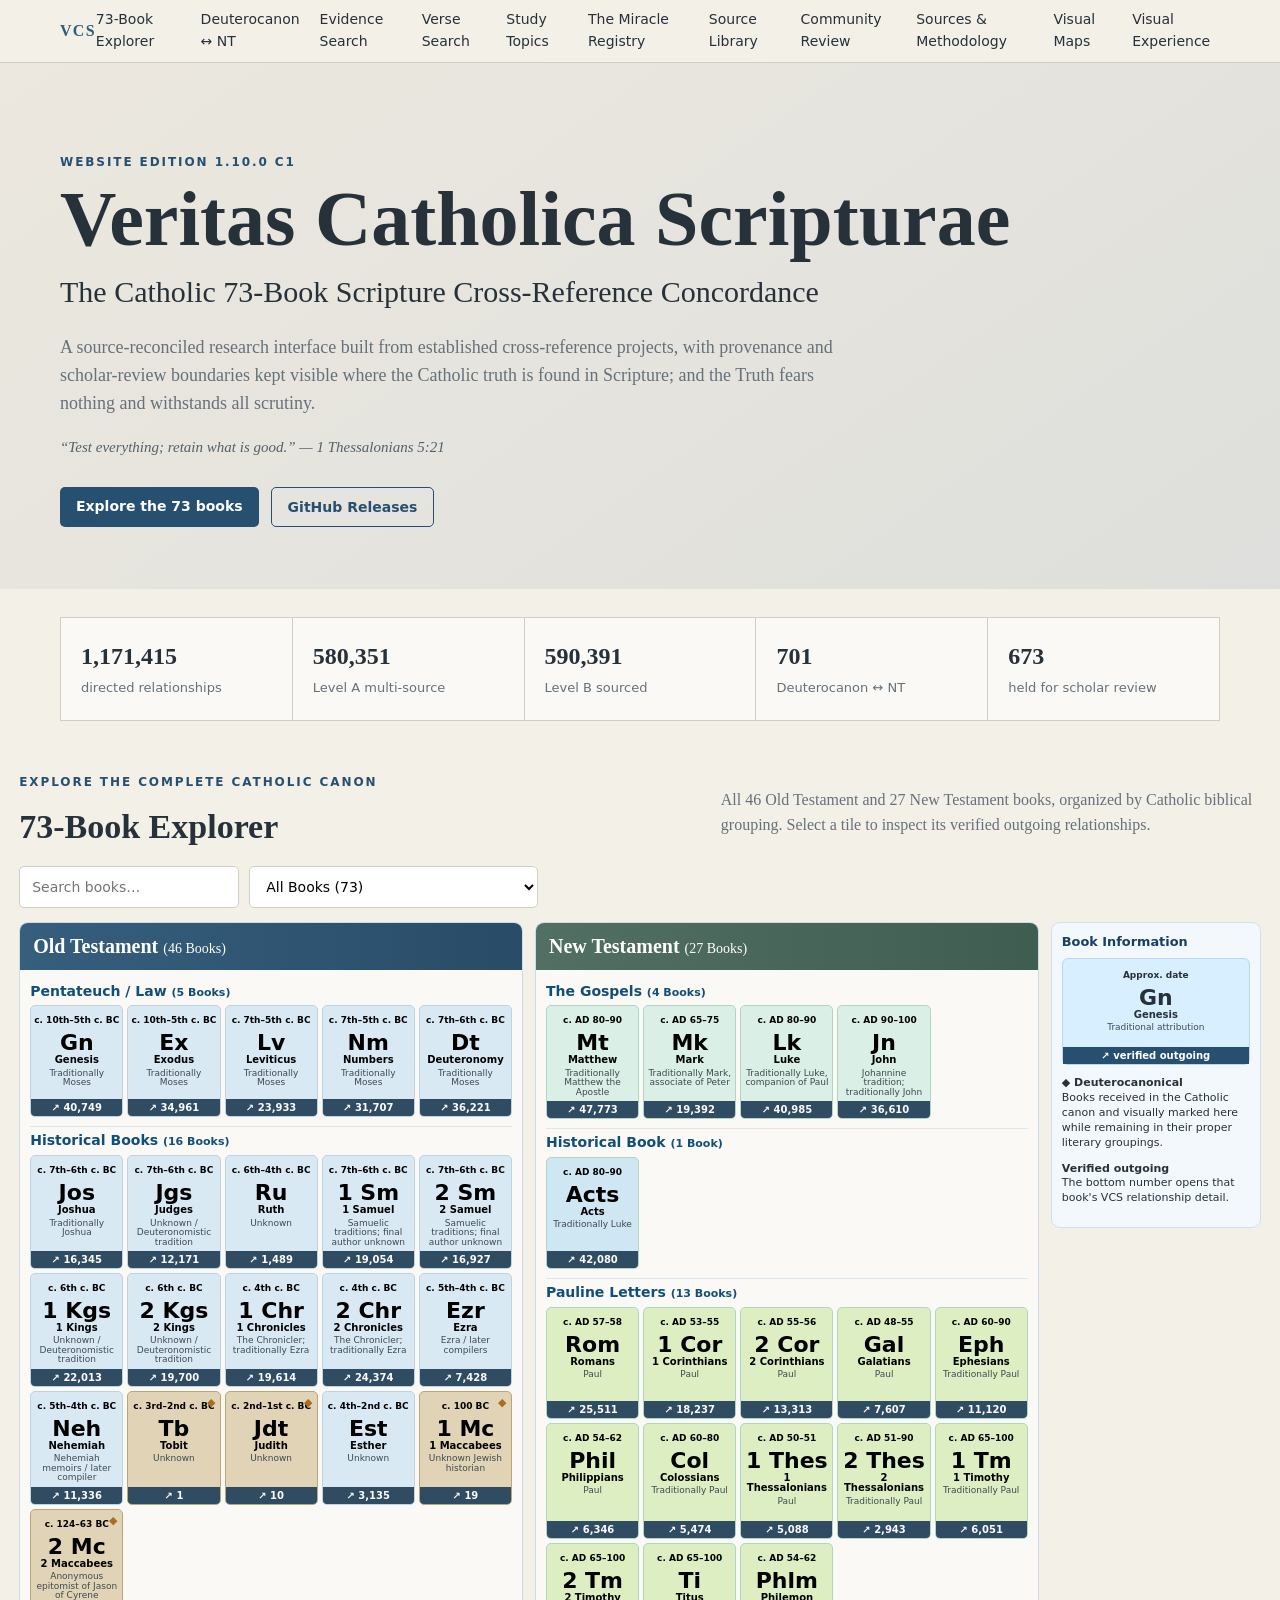
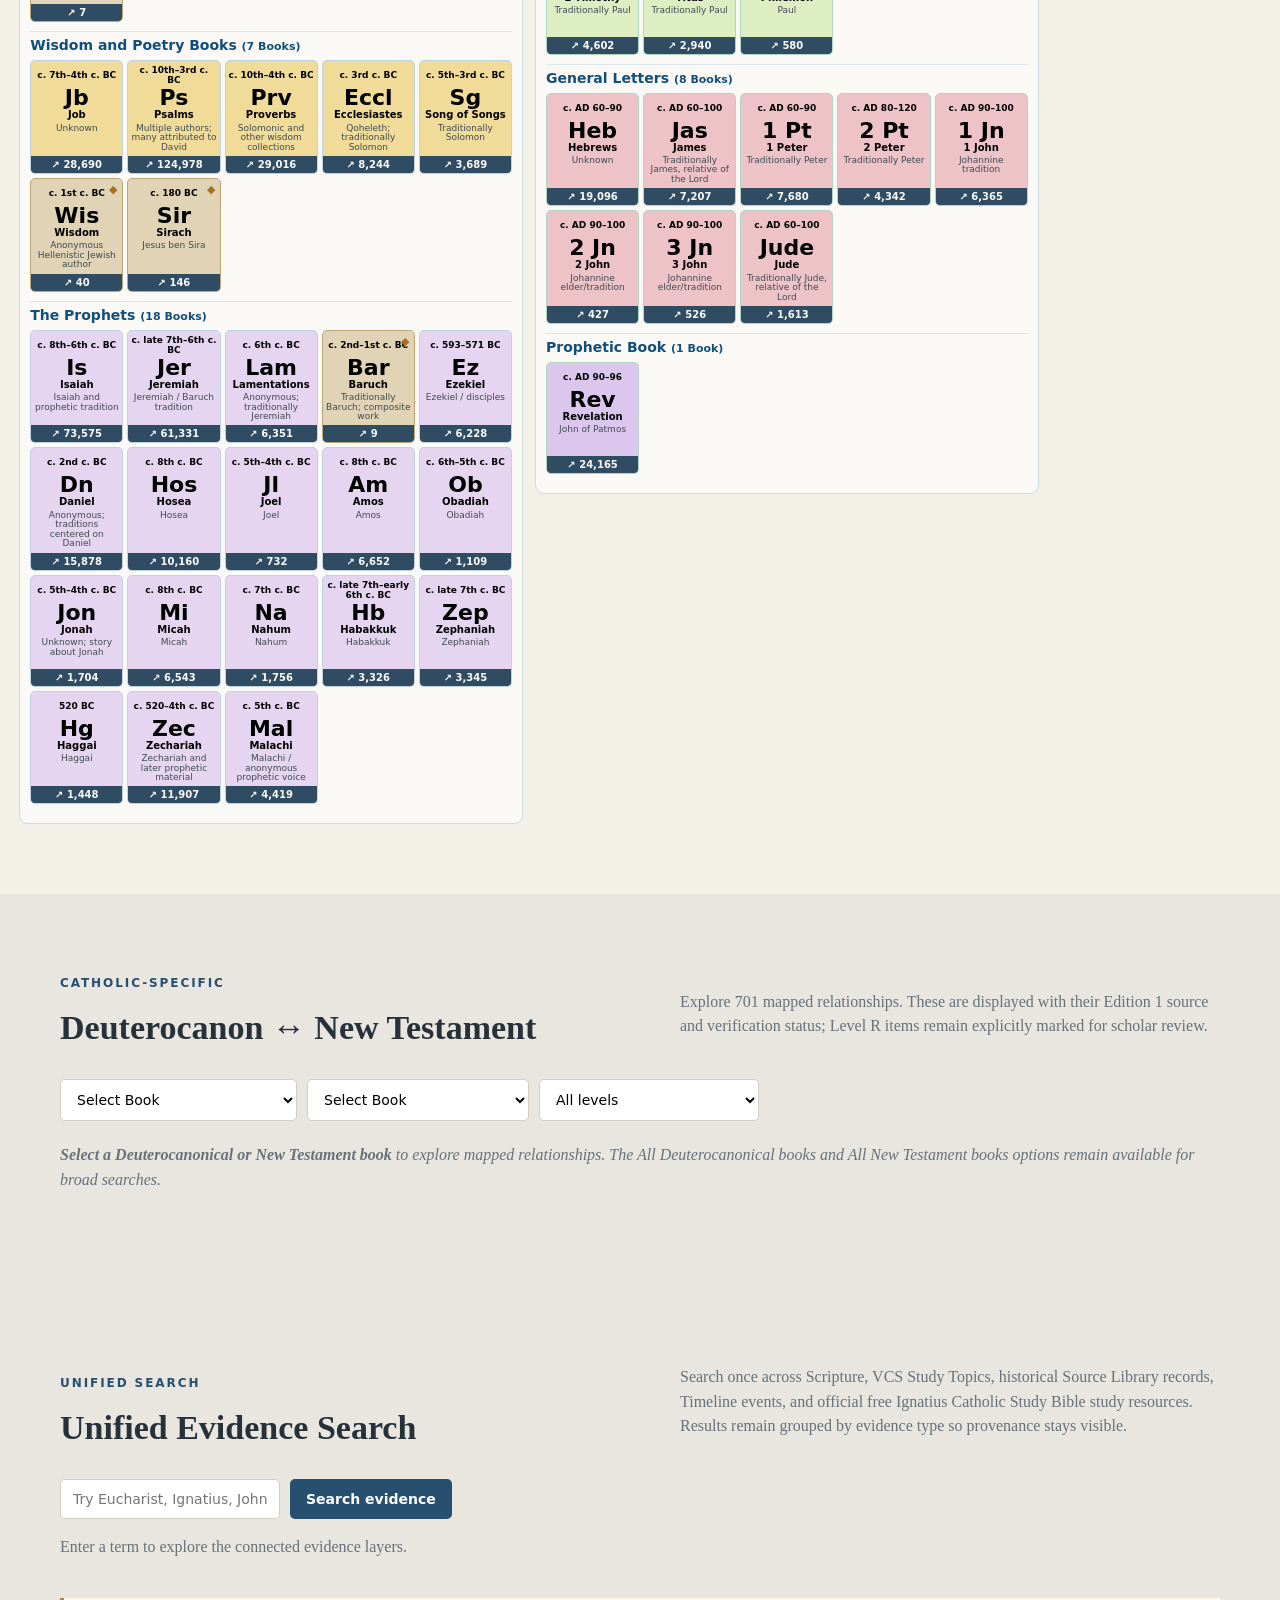
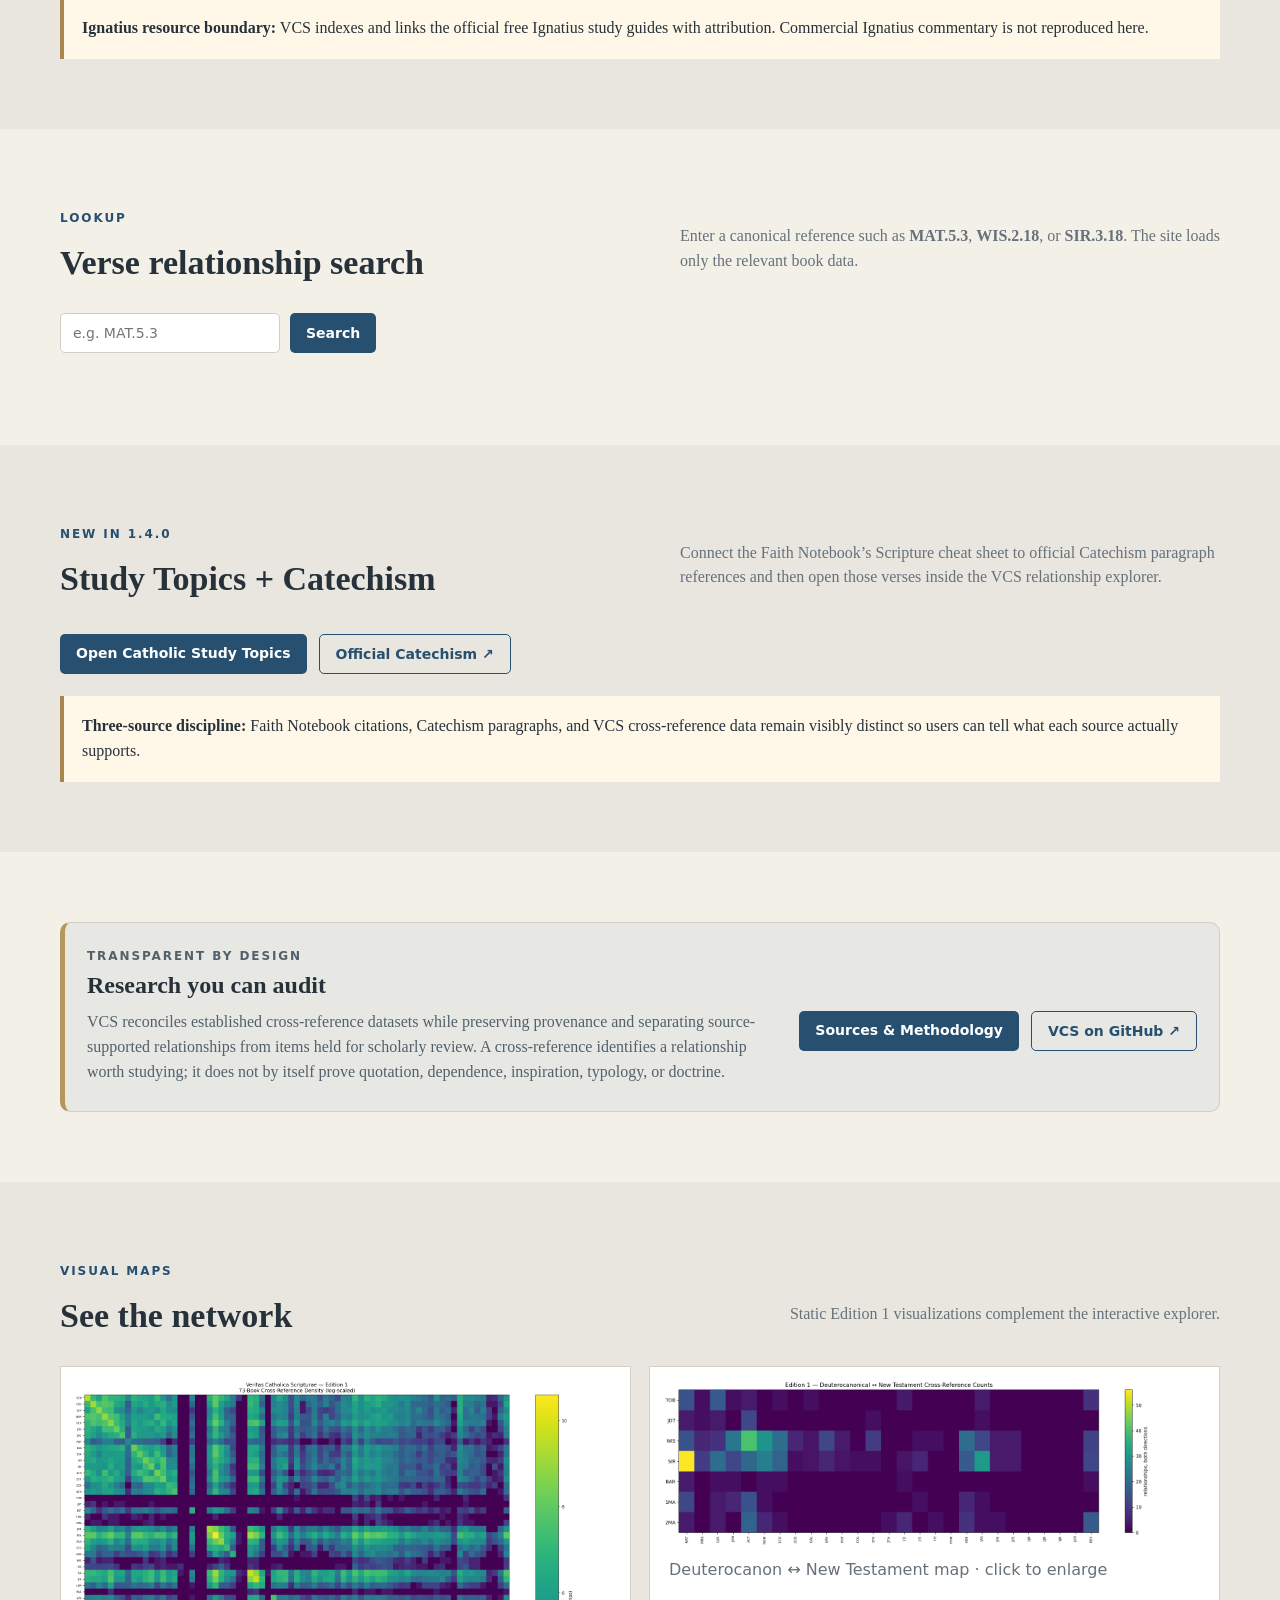
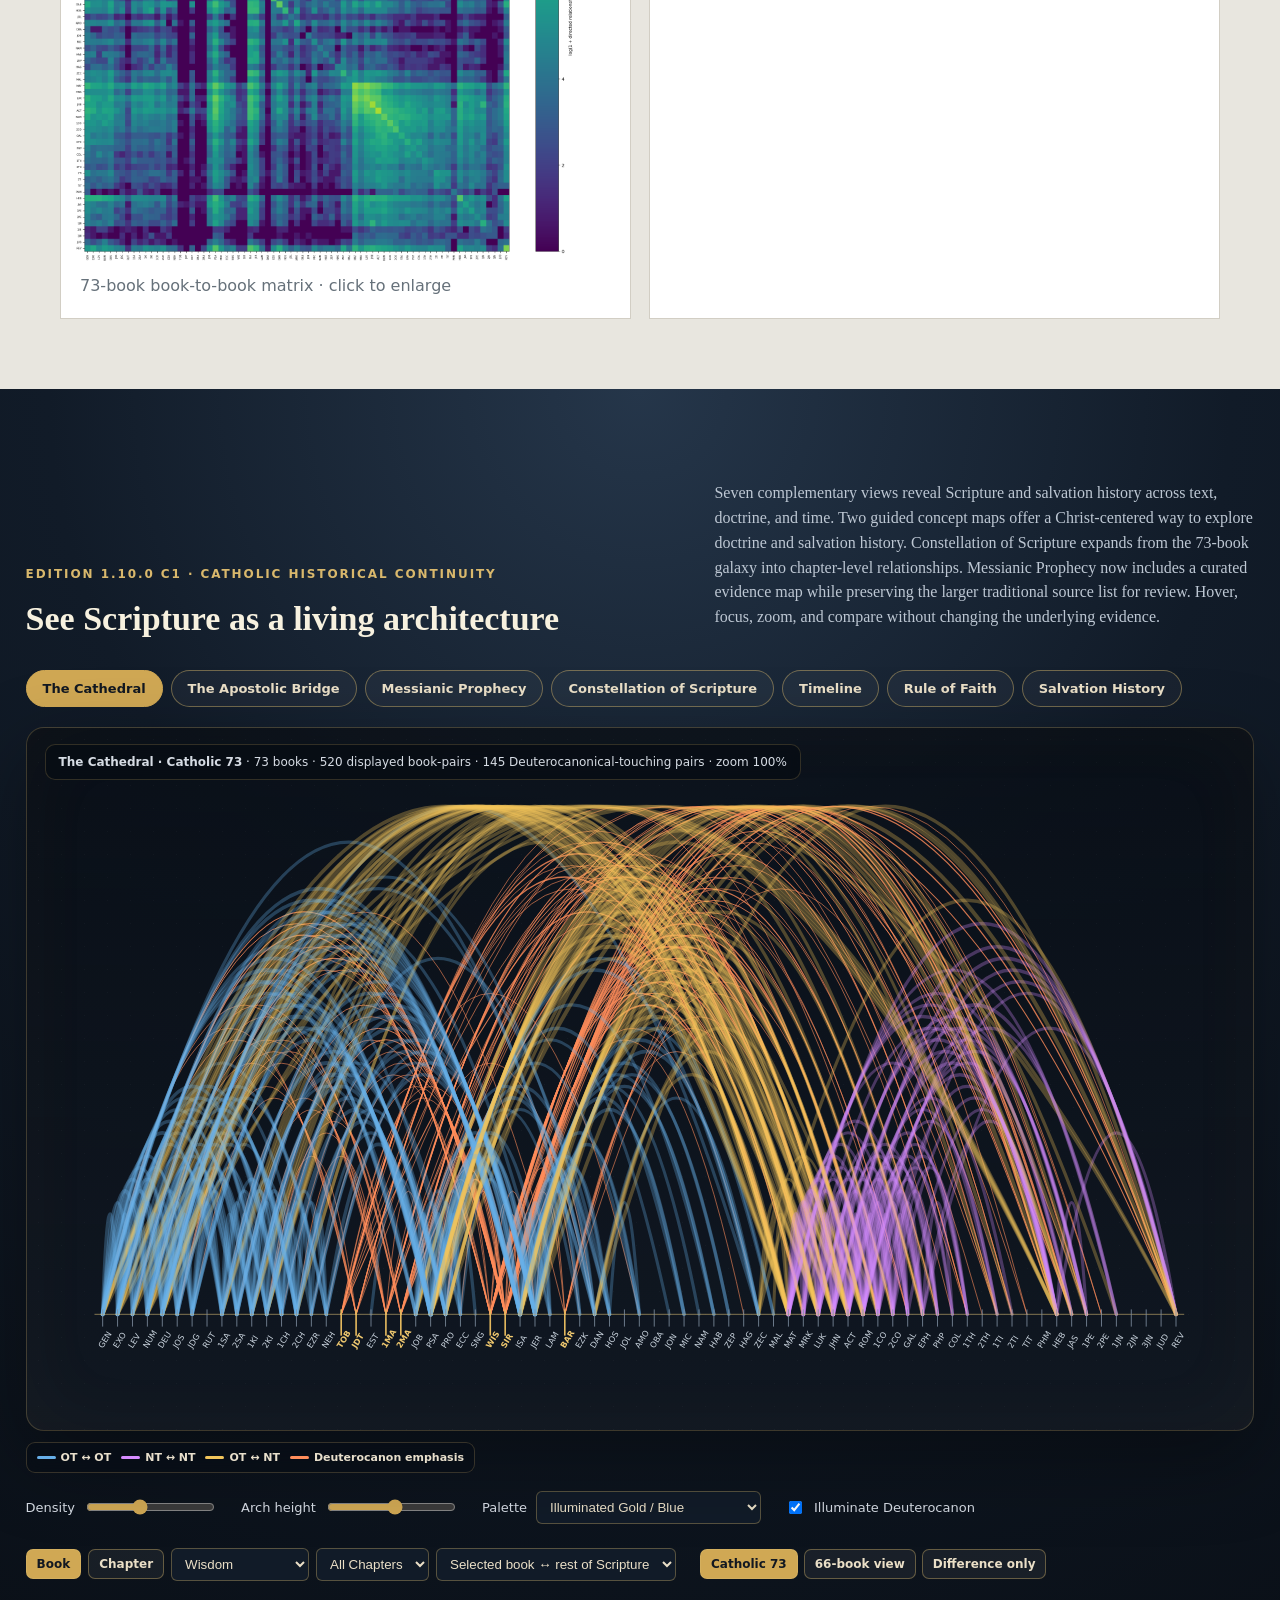
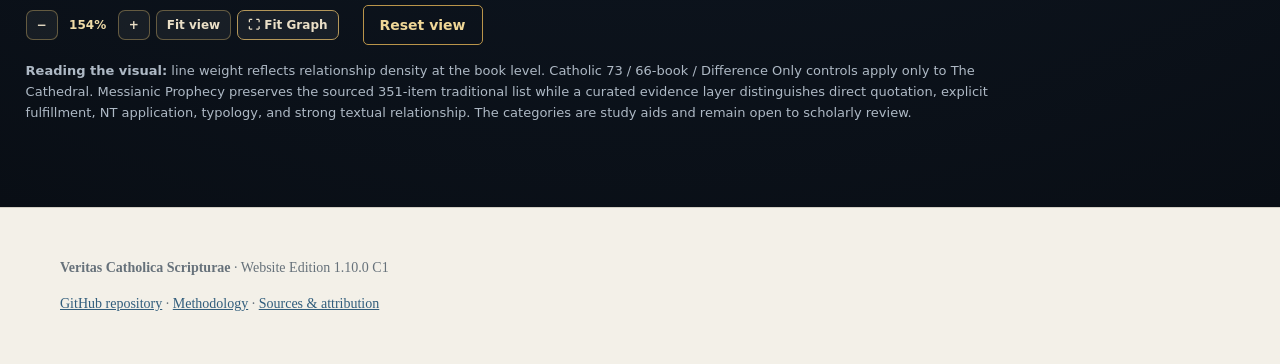
<file: docs/index.html>
<!doctype html><html lang="en"><head><meta charset="utf-8"><meta name="viewport" content="width=device-width,initial-scale=1"><meta name="description" content="A provenance-preserving Catholic 73-book Scripture cross-reference concordance."><title>Veritas Catholica Scripturae</title><link rel="stylesheet" href="assets/style.css?v=1.9.0"></head><body>
<header><div class="wrap nav"><a class="brand" href="./">VCS</a><nav><a href="#explore">73-Book Explorer</a><a href="?section=deutero#deutero">Deuterocanon ↔ NT</a><a href="?section=evidence-search#evidence-search">Evidence Search</a><a href="#search">Verse Search</a><a href="topics.html">Study Topics</a><a href="miracle-registry.html">The Miracle Registry</a><a href="source-library.html">Source Library</a><a href="sources.html">Sources & Methodology</a><a href="#visuals">Visual Maps</a><a href="#visual-experience">Visual Experience</a></nav></div></header>
<main>
<section class="hero"><div class="wrap"><p class="eyebrow">Website Edition 1.9.0</p><h1>Veritas Catholica Scripturae</h1><p class="lead">The Catholic 73-Book Scripture Cross-Reference Concordance</p><p class="sub">A source-reconciled research interface built from established cross-reference projects, with provenance and scholar-review boundaries kept visible where the Catholic truth is found in Scripture; and the Truth fears nothing and withstands all scrutiny.</p><p class="hero-scripture-motto">“Test everything; retain what is good.” — 1 Thessalonians 5:21</p><div class="actions"><a class="button" href="#explore">Explore the 73 books</a><a class="button secondary" href="https://github.com/cftrevizo/Veritas-Catholica-Scripturae/releases">GitHub Releases</a></div></div></section>
<section class="stats wrap"><div><strong>1,171,415</strong><span>directed relationships</span></div><div><strong>580,351</strong><span>Level A multi-source</span></div><div><strong>590,391</strong><span>Level B sourced</span></div><div><strong>701</strong><span>Deuterocanon ↔ NT</span></div><div><strong>673</strong><span>held for scholar review</span></div></section>
<section id="explore" class="wrap section book-explorer"><div class="sectionhead"><div><p class="eyebrow">Explore the complete Catholic canon</p><h2>73-Book Explorer</h2></div><p>All 46 Old Testament and 27 New Testament books, organized by Catholic biblical grouping. Select a tile to inspect its verified outgoing relationships.</p></div><div class="controls explorer-controls"><input id="bookFilter" placeholder="Search books…"><select id="canonFilter"><option value="all">All Books (73)</option><option value="ot">Old Testament (46)</option><option value="nt">New Testament (27)</option><option value="deutero">Highlight / Show Deuterocanonical</option></select></div><div id="bookGrid" class="bookgrid grouped-bookgrid"></div><aside class="book-info-note"><b>About dates & authorship:</b> Dates are approximate scholarly ranges. Authorship labels distinguish traditional attribution from cases where the human author or final compiler is uncertain. These are study aids, not definitions of Catholic dogma.</aside><div id="bookPanel" class="panel hidden"></div></section><section id="deutero" class="section alt"><div class="wrap"><div class="sectionhead"><div><p class="eyebrow">Catholic-specific</p><h2>Deuterocanon ↔ New Testament</h2></div><p>Explore 701 mapped relationships. These are displayed with their Edition 1 source and verification status; Level R items remain explicitly marked for scholar review.</p></div><div class="controls"><select id="deuteroBook"><option value="">Select Book</option><option value="all">All Deuterocanonical books</option></select><select id="ntBook"><option value="">Select Book</option><option value="all">All New Testament books</option></select><select id="levelFilter"><option value="all">All levels</option><option value="A">Level A</option><option value="B">Level B</option><option value="R">Scholar review</option></select></div><div id="deuteroResults" class="results"></div></div></section>
<section id="evidence-search" class="section alt"><div class="wrap"><div class="sectionhead"><div><p class="eyebrow">Unified search</p><h2>Unified Evidence Search</h2></div><p>Search once across Scripture, VCS Study Topics, historical Source Library records, Timeline events, and official free Ignatius Catholic Study Bible study resources. Results remain grouped by evidence type so provenance stays visible.</p></div><form id="evidenceSearchForm" class="searchbox evidence-searchbox"><input id="evidenceSearchInput" autocomplete="off" placeholder="Try Eucharist, Ignatius, John, Nicaea…"><button class="button" type="submit">Search evidence</button></form><div id="evidenceSearchStatus" class="evidence-search-status">Enter a term to explore the connected evidence layers.</div><div id="evidenceSearchResults" class="evidence-search-results"></div><div class="notice"><b>Ignatius resource boundary:</b> VCS indexes and links the official free Ignatius study guides with attribution. Commercial Ignatius commentary is not reproduced here.</div></div></section>
<section id="search" class="wrap section"><div class="sectionhead"><div><p class="eyebrow">Lookup</p><h2>Verse relationship search</h2></div><p>Enter a canonical reference such as <b>MAT.5.3</b>, <b>WIS.2.18</b>, or <b>SIR.3.18</b>. The site loads only the relevant book data.</p></div><form id="verseForm" class="searchbox"><input id="verseInput" autocomplete="off" placeholder="e.g. MAT.5.3"><button class="button" type="submit">Search</button></form><div id="verseResults" class="results"></div></section>
<section id="topics-callout" class="section alt"><div class="wrap"><div class="sectionhead"><div><p class="eyebrow">New in 1.4.0</p><h2>Study Topics + Catechism</h2></div><p>Connect the Faith Notebook’s Scripture cheat sheet to official Catechism paragraph references and then open those verses inside the VCS relationship explorer.</p></div><div class="actions"><a class="button" href="topics.html">Open Catholic Study Topics</a><a class="button secondary" href="https://www.vatican.va/archive/ENG0015/_INDEX.HTM" target="_blank" rel="noopener">Official Catechism ↗</a></div><div class="notice"><b>Three-source discipline:</b> Faith Notebook citations, Catechism paragraphs, and VCS cross-reference data remain visibly distinct so users can tell what each source actually supports.</div></div></section><section id="method-summary" class="wrap section method-summary"><div class="method-card"><div><p class="eyebrow">Transparent by design</p><h2>Research you can audit</h2><p>VCS reconciles established cross-reference datasets while preserving provenance and separating source-supported relationships from items held for scholarly review. A cross-reference identifies a relationship worth studying; it does not by itself prove quotation, dependence, inspiration, typology, or doctrine.</p></div><div class="actions"><a class="button" href="sources.html">Sources & Methodology</a><a class="button secondary" href="https://github.com/cftrevizo/Veritas-Catholica-Scripturae" target="_blank" rel="noopener">VCS on GitHub ↗</a></div></div></section>
<section id="visuals" class="section alt secondary-maps"><div class="wrap"><div class="sectionhead"><div><p class="eyebrow">Visual maps</p><h2>See the network</h2></div><p>Static Edition 1 visualizations complement the interactive explorer.</p></div><div class="visualgrid"><figure class="zoomable-map" tabindex="0" data-map-src="assets/73-book-matrix.png" data-map-title="73-book book-to-book matrix"><img src="assets/73-book-matrix.png" alt="73-book cross-reference matrix"><figcaption>73-book book-to-book matrix · click to enlarge</figcaption></figure><figure class="zoomable-map" tabindex="0" data-map-src="assets/deutero-nt-map.png" data-map-title="Deuterocanon ↔ New Testament map"><img src="assets/deutero-nt-map.png" alt="Deuterocanon to New Testament map"><figcaption>Deuterocanon ↔ New Testament map · click to enlarge</figcaption></figure></div></div></section>
<section id="visual-experience" class="visual-experience"><div class="wrap wide"><div class="sectionhead visualhead"><div><p class="eyebrow">Edition 1.9.0 · Catholic Historical Continuity</p><h2>See Scripture as a living architecture</h2></div><p>Seven complementary views reveal Scripture and salvation history across text, doctrine, and time. Two guided concept maps offer a Christ-centered way to explore doctrine and salvation history. Constellation of Scripture expands from the 73-book galaxy into chapter-level relationships. Messianic Prophecy now includes a curated evidence map while preserving the larger traditional source list for review. Hover, focus, zoom, and compare without changing the underlying evidence.</p></div><div class="visual-tabs"><button class="vtab active" data-v="cathedral">The Cathedral</button><button class="vtab" data-v="bridge">The Apostolic Bridge</button><button class="vtab" data-v="prophecy">Messianic Prophecy</button><button class="vtab" data-v="constellation">Constellation of Scripture</button><button class="vtab" data-v="timeline">Timeline</button><button class="vtab" data-v="rulefaith">Rule of Faith</button><button class="vtab" data-v="salvation">Salvation History</button></div><div class="visual-stage"><div id="visualMeta" class="visual-meta"></div><svg id="visualSvg" viewBox="0 -600 1400 1320" role="img" aria-label="Interactive Catholic Scripture network visualization"></svg><div id="visualTip" class="visual-tip hidden"></div></div><div id="conceptMapDetail" class="concept-map-detail hidden" aria-live="polite"></div><div id="visualLegendHost" class="visual-legend-host"></div><div class="visual-controls">
<div id="sharedGraphControls" class="context-controls">
<label>Density <input id="densityRange" type="range" min="120" max="1100" value="520" step="20"></label>
<label>Arch height <input id="archHeightRange" type="range" min="70" max="220" value="150" step="5"></label>
<label>Palette <select id="paletteSelect"><option value="illuminated">Illuminated Gold / Blue</option><option value="stained">Stained Glass</option><option value="ember">Ember / Sapphire</option><option value="mono">Ivory Monochrome</option><option value="electric">Electric Cyan / Magenta</option><option value="royal">Royal Blue / Crimson / Gold</option><option value="neon">Neon Emerald / Violet / Orange</option></select></label>
<label><input id="deuteroEmphasis" type="checkbox" checked> Illuminate Deuterocanon</label></div>
<div id="constellationControls" class="constellation-controls hidden">
<button class="mini active" data-const-mode="book">Book</button><button class="mini" data-const-mode="chapter">Chapter</button>
<select id="constBookSelect" aria-label="Choose a book"></select>
<select id="constChapterSelect" aria-label="Select Chapter"><option value="all">All Chapters</option></select>
<select id="constScopeSelect" aria-label="Choose chapter relationship scope"><option value="external">Selected book ↔ rest of Scripture</option><option value="internal">Within selected book</option><option value="all">Both</option></select>
</div><div id="canonCompareControls" class="canon-compare-controls"><button class="mini active" data-canon="73">Catholic 73</button><button class="mini" data-canon="66">66-book view</button><button class="mini" data-canon="diff">Difference only</button></div>
<div id="timelineControls" class="timeline-controls hidden"><div class="timeline-filter-group"><div class="timeline-filter-title">Historical Scope</div><div class="timeline-scope"><button class="mini active" data-timeline-scope="all">All History</button><button class="mini active" data-timeline-scope="ot">Old Testament</button><button class="mini active" data-timeline-scope="apostolic">NT & Apostolic Age</button><button class="mini active" data-timeline-scope="church">Church History</button></div></div><div class="timeline-filter-group"><div class="timeline-filter-title">Detail / Importance</div><div id="timelineImportance" class="timeline-importance"><button class="mini active" data-timeline-importance="foundational">Foundational</button><button class="mini active" data-timeline-importance="major">Major</button><button class="mini" data-timeline-importance="significant">Significant</button><button class="mini" data-timeline-importance="detailed">Detailed</button><button class="mini" data-timeline-importance="source">Source-Level</button></div></div><div class="timeline-filter-group"><div class="timeline-filter-title">Event Categories</div><div id="timelineCategories" class="timeline-categories"></div><div class="timeline-category-actions"><button id="timelineDeselectCats" class="mini">Clear categories</button><button id="timelineShowAllCats" class="mini">Show all categories</button></div></div><div id="timelineDetail" class="timeline-detail"><b>Semantic zoom timeline</b><span>Zoom closer or increase Detail to reveal more events. Select an event for its historical note and source layer.</span></div></div><div class="zoom-controls"><button id="zoomOut" class="mini" title="Zoom out">−</button><span id="zoomLabel">100%</span><button id="zoomIn" class="mini">+</button><button id="resetZoom" class="mini">Fit view</button><button id="fitVisual" class="mini" title="Fit the complete rendered graph to the available viewport">⛶ Fit Graph</button></div>
<button id="resetVisual" class="button secondary">Reset view</button>
</div><div class="visual-caption"><b>Reading the visual:</b> line weight reflects relationship density at the book level. Catholic 73 / 66-book / Difference Only controls apply only to The Cathedral. Messianic Prophecy preserves the sourced 351-item traditional list while a curated evidence layer distinguishes direct quotation, explicit fulfillment, NT application, typology, and strong textual relationship. The categories are study aids and remain open to scholarly review.</div></div></section>
</main><div id="mapLightbox" class="map-lightbox hidden" aria-hidden="true"><div class="map-lightbox-bar"><strong id="mapLightboxTitle">Visual map</strong><div><button id="mapZoomOut" class="mini">−</button><span id="mapZoomLabel">100%</span><button id="mapZoomIn" class="mini">+</button><button id="mapZoomReset" class="mini">Reset</button><button id="mapClose" class="mini">Close</button></div></div><div id="mapViewport" class="map-viewport"><img id="mapLightboxImg" alt="Enlarged visual map"></div></div><footer><div class="wrap"><p><b>Veritas Catholica Scripturae</b> · Website Edition 1.9.0</p><p><a href="https://github.com/cftrevizo/Veritas-Catholica-Scripturae">GitHub repository</a> · <a href="https://github.com/cftrevizo/Veritas-Catholica-Scripturae/blob/main/METHODOLOGY.md">Methodology</a> · <a href="https://github.com/cftrevizo/Veritas-Catholica-Scripturae/blob/main/NOTICE.md">Sources & attribution</a></p></div></footer><script src="assets/timeline.js?v=1.9.0"></script><script src="assets/app.js?v=1.9.0"></script><script src="assets/concept-maps.js?v=1.9.0"></script><script src="assets/deutero-bridge.js?v=1.7.0rc2-r2"></script><script src="assets/evidence-search.js?v=1.9.0"></script><script src="assets/miracle-search-bridge.js?v=1.9.0"></script><script src="assets/miracle-context-links.js?v=1.9.0"></script><script src="assets/evidence-search-controls.js?v=1.7.0c1g"></script><script src="assets/timeline-readiness.js?v=1.10.0c1"></script><script src="assets/vcs-110-bootstrap.js?v=1.10.0c1"></script></body></html>
</file>
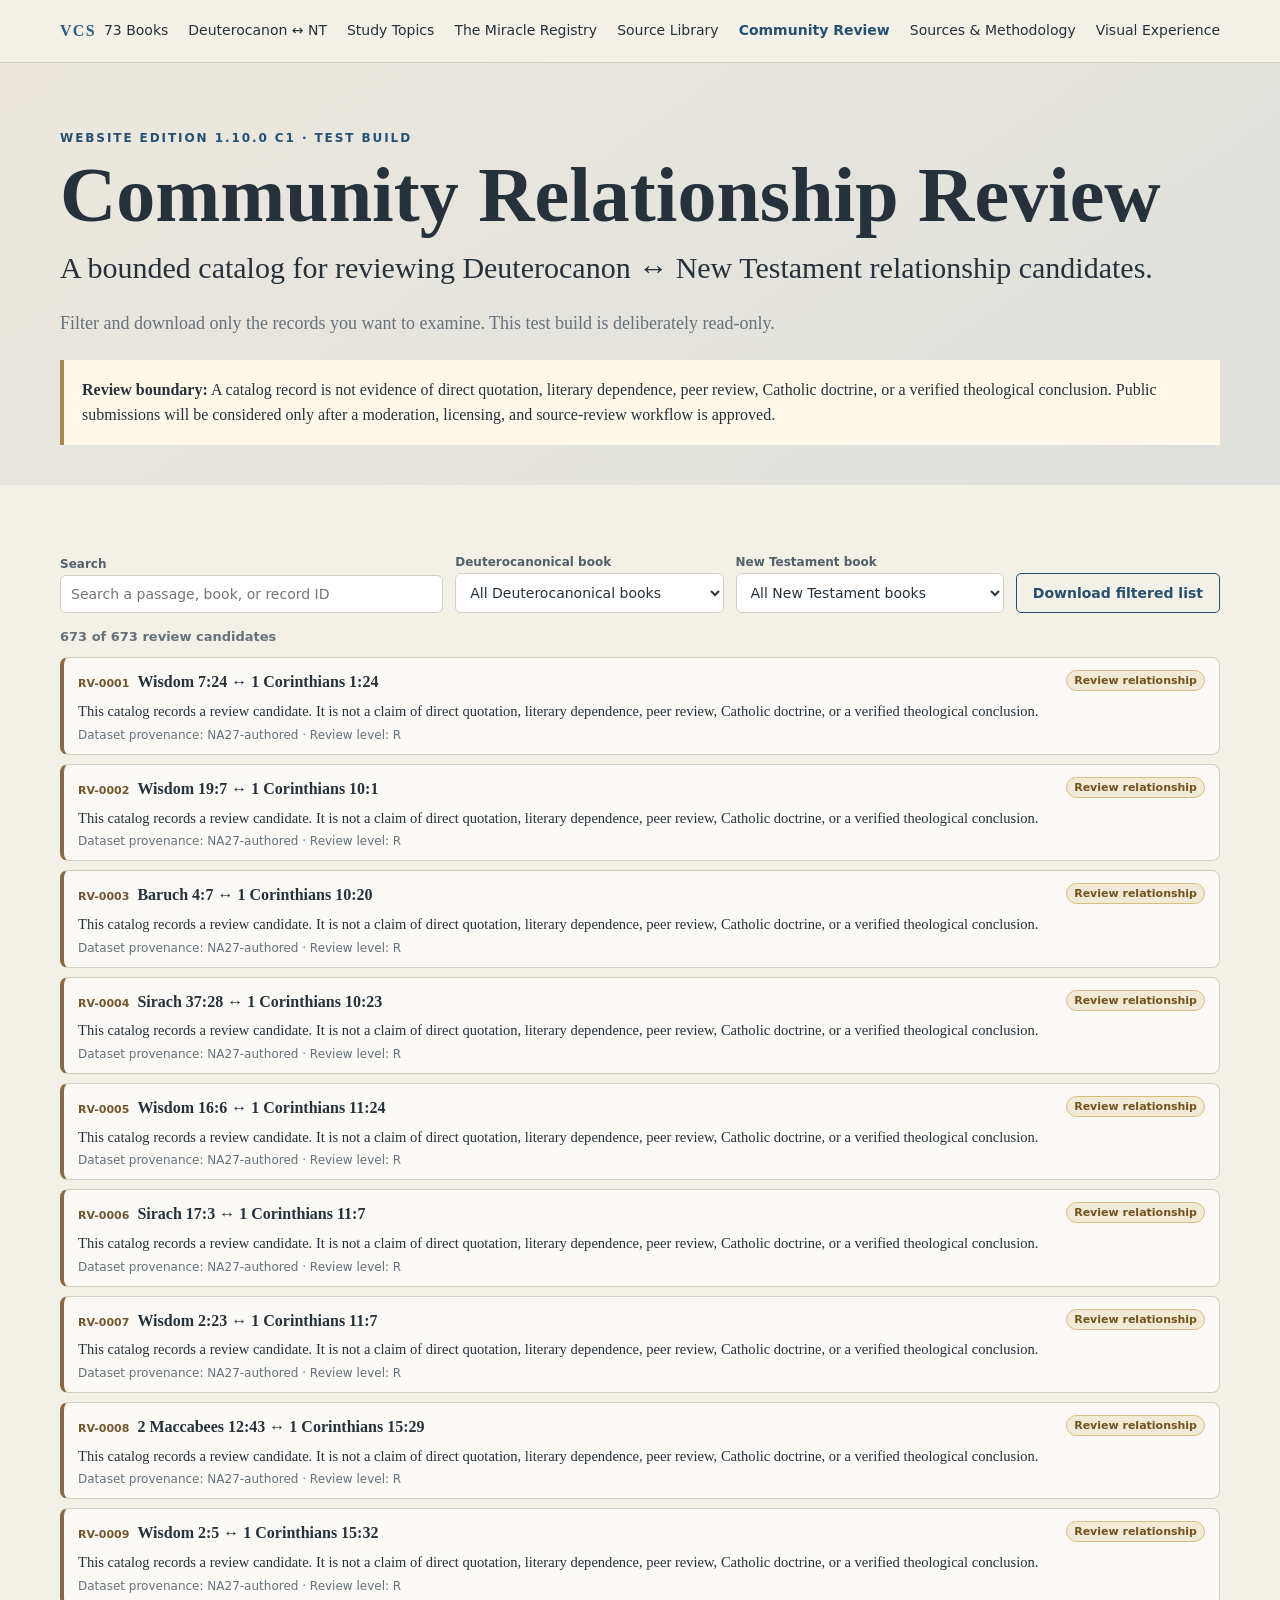
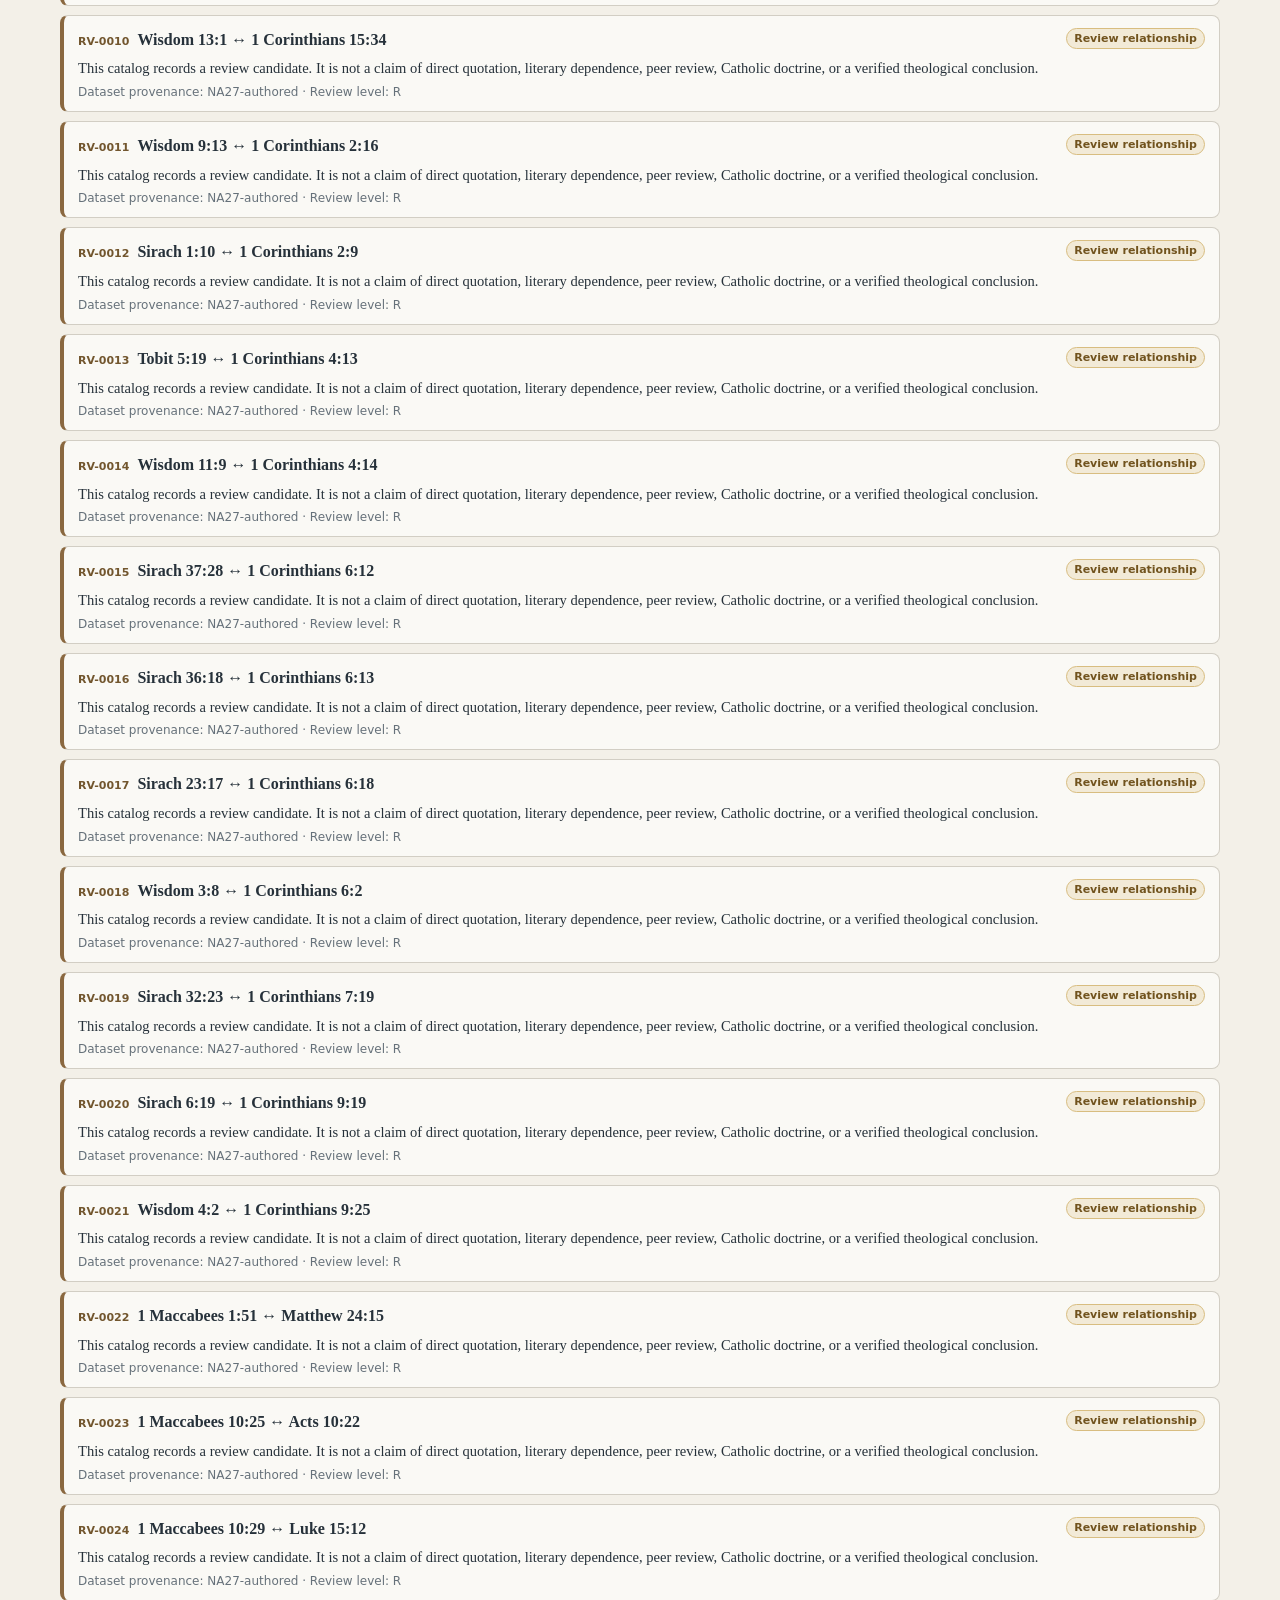
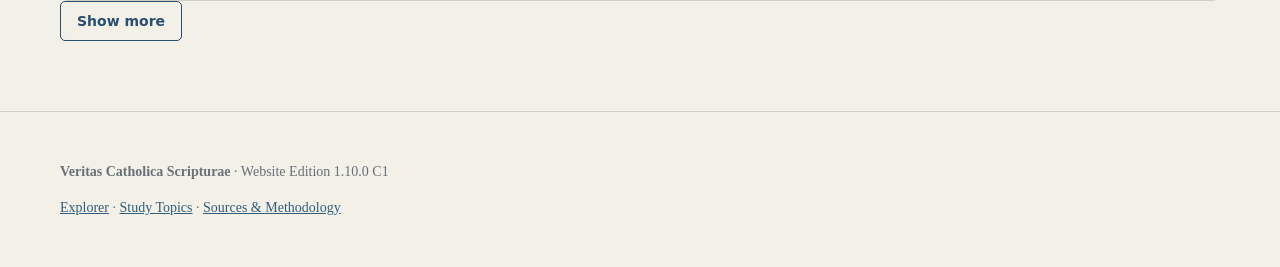
<file: docs/community-review.html>
<!doctype html>
<html lang="en">
<head>
  <meta charset="utf-8"><meta name="viewport" content="width=device-width, initial-scale=1">
  <title>Community Review · Veritas Catholica Scripturae</title>
  <link rel="stylesheet" href="assets/style.css?v=1.10.0c1">
</head>
<body>
<header><div class="wrap nav"><a class="brand" href="./">VCS</a><nav><a href="./#explore">73 Books</a><a href="./#deutero">Deuterocanon ↔ NT</a><a href="topics.html">Study Topics</a><a href="miracle-registry.html">The Miracle Registry</a><a href="source-library.html">Source Library</a><a href="community-review.html" aria-current="page">Community Review</a><a href="sources.html">Sources & Methodology</a><a href="./#visual-experience">Visual Experience</a></nav></div></header>
<main>
  <section class="hero compact"><div class="wrap"><p class="eyebrow">Website Edition 1.10.0 C1 · Test build</p><h1>Community Relationship Review</h1><p class="lead">A bounded catalog for reviewing Deuterocanon ↔ New Testament relationship candidates.</p><p class="sub">Filter and download only the records you want to examine. This test build is deliberately read-only.</p><div class="notice"><b>Review boundary:</b> A catalog record is not evidence of direct quotation, literary dependence, peer review, Catholic doctrine, or a verified theological conclusion. Public submissions will be considered only after a moderation, licensing, and source-review workflow is approved.</div></div></section>
  <section class="wrap section"><div class="review-toolbar"><label>Search<input id="reviewSearch" type="search" placeholder="Search a passage, book, or record ID"></label><label>Deuterocanonical book<select id="reviewDeutero"></select></label><label>New Testament book<select id="reviewNt"></select></label><button id="reviewDownload" class="button secondary" type="button">Download filtered list</button></div><p id="reviewCount" class="review-count" aria-live="polite">Loading catalog…</p><div id="reviewResults" class="review-results"></div><button id="reviewMore" class="button secondary" type="button">Show more</button></section>
</main>
<footer><div class="wrap"><p><b>Veritas Catholica Scripturae</b> · Website Edition 1.10.0 C1</p><p><a href="./">Explorer</a> · <a href="topics.html">Study Topics</a> · <a href="sources.html">Sources & Methodology</a></p></div></footer>
<script src="assets/community-review.js?v=1.10.0c1"></script>
</body></html>
</file>
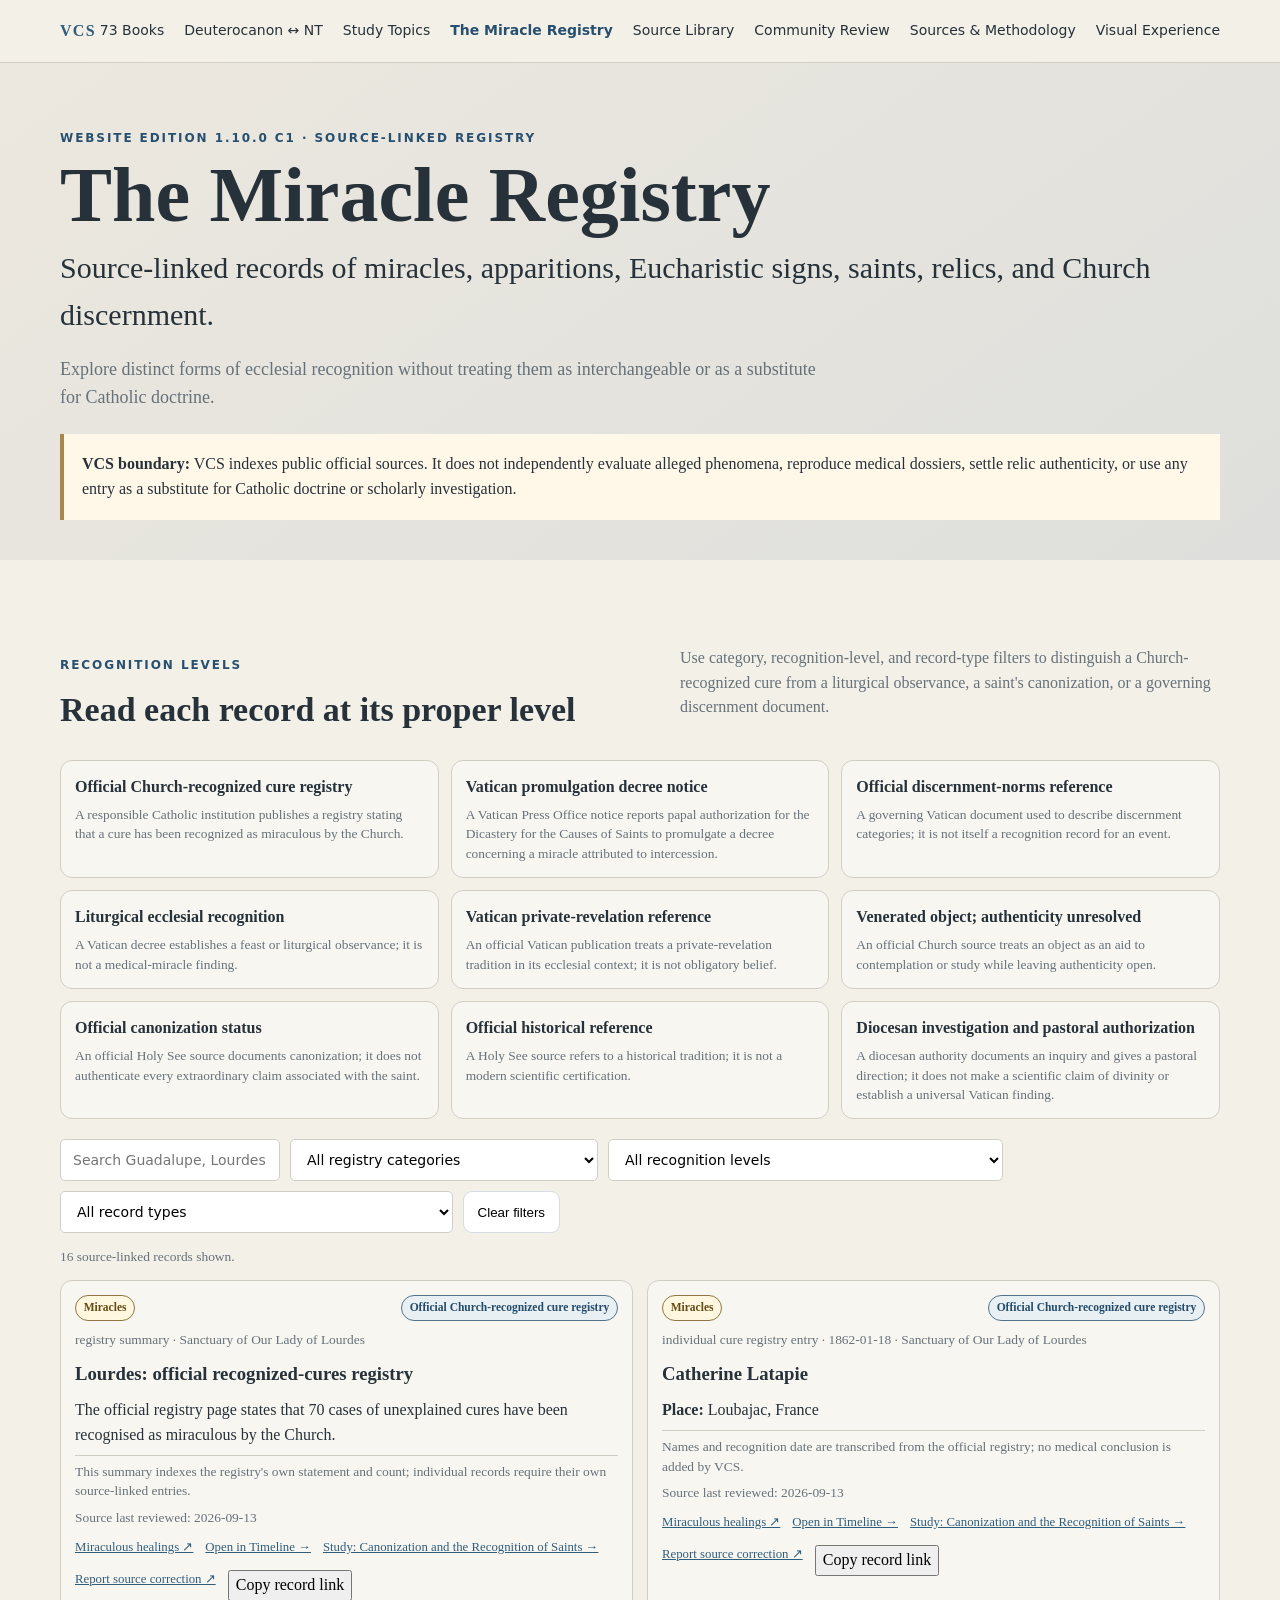
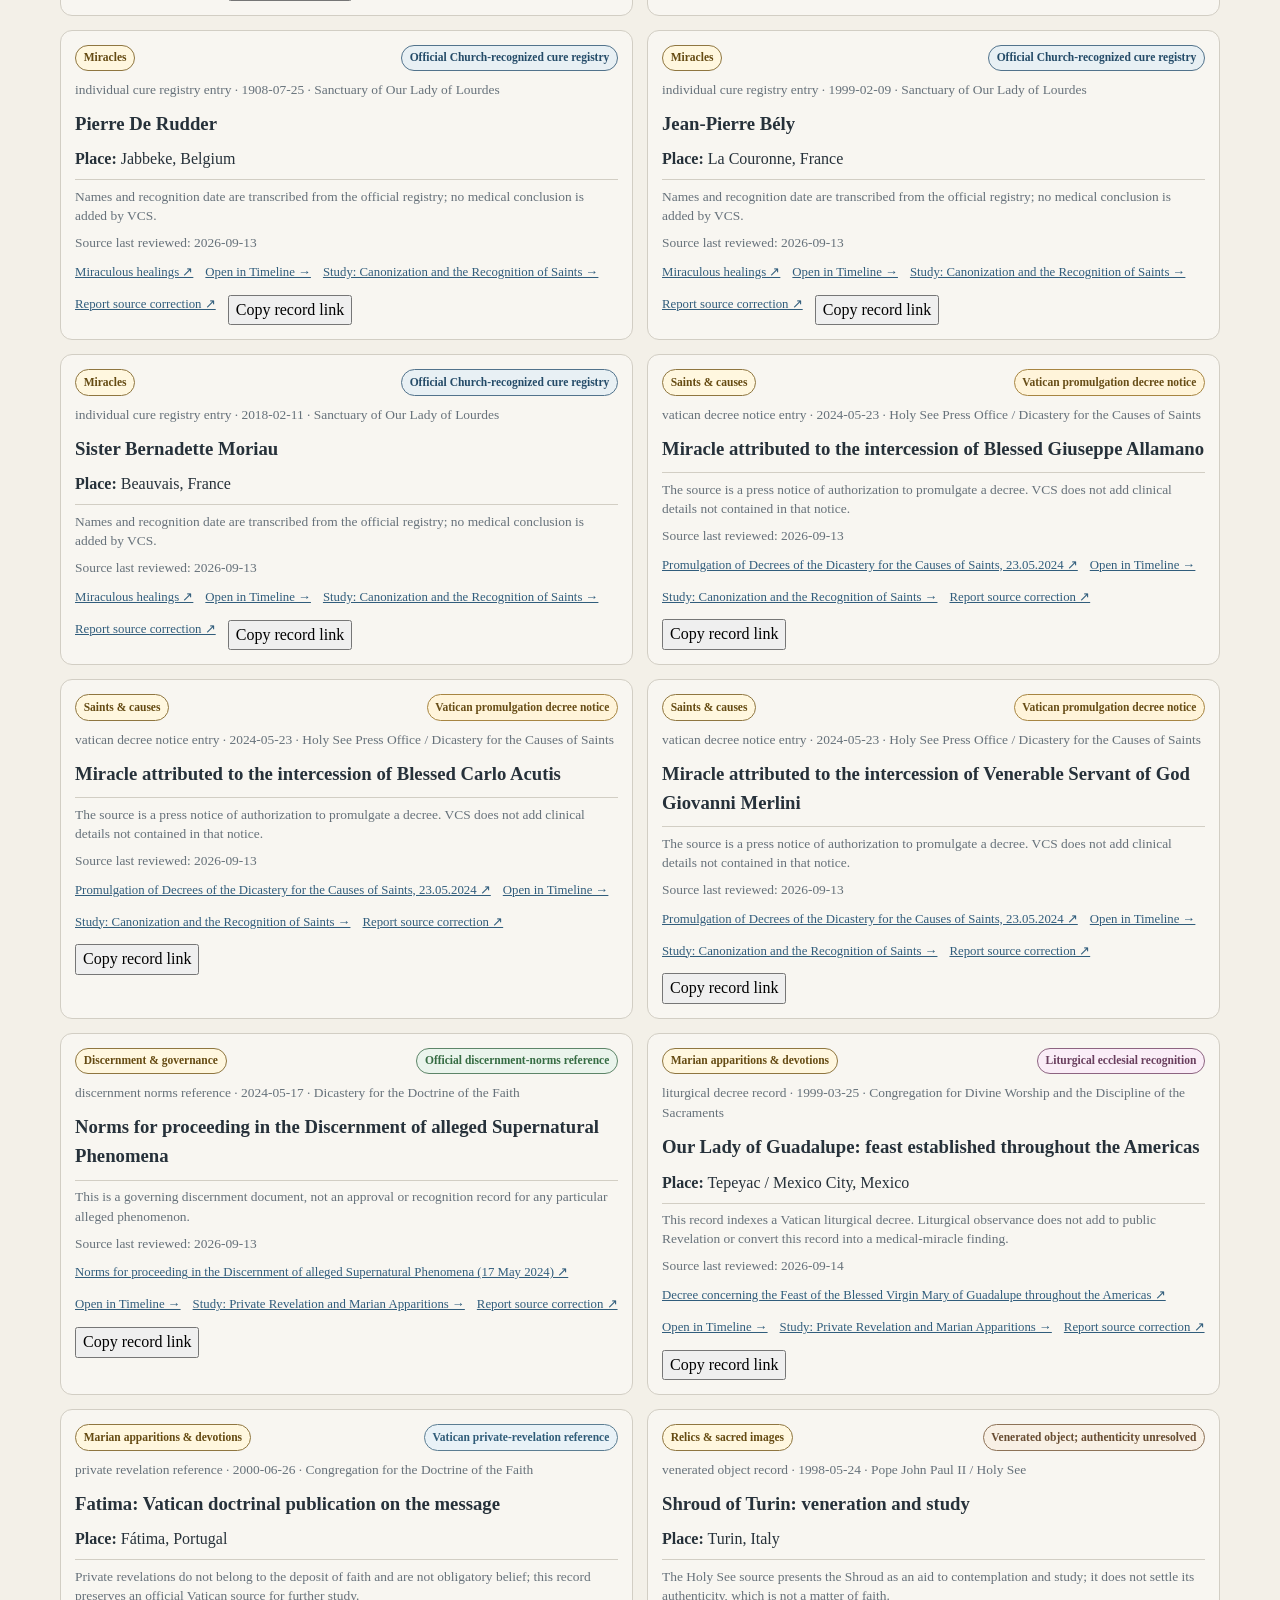
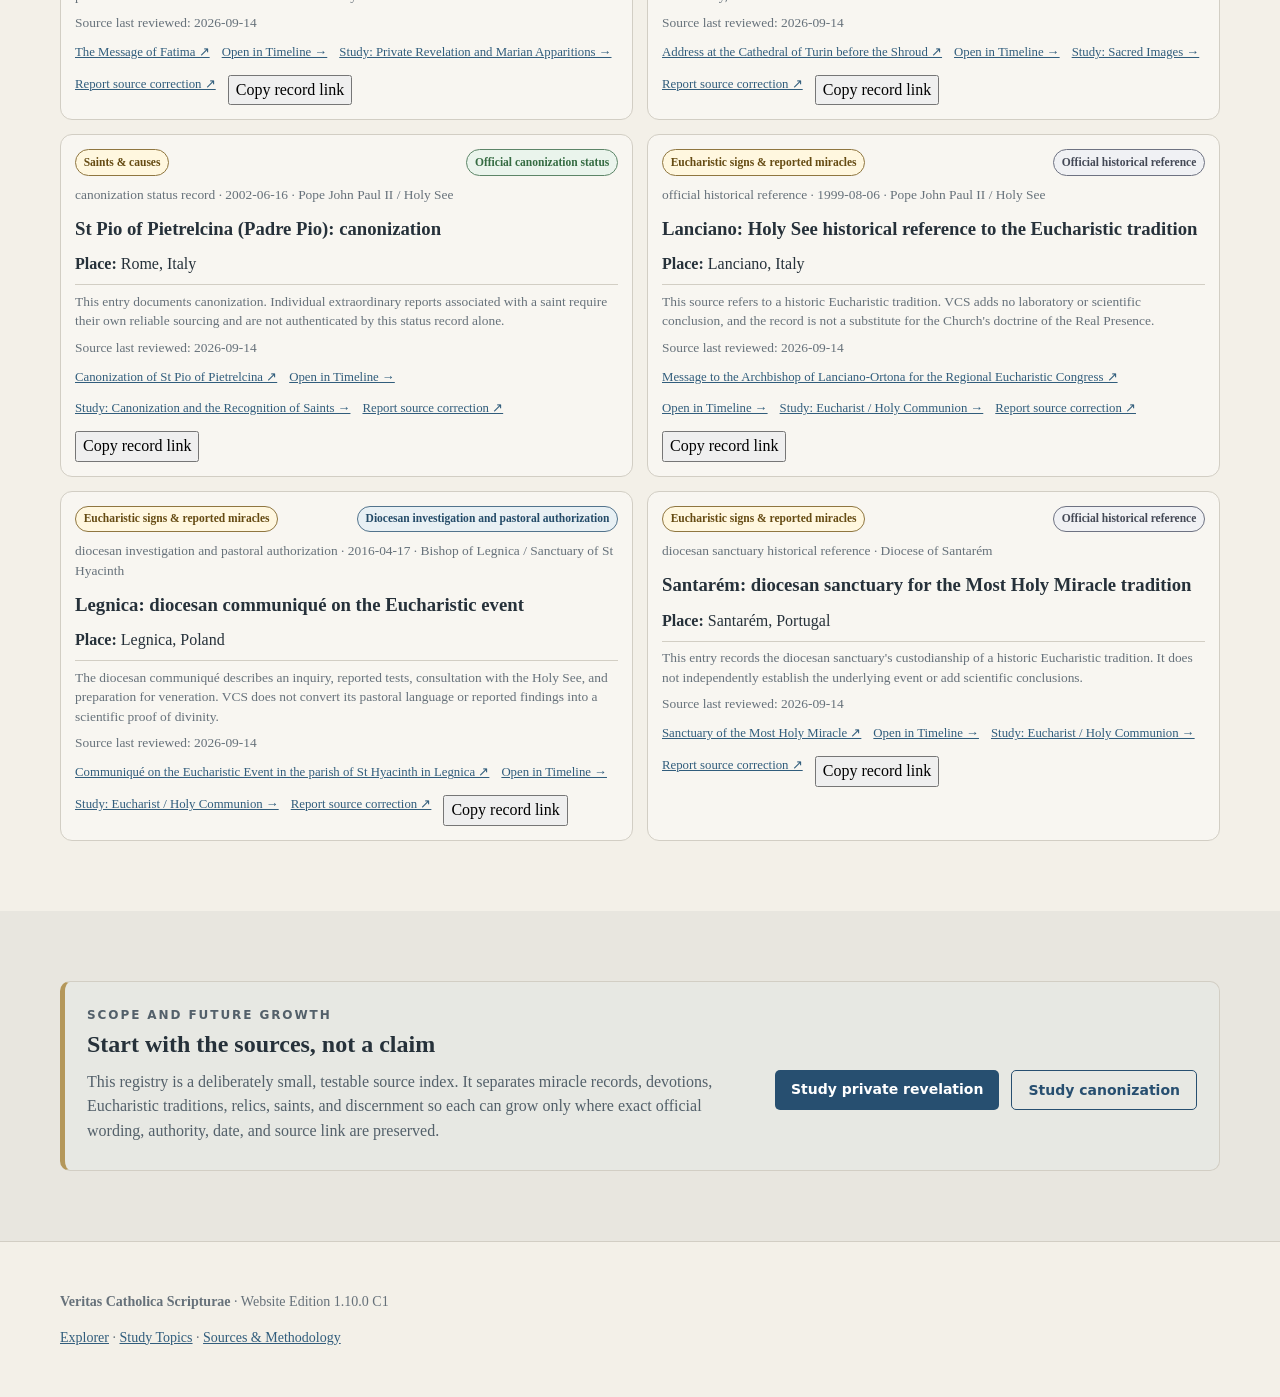
<file: docs/miracle-registry.html>
<!doctype html><html lang="en"><head><meta charset="utf-8"><meta name="viewport" content="width=device-width,initial-scale=1"><meta name="description" content="Source-linked Catholic records for miracles, apparitions, Eucharistic signs, saints, relics, and discernment."><title>The Miracle Registry · Veritas Catholica Scripturae</title><link rel="stylesheet" href="assets/style.css?v=1.9.0"></head><body>
<header><div class="wrap nav"><a class="brand" href="./">VCS</a><nav><a href="./#explore">73 Books</a><a href="./#deutero">Deuterocanon ↔ NT</a><a href="topics.html">Study Topics</a><a href="miracle-registry.html" aria-current="page">The Miracle Registry</a><a href="source-library.html">Source Library</a><a href="sources.html">Sources & Methodology</a><a href="./#visual-experience">Visual Experience</a></nav></div></header>
<main><section class="hero compact"><div class="wrap"><p class="eyebrow">Website Edition 1.9.0 · Source-linked registry</p><h1>The Miracle Registry</h1><p class="lead">Source-linked records of miracles, apparitions, Eucharistic signs, saints, relics, and Church discernment.</p><p class="sub">Explore distinct forms of ecclesial recognition without treating them as interchangeable or as a substitute for Catholic doctrine.</p><div class="notice"><b>VCS boundary:</b> VCS indexes public official sources. It does not independently evaluate alleged phenomena, reproduce medical dossiers, settle relic authenticity, or use any entry as a substitute for Catholic doctrine or scholarly investigation.</div></div></section>
<section class="wrap section"><div class="sectionhead"><div><p class="eyebrow">Recognition levels</p><h2>Read each record at its proper level</h2></div><p>Use category, recognition-level, and record-type filters to distinguish a Church-recognized cure from a liturgical observance, a saint's canonization, or a governing discernment document.</p></div><div id="miracleLevelKey" class="registry-level-key"></div><div class="controls registry-controls"><input id="miracleSearch" placeholder="Search Guadalupe, Lourdes, Lanciano, Padre Pio…"><select id="miracleCategory"><option value="all">All registry categories</option></select><select id="miracleLevel"><option value="all">All recognition levels</option></select><select id="miracleType"><option value="all">All record types</option></select><button id="clearMiracleFilters" type="button" class="smallbtn">Clear filters</button></div><p id="miracleStatus" class="registry-status" aria-live="polite">Loading source-linked registry records…</p><div id="miracleResults" class="registry-results"></div></section>
<section class="section alt"><div class="wrap"><div class="method-card"><div><p class="eyebrow">Scope and future growth</p><h2>Start with the sources, not a claim</h2><p>This registry is a deliberately small, testable source index. It separates miracle records, devotions, Eucharistic traditions, relics, saints, and discernment so each can grow only where exact official wording, authority, date, and source link are preserved.</p></div><div class="actions"><a class="button" href="topics.html?topic=Private%20Revelation%20and%20Marian%20Apparitions">Study private revelation</a><a class="button secondary" href="topics.html?topic=Canonization%20and%20the%20Recognition%20of%20Saints">Study canonization</a></div></div></div></section></main>
<footer><div class="wrap"><p><b>Veritas Catholica Scripturae</b> · Website Edition 1.9.0</p><p><a href="./">Explorer</a> · <a href="topics.html">Study Topics</a> · <a href="sources.html">Sources & Methodology</a></p></div></footer><script src="assets/miracle-registry.js?v=1.9.0"></script><script src="assets/vcs-110-bootstrap.js?v=1.10.0c1"></script></body></html>
</file>
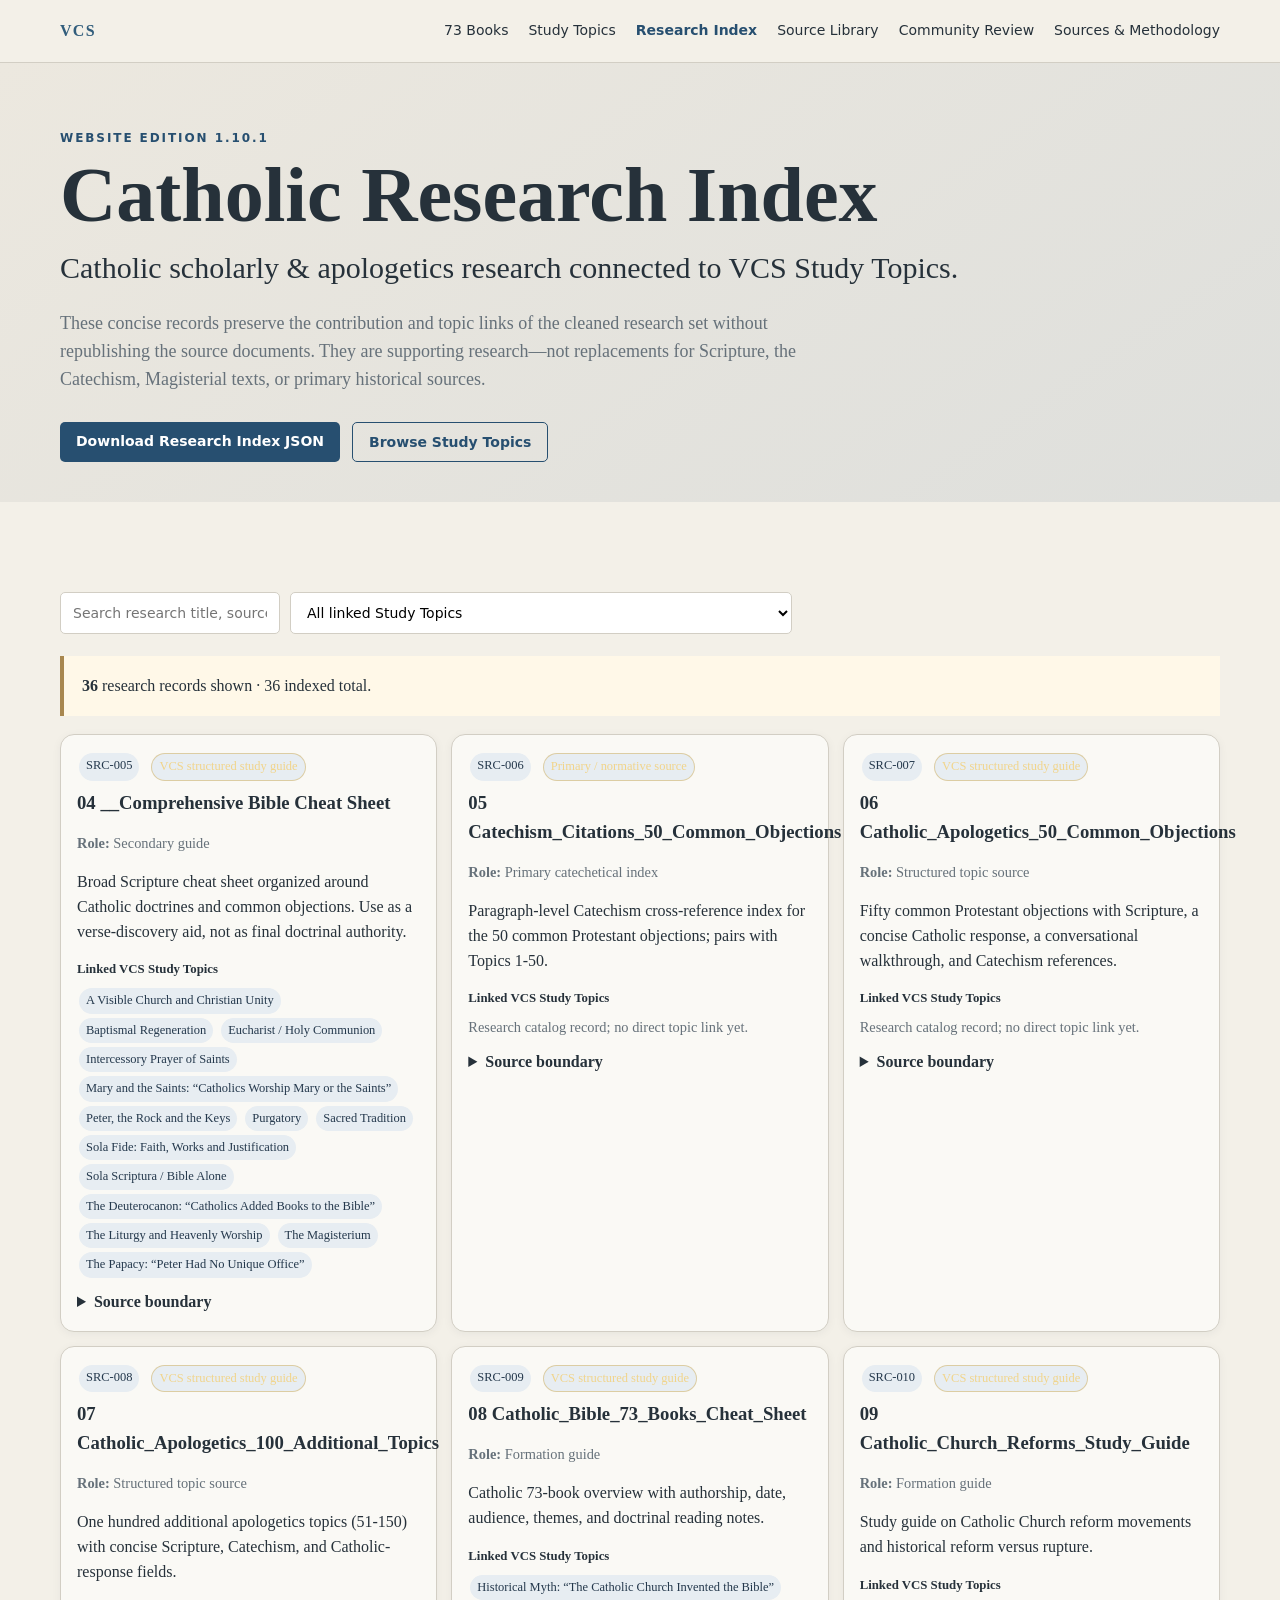
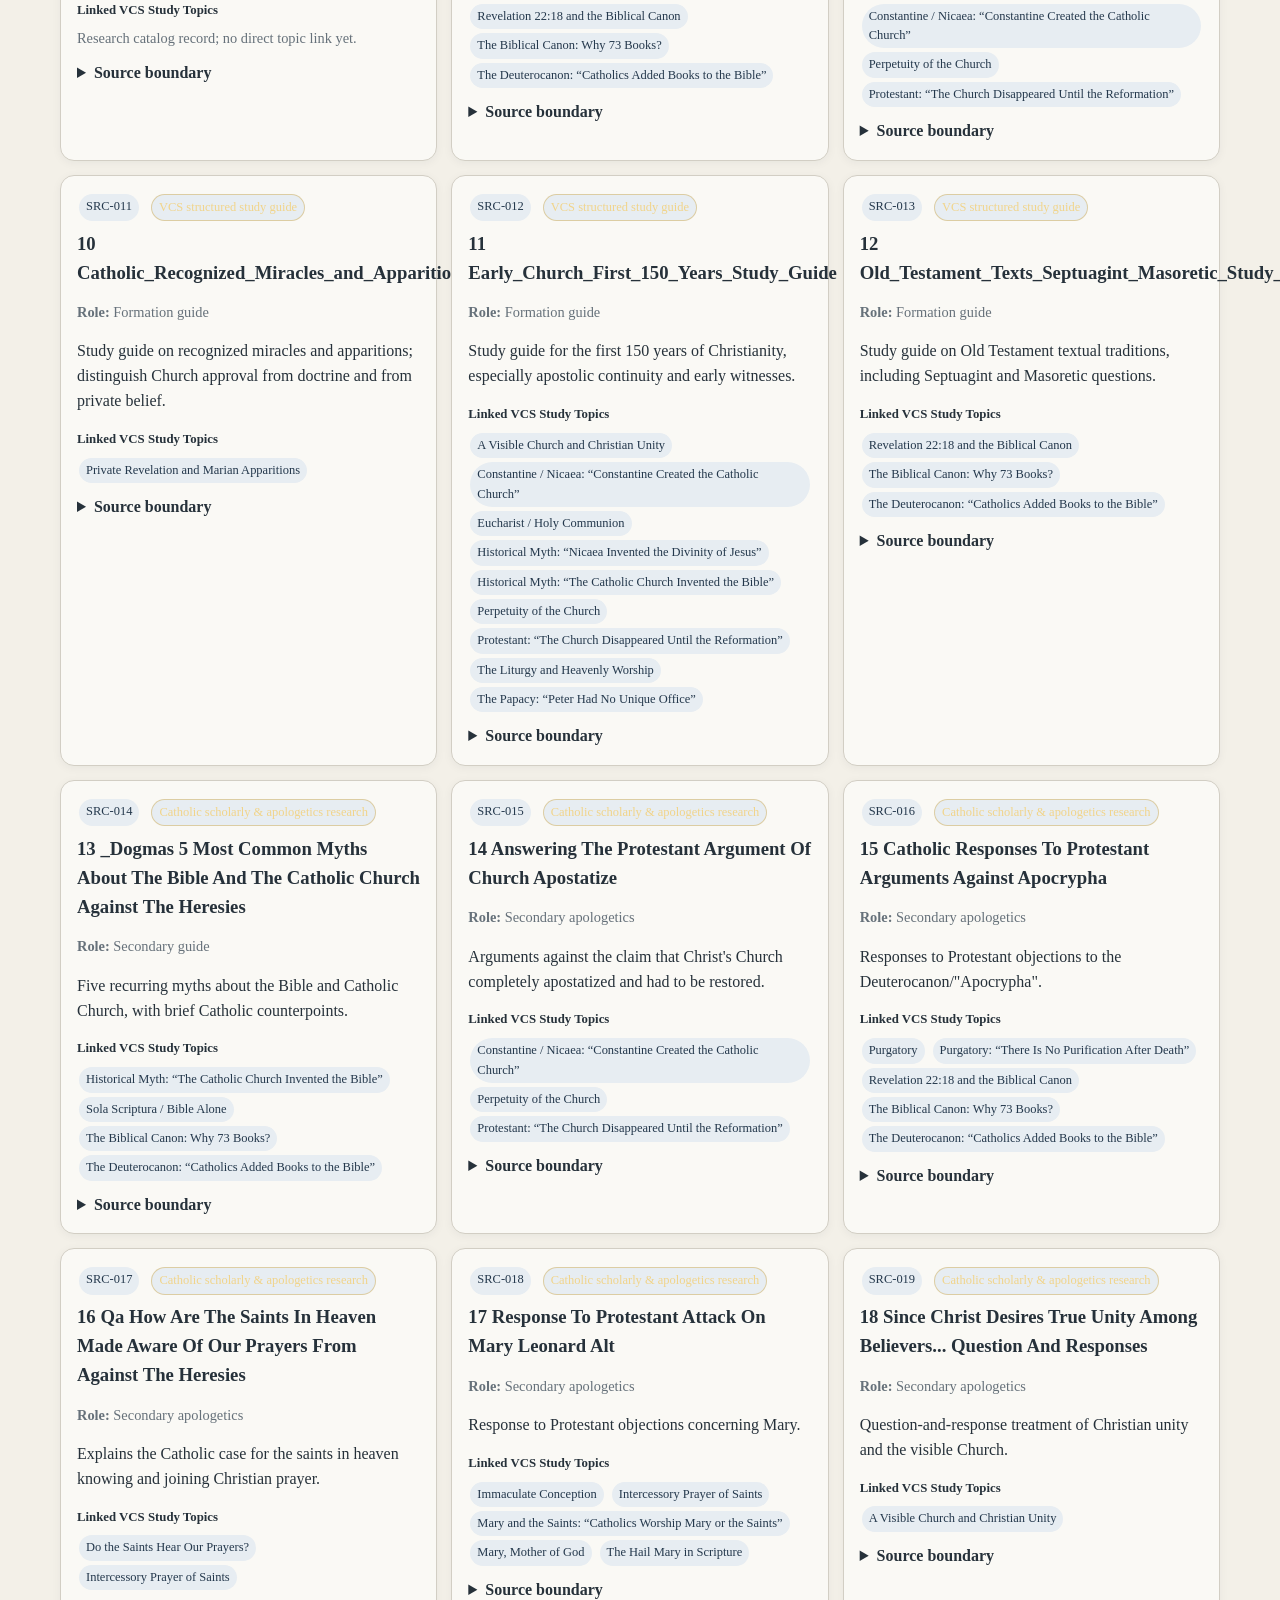
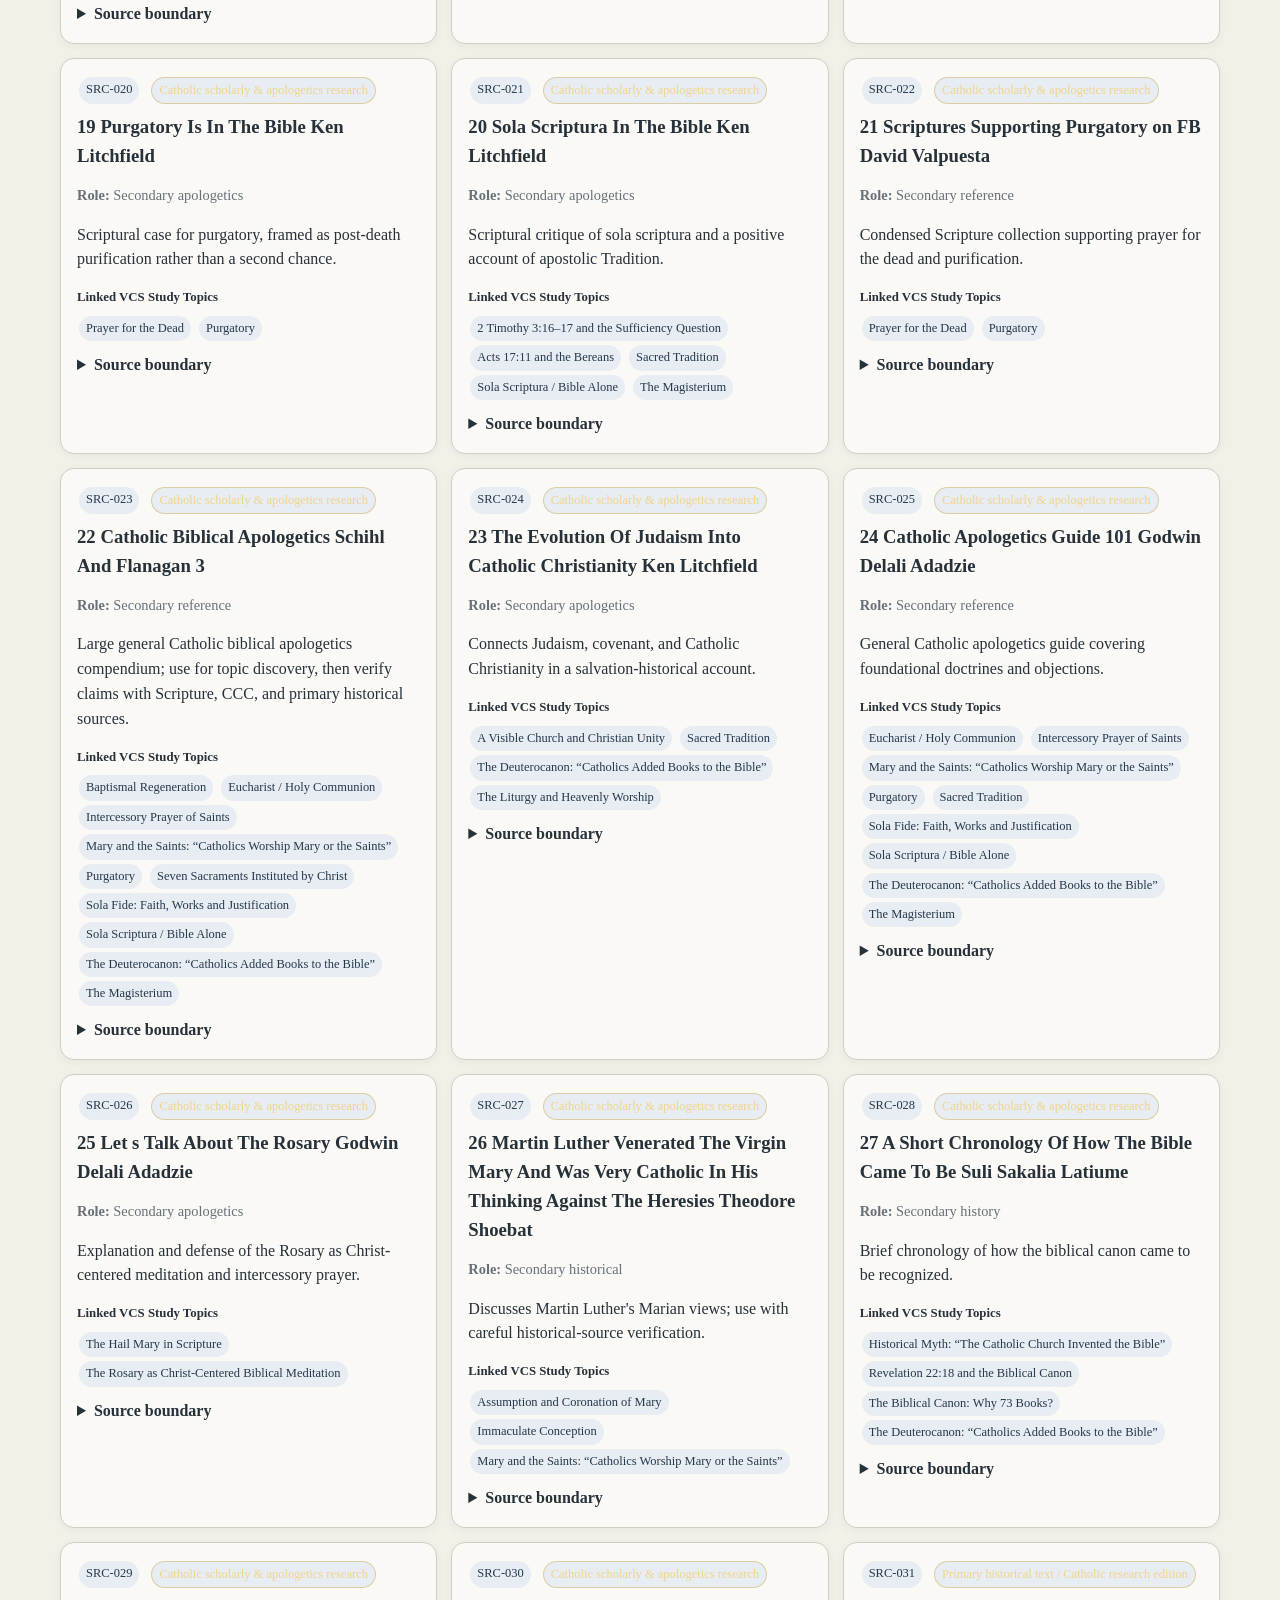
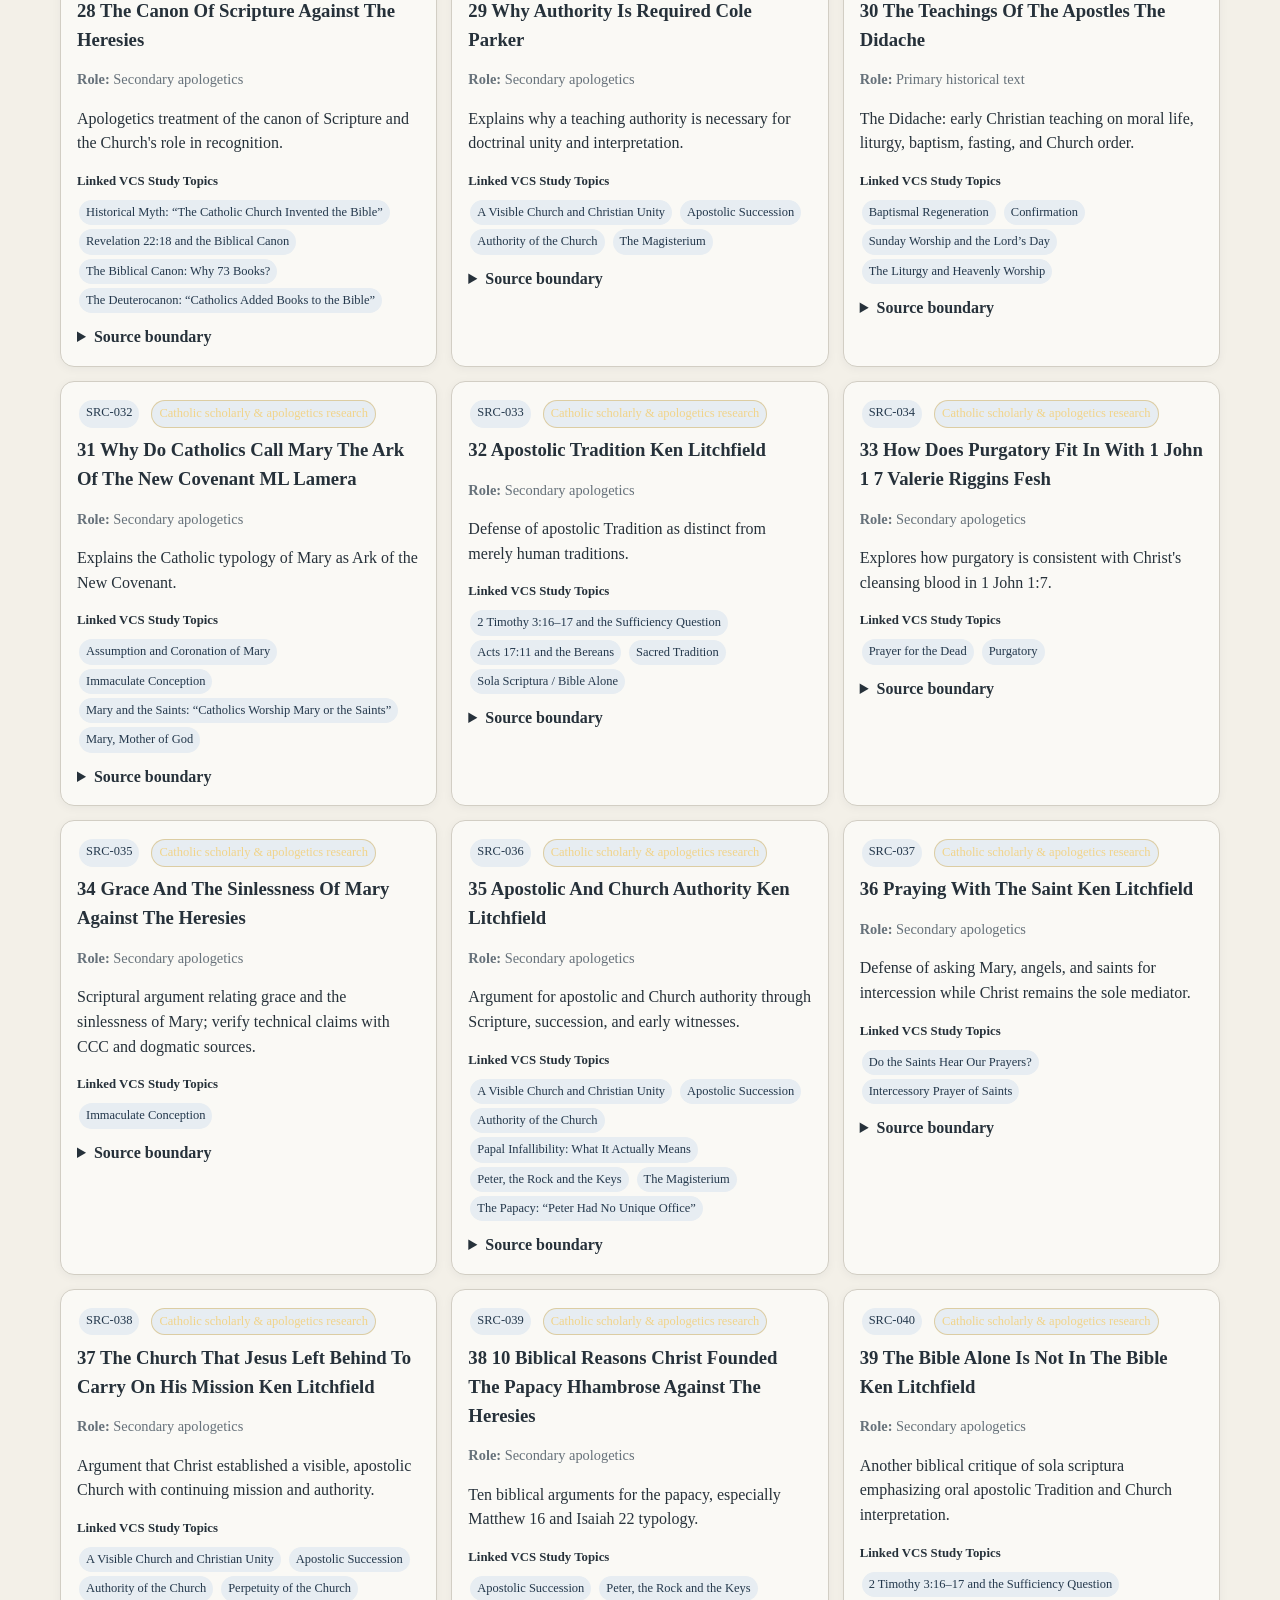
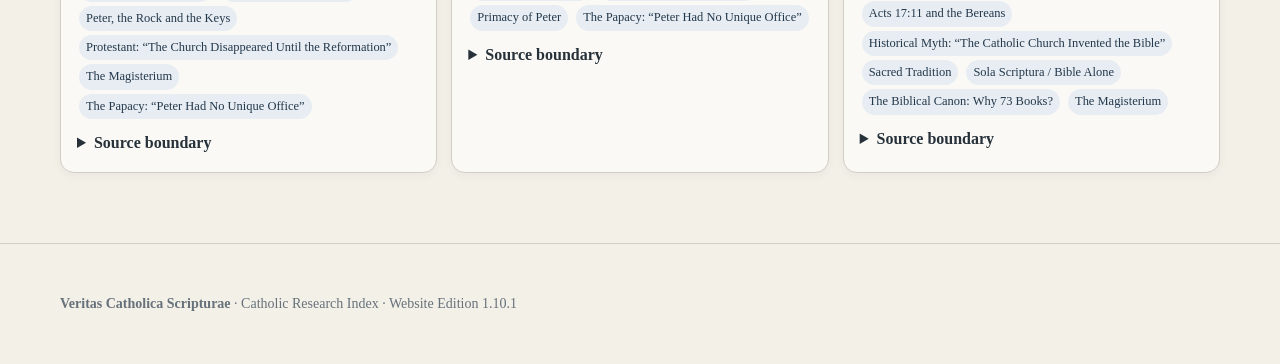
<file: docs/research-library.html>
<!doctype html><html lang="en"><head><meta charset="utf-8"><meta name="viewport" content="width=device-width,initial-scale=1"><meta name="description" content="VCS Catholic scholarly and apologetics research index"><title>Catholic Research Index · Veritas Catholica Scripturae</title><link rel="stylesheet" href="assets/style.css?v=1.10.1"></head><body>
<header><div class="wrap nav"><a class="brand" href="./">VCS</a><nav><a href="./#explore">73 Books</a><a href="topics.html">Study Topics</a><a href="research-library.html" aria-current="page">Research Index</a><a href="source-library.html">Source Library</a><a href="sources.html">Sources & Methodology</a></nav></div></header>
<main><section class="hero compact"><div class="wrap"><p class="eyebrow">Website Edition 1.10.1</p><h1>Catholic Research Index</h1><p class="lead">Catholic scholarly & apologetics research connected to VCS Study Topics.</p><p class="sub">These concise records preserve the contribution and topic links of the cleaned research set without republishing the source documents. They are supporting research—not replacements for Scripture, the Catechism, Magisterial texts, or primary historical sources.</p><div class="actions"><a class="button" href="data/catholic_research_index.json">Download Research Index JSON</a><a class="button secondary" href="topics.html">Browse Study Topics</a></div></div></section>
<section class="wrap section"><div class="controls"><input id="riSearch" placeholder="Search research title, source, or topic…"><select id="riArea"><option value="all">All linked Study Topics</option></select></div><div id="riStats" class="notice"></div><div id="riResults" class="source-library-grid"></div></section></main>
<footer><div class="wrap"><p><b>Veritas Catholica Scripturae</b> · Catholic Research Index · Website Edition 1.10.1</p></div></footer><script src="assets/research-library.js?v=1.10.1"></script><script src="assets/vcs-110-bootstrap.js?v=1.10.0c1"></script></body></html>
</file>
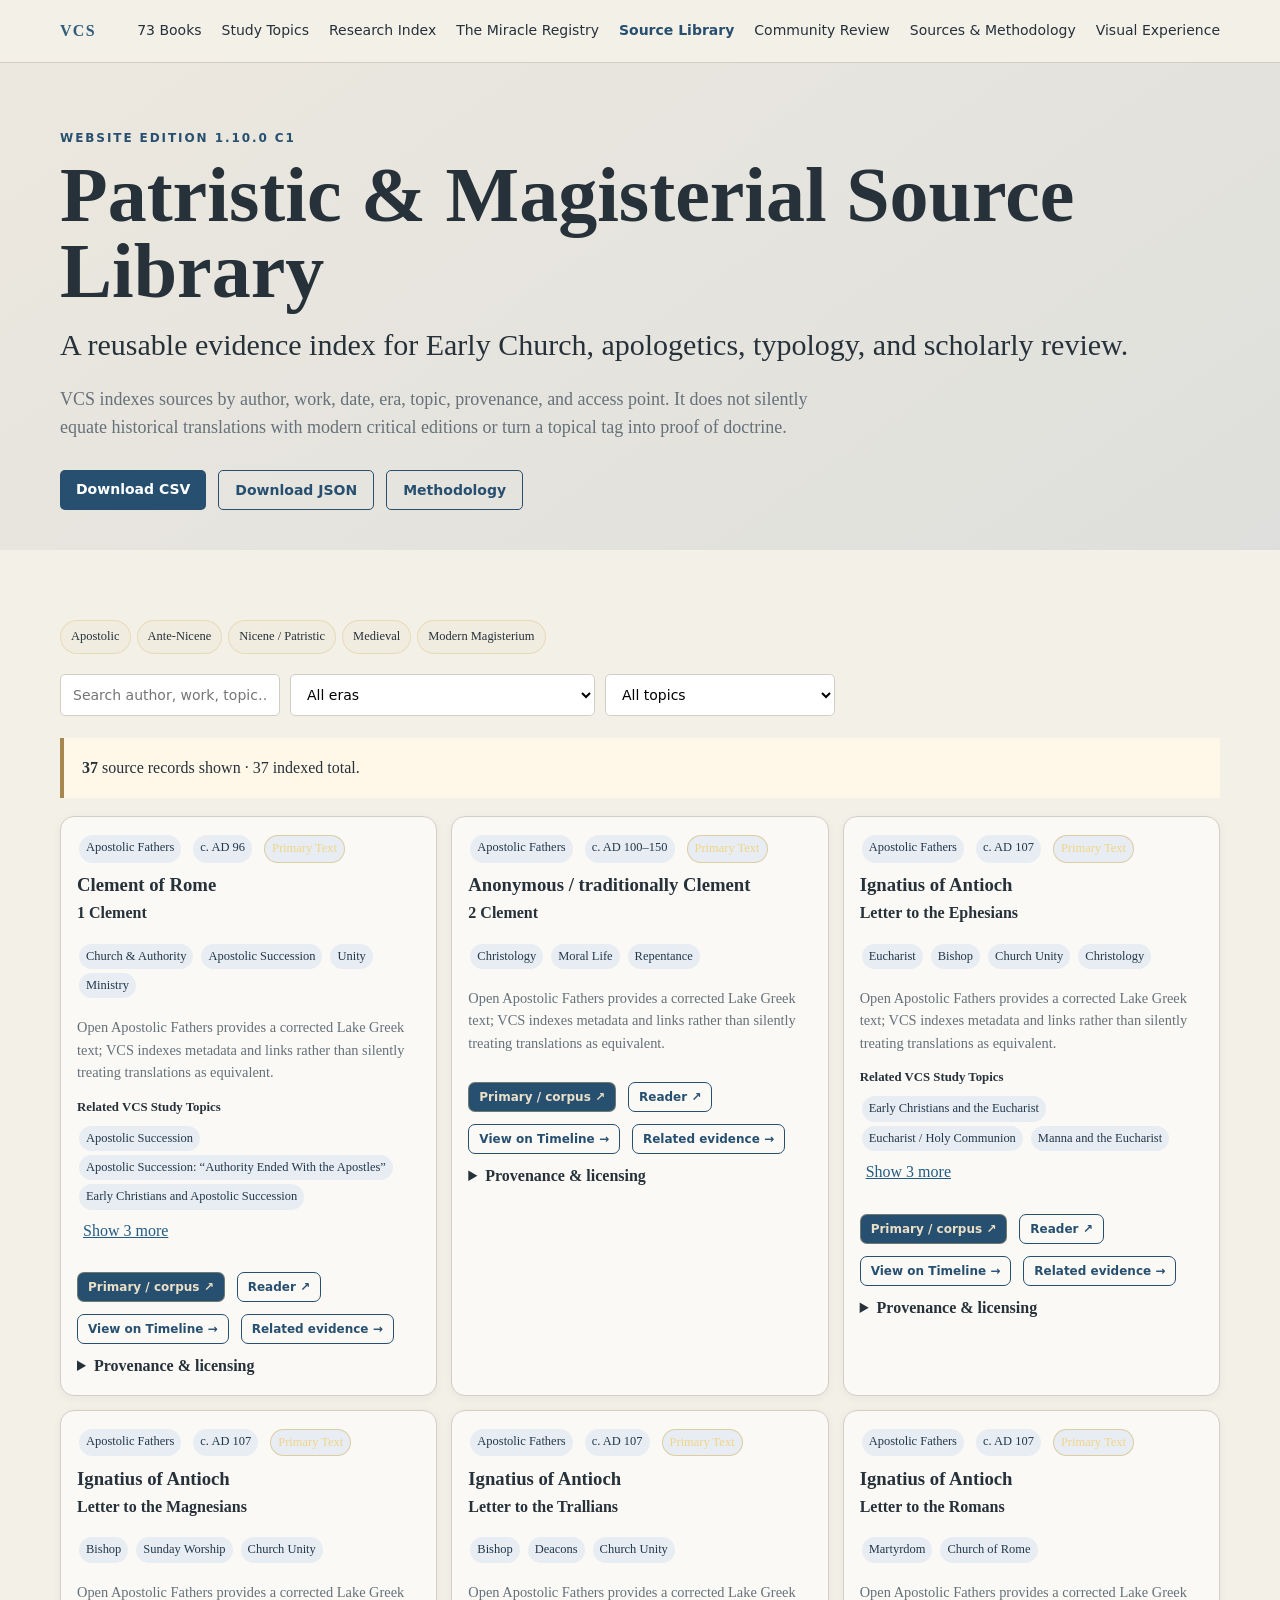
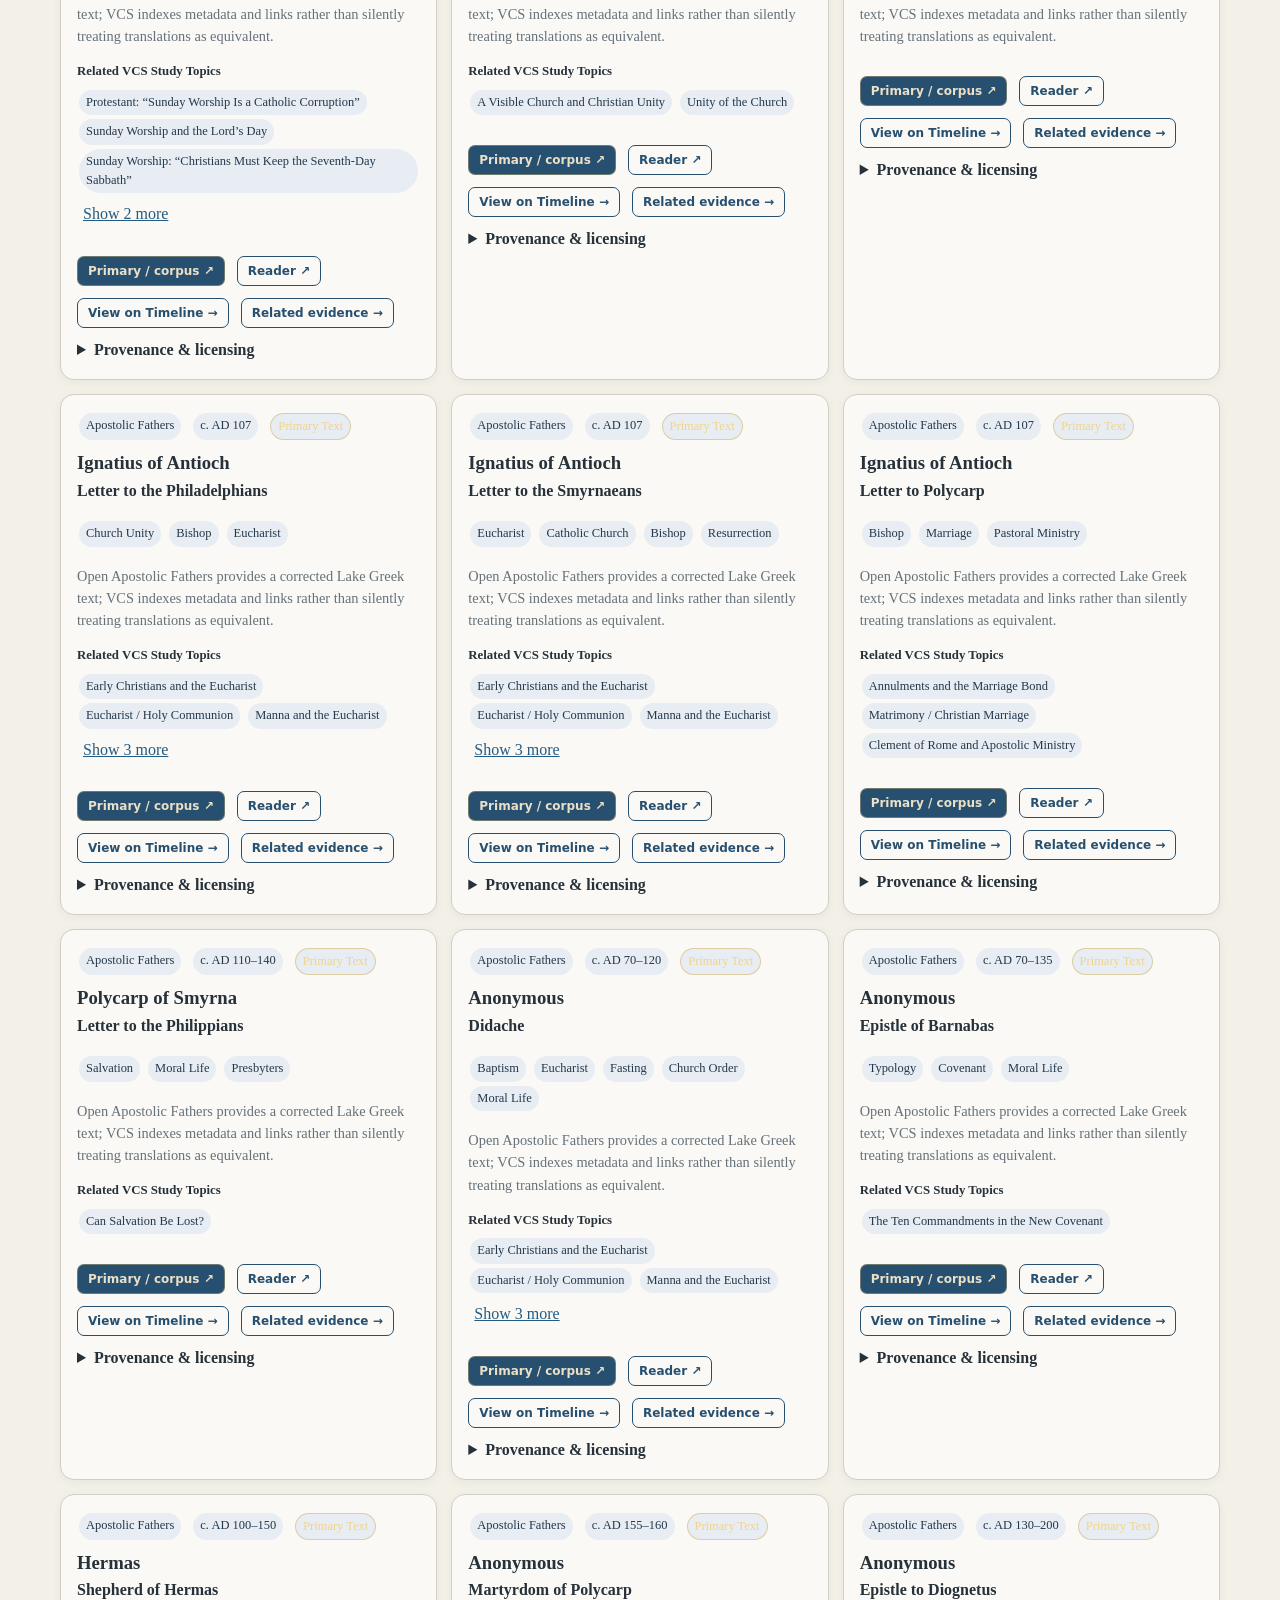
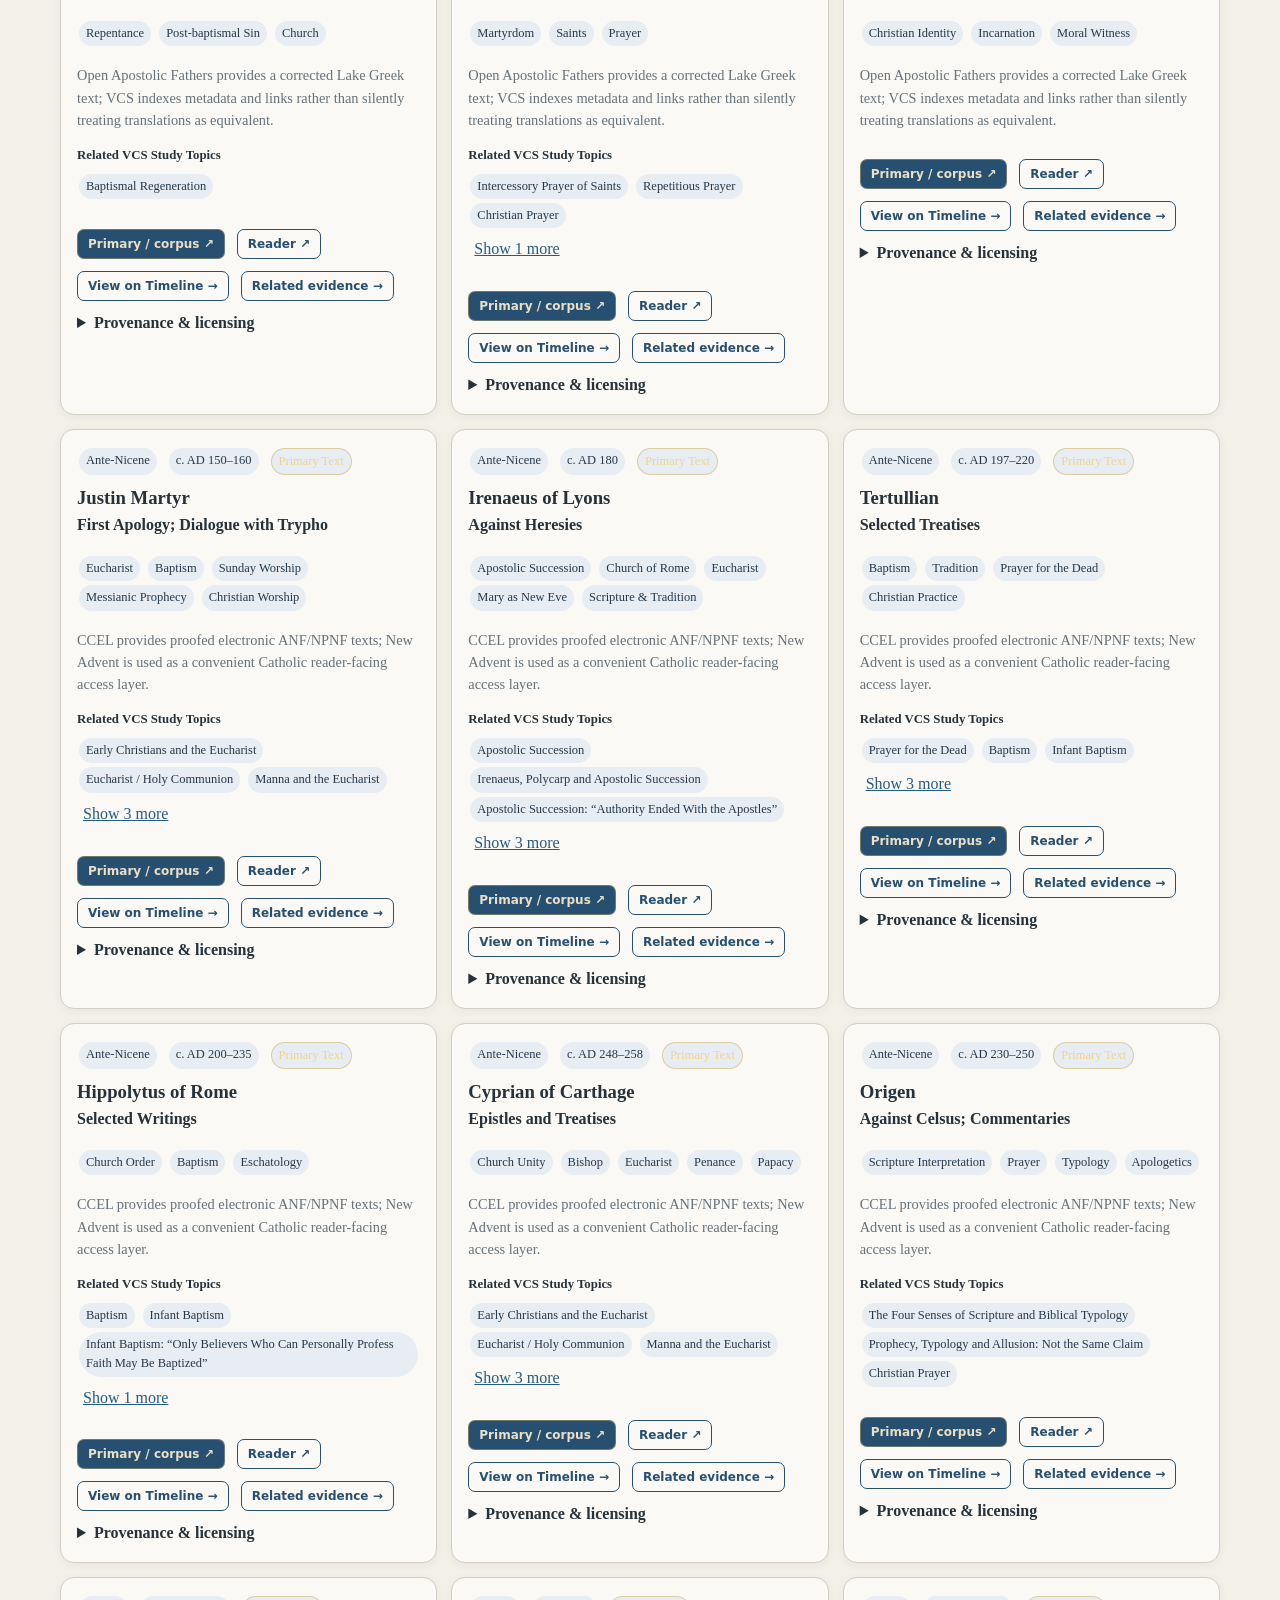
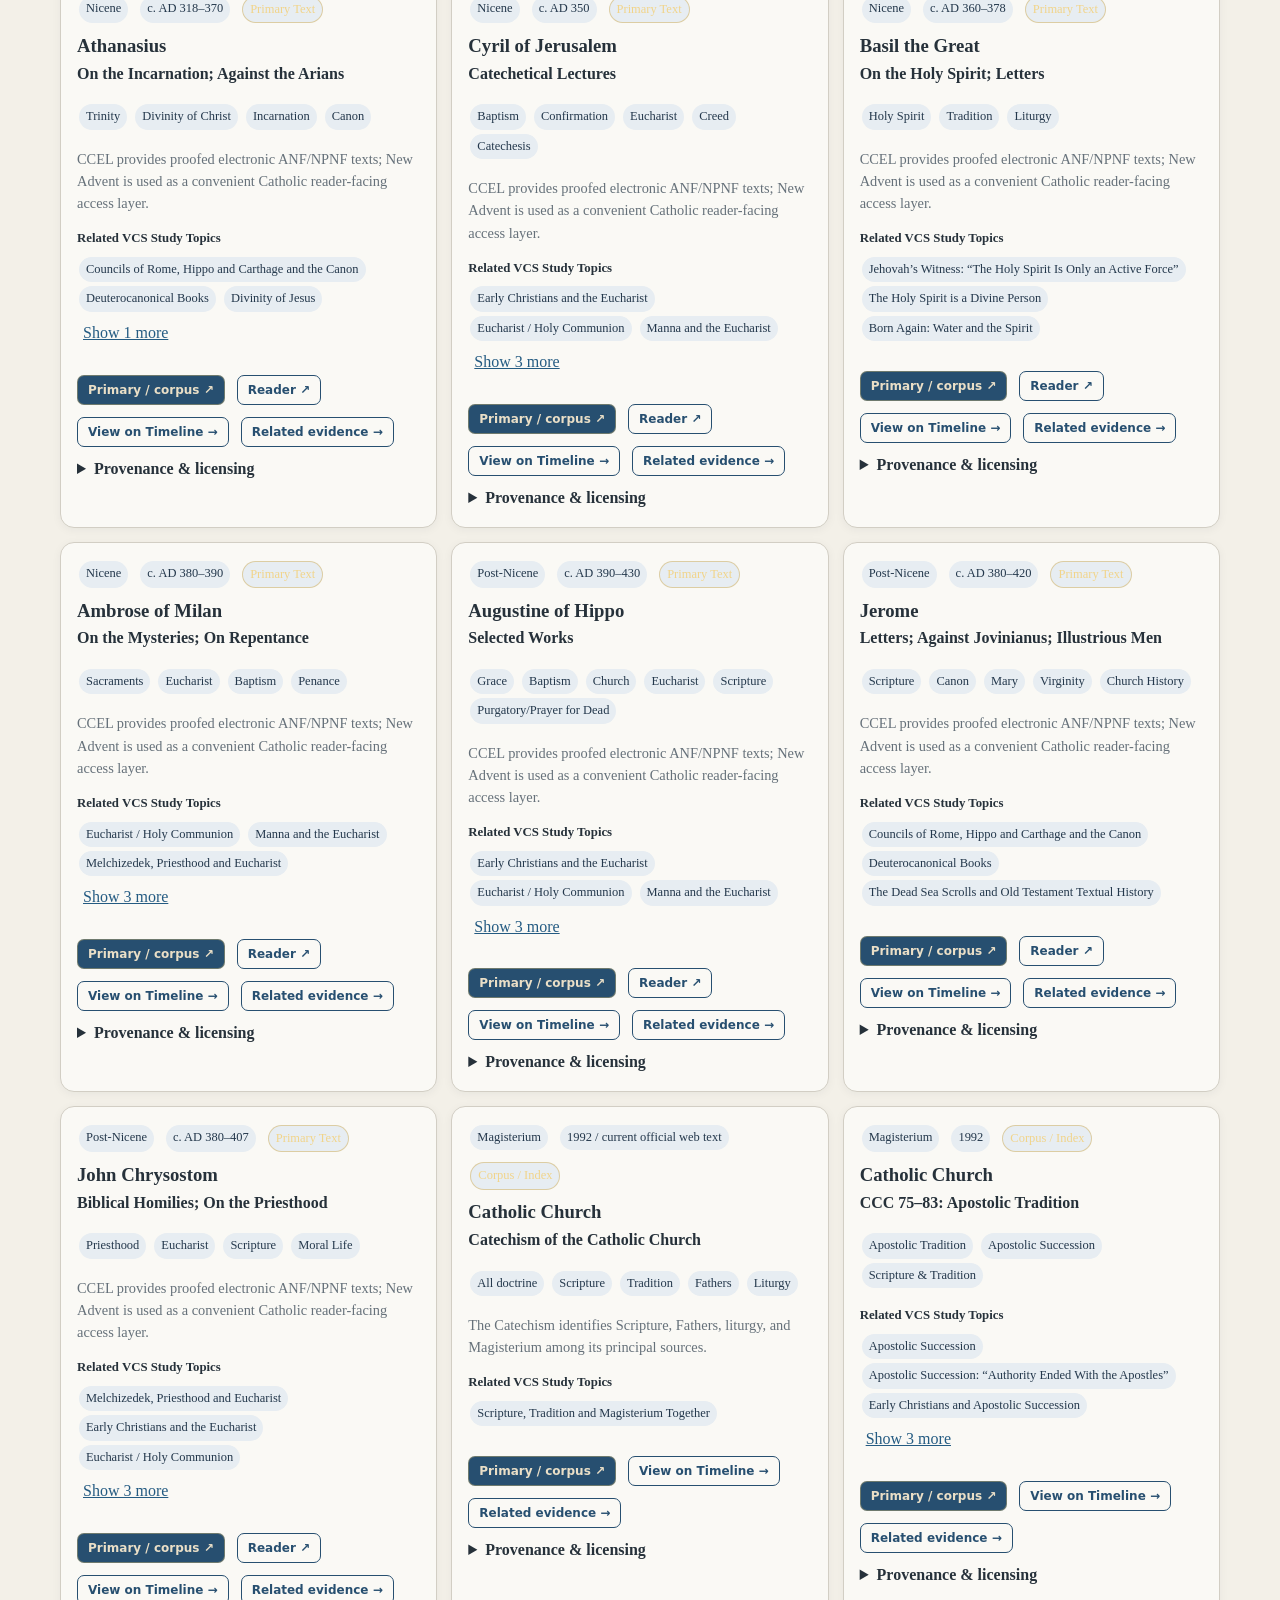
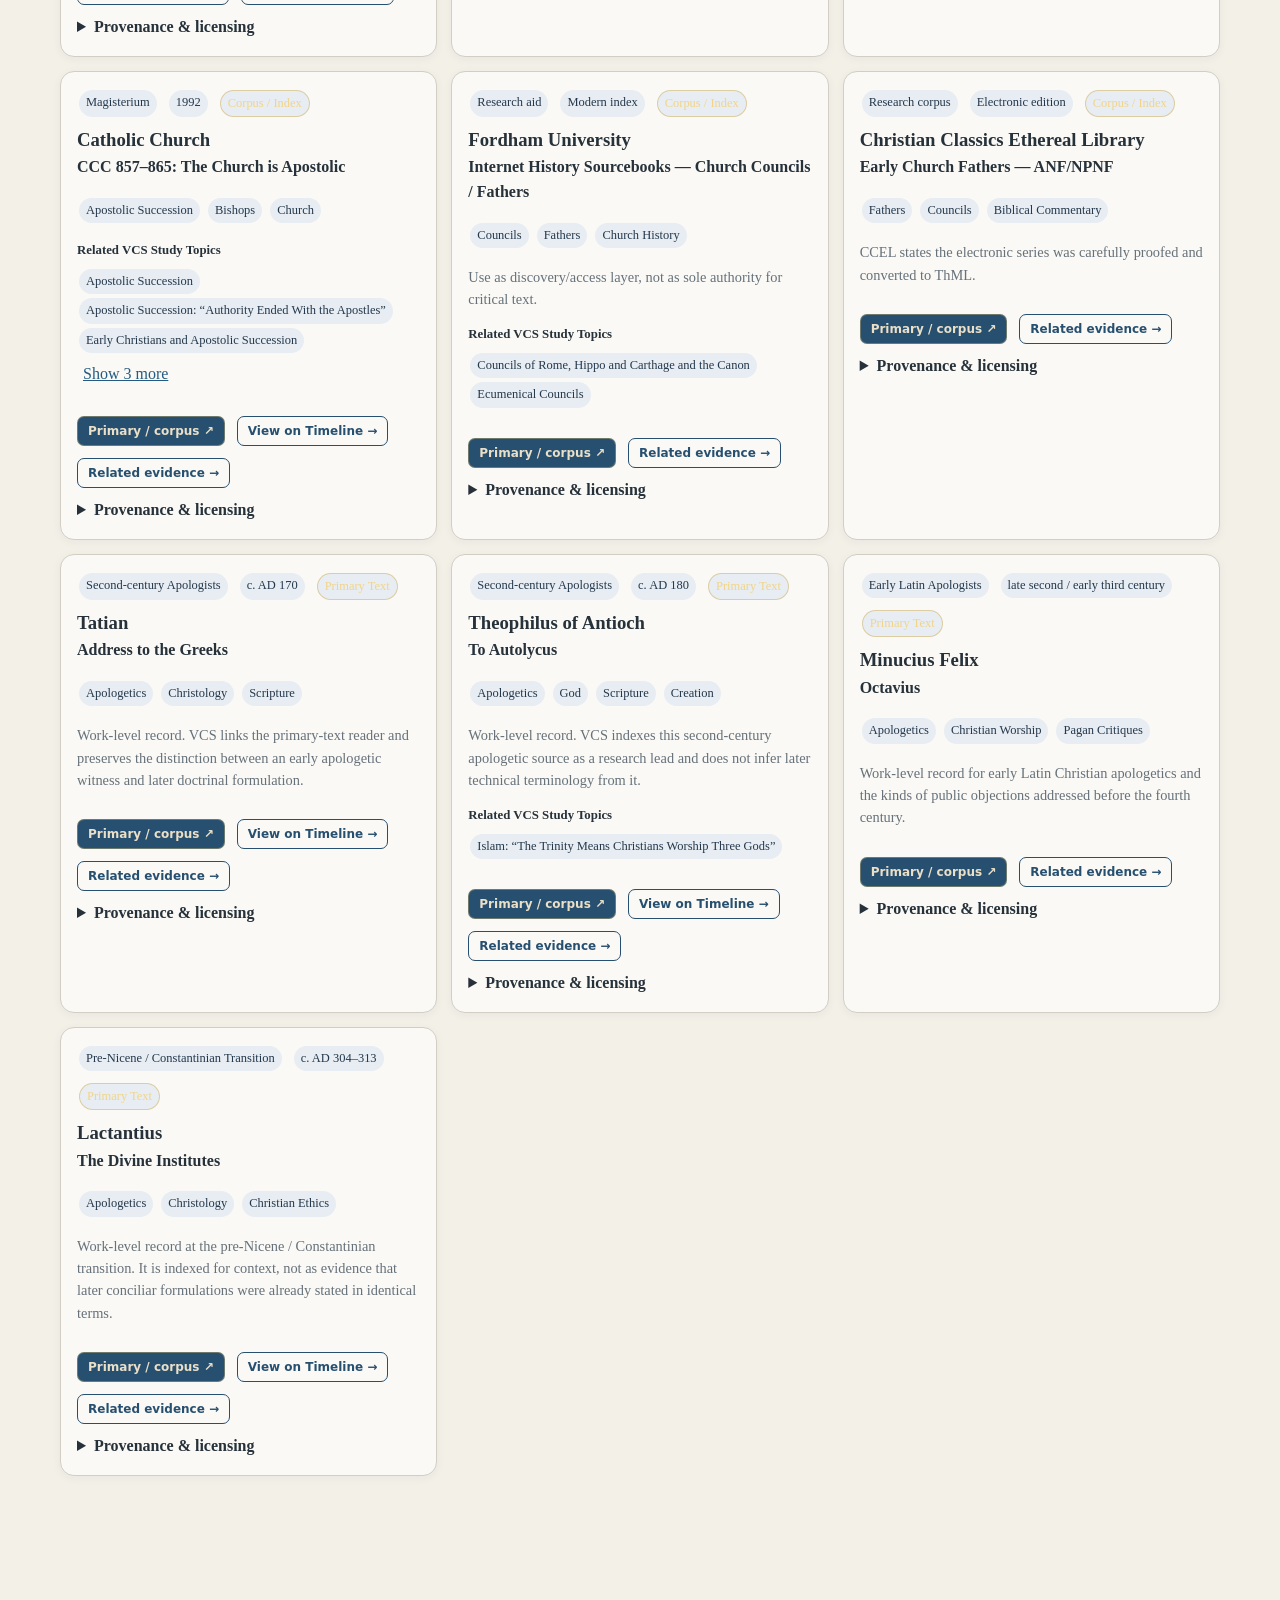
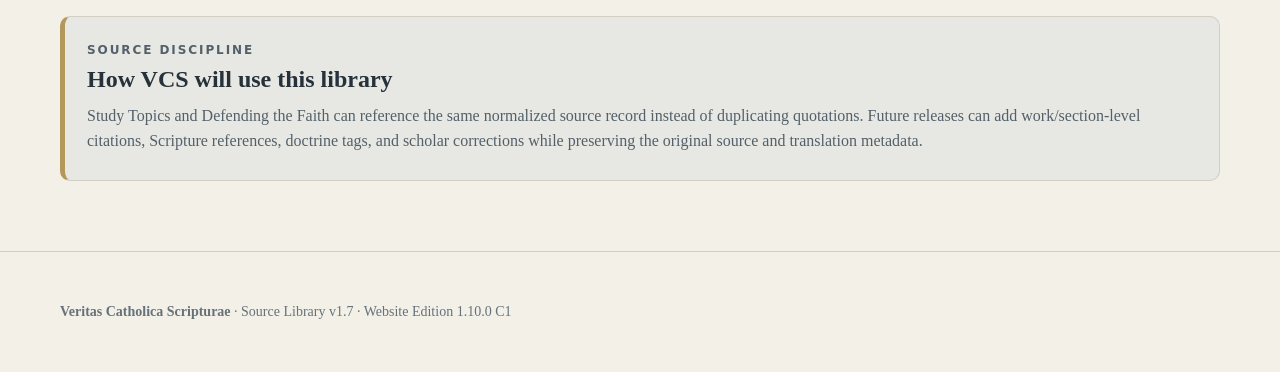
<file: docs/source-library.html>
<!doctype html><html lang="en"><head><meta charset="utf-8"><meta name="viewport" content="width=device-width,initial-scale=1"><meta name="description" content="VCS Patristic & Magisterial Source Library"><title>Source Library · Veritas Catholica Scripturae</title><link rel="stylesheet" href="assets/style.css?v=1.9.0"></head><body>
<header><div class="wrap nav"><a class="brand" href="./">VCS</a><nav><a href="./#explore">73 Books</a><a href="topics.html">Study Topics</a><a href="research-library.html">Research Index</a><a href="miracle-registry.html">The Miracle Registry</a><a href="source-library.html" aria-current="page">Source Library</a><a href="sources.html">Sources & Methodology</a><a href="./#visual-experience">Visual Experience</a></nav></div></header>
<main><section class="hero compact"><div class="wrap"><p class="eyebrow">Website Edition 1.9.0</p><h1>Patristic & Magisterial Source Library</h1><p class="lead">A reusable evidence index for Early Church, apologetics, typology, and scholarly review.</p><p class="sub">VCS indexes sources by author, work, date, era, topic, provenance, and access point. It does not silently equate historical translations with modern critical editions or turn a topical tag into proof of doctrine.</p><div class="actions"><a class="button" href="data/source_library.csv">Download CSV</a><a class="button secondary" href="data/source_library.json">Download JSON</a><a class="button secondary" href="sources.html">Methodology</a></div></div></section>
<section class="wrap section"><div class="era-strip" aria-label="Source chronology"><span>Apostolic</span><span>Ante-Nicene</span><span>Nicene / Patristic</span><span>Medieval</span><span>Modern Magisterium</span></div><div class="controls"><input id="slSearch" placeholder="Search author, work, topic…"><select id="slEra"><option value="all">All eras</option></select><select id="slTopic"><option value="all">All topics</option></select></div><div id="slStats" class="notice"></div><div id="slResults" class="source-library-grid"></div></section>
<section class="wrap section"><div class="method-card"><div><p class="eyebrow">Source discipline</p><h2>How VCS will use this library</h2><p>Study Topics and Defending the Faith can reference the same normalized source record instead of duplicating quotations. Future releases can add work/section-level citations, Scripture references, doctrine tags, and scholar corrections while preserving the original source and translation metadata.</p></div></div></section></main><footer><div class="wrap"><p><b>Veritas Catholica Scripturae</b> · Source Library v1.7 · Website Edition 1.9.0</p></div></footer><script src="assets/source-library.js?v=1.6.0"></script><script src="assets/source-related-navigation.js?v=1.7.0rc2.3"></script><script src="assets/vcs-110-bootstrap.js?v=1.10.0c1"></script></body></html>
</file>
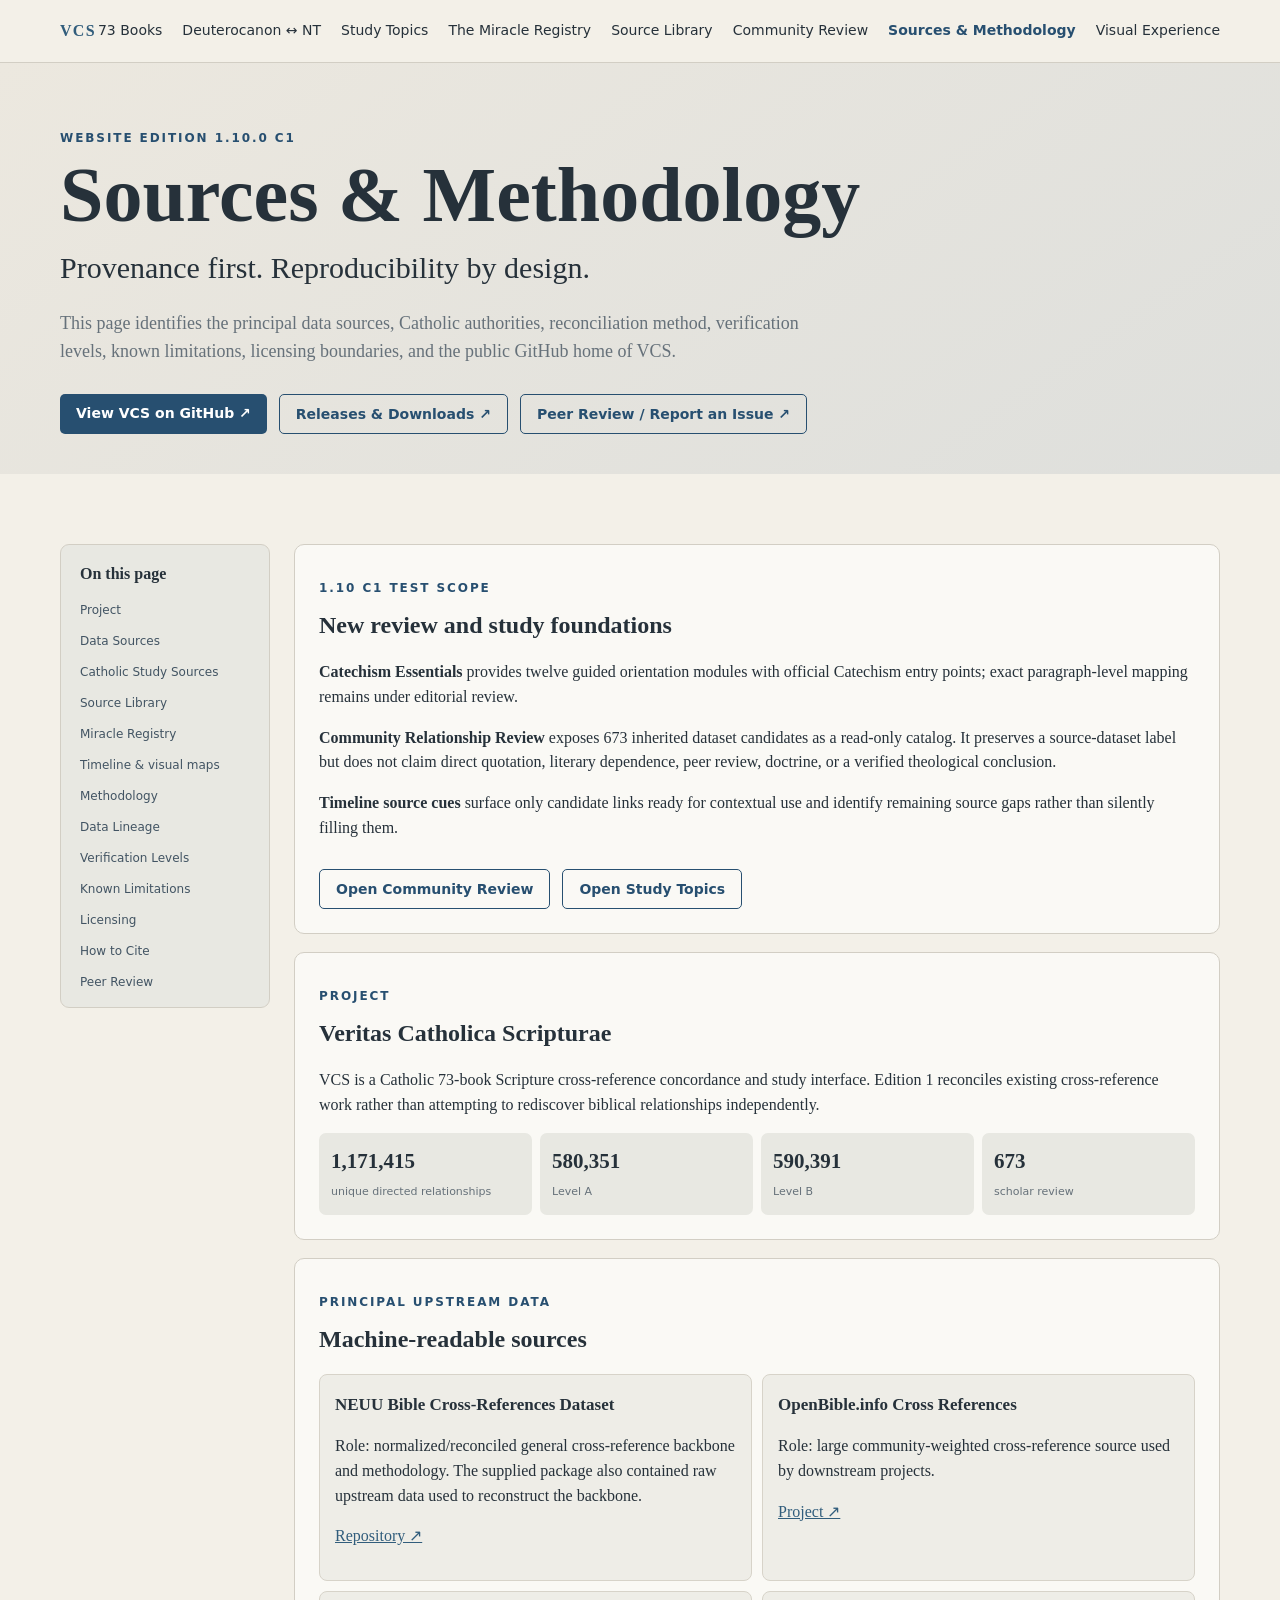
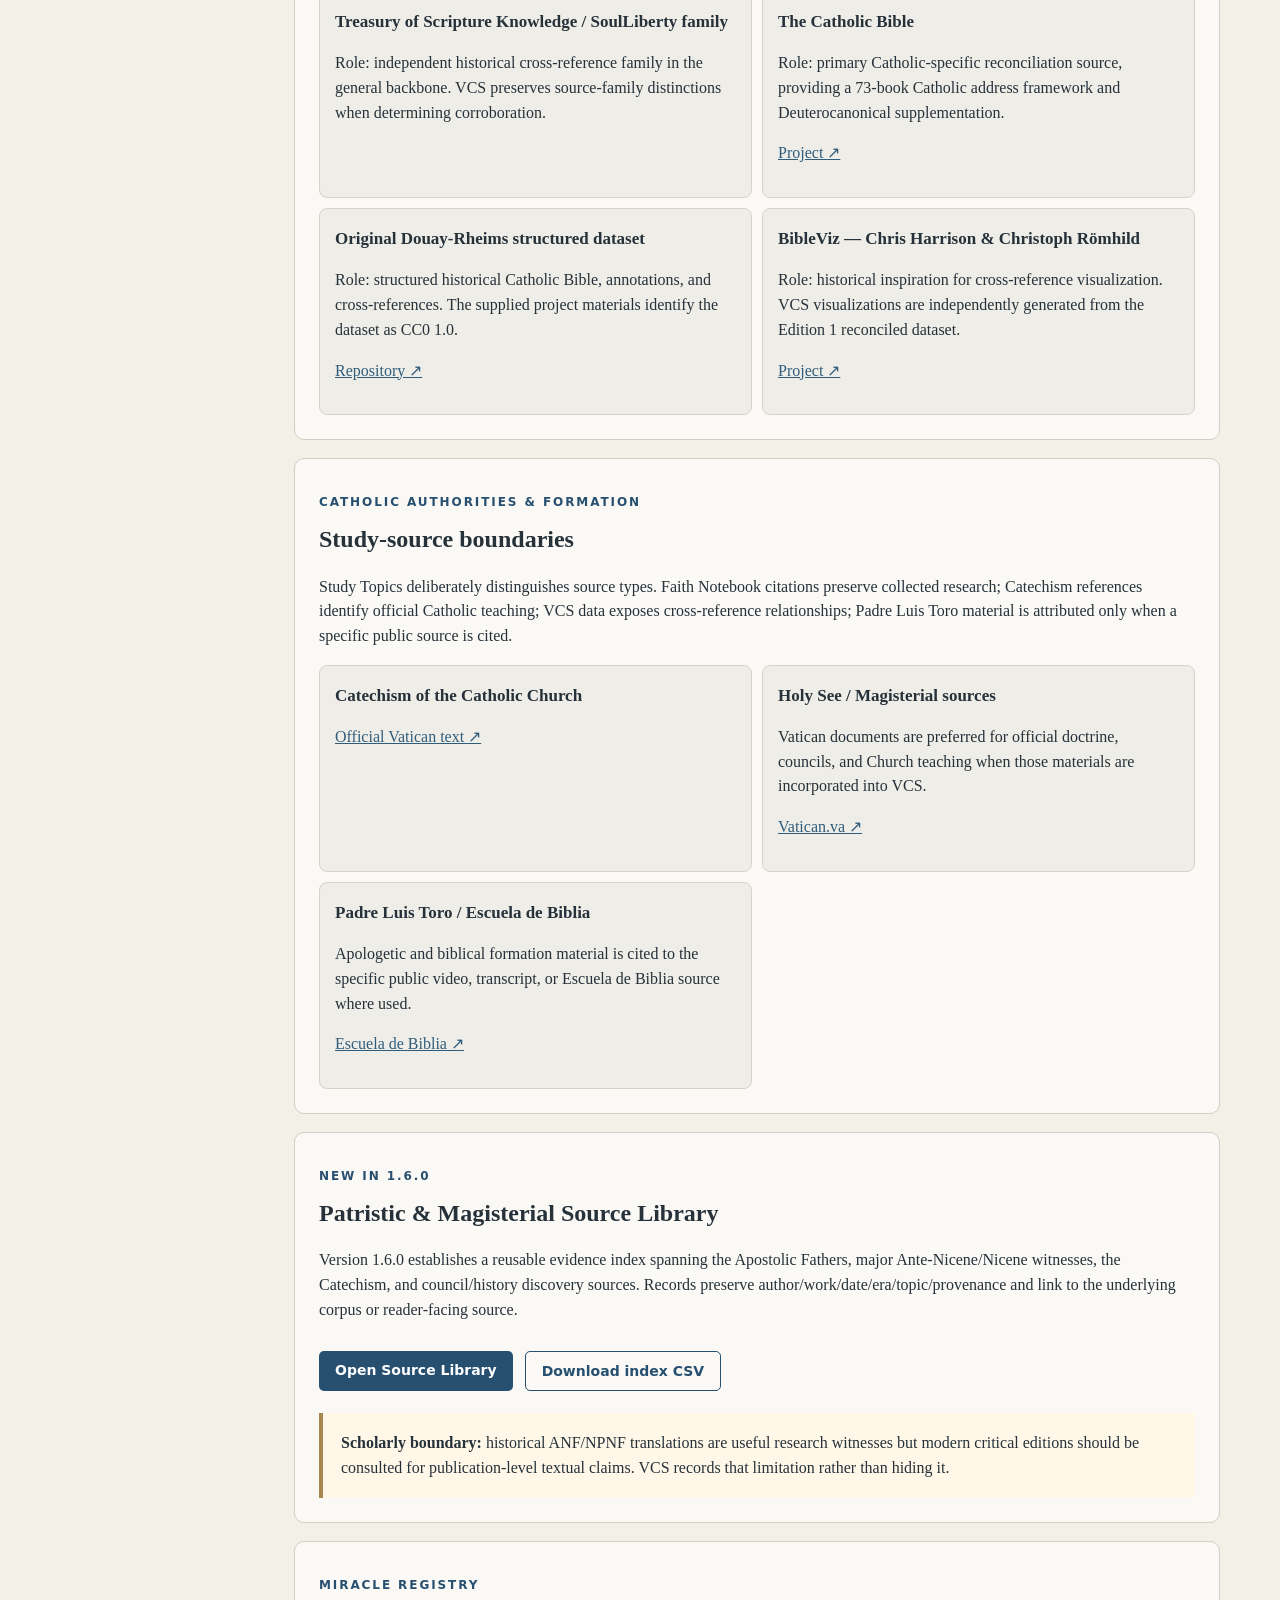
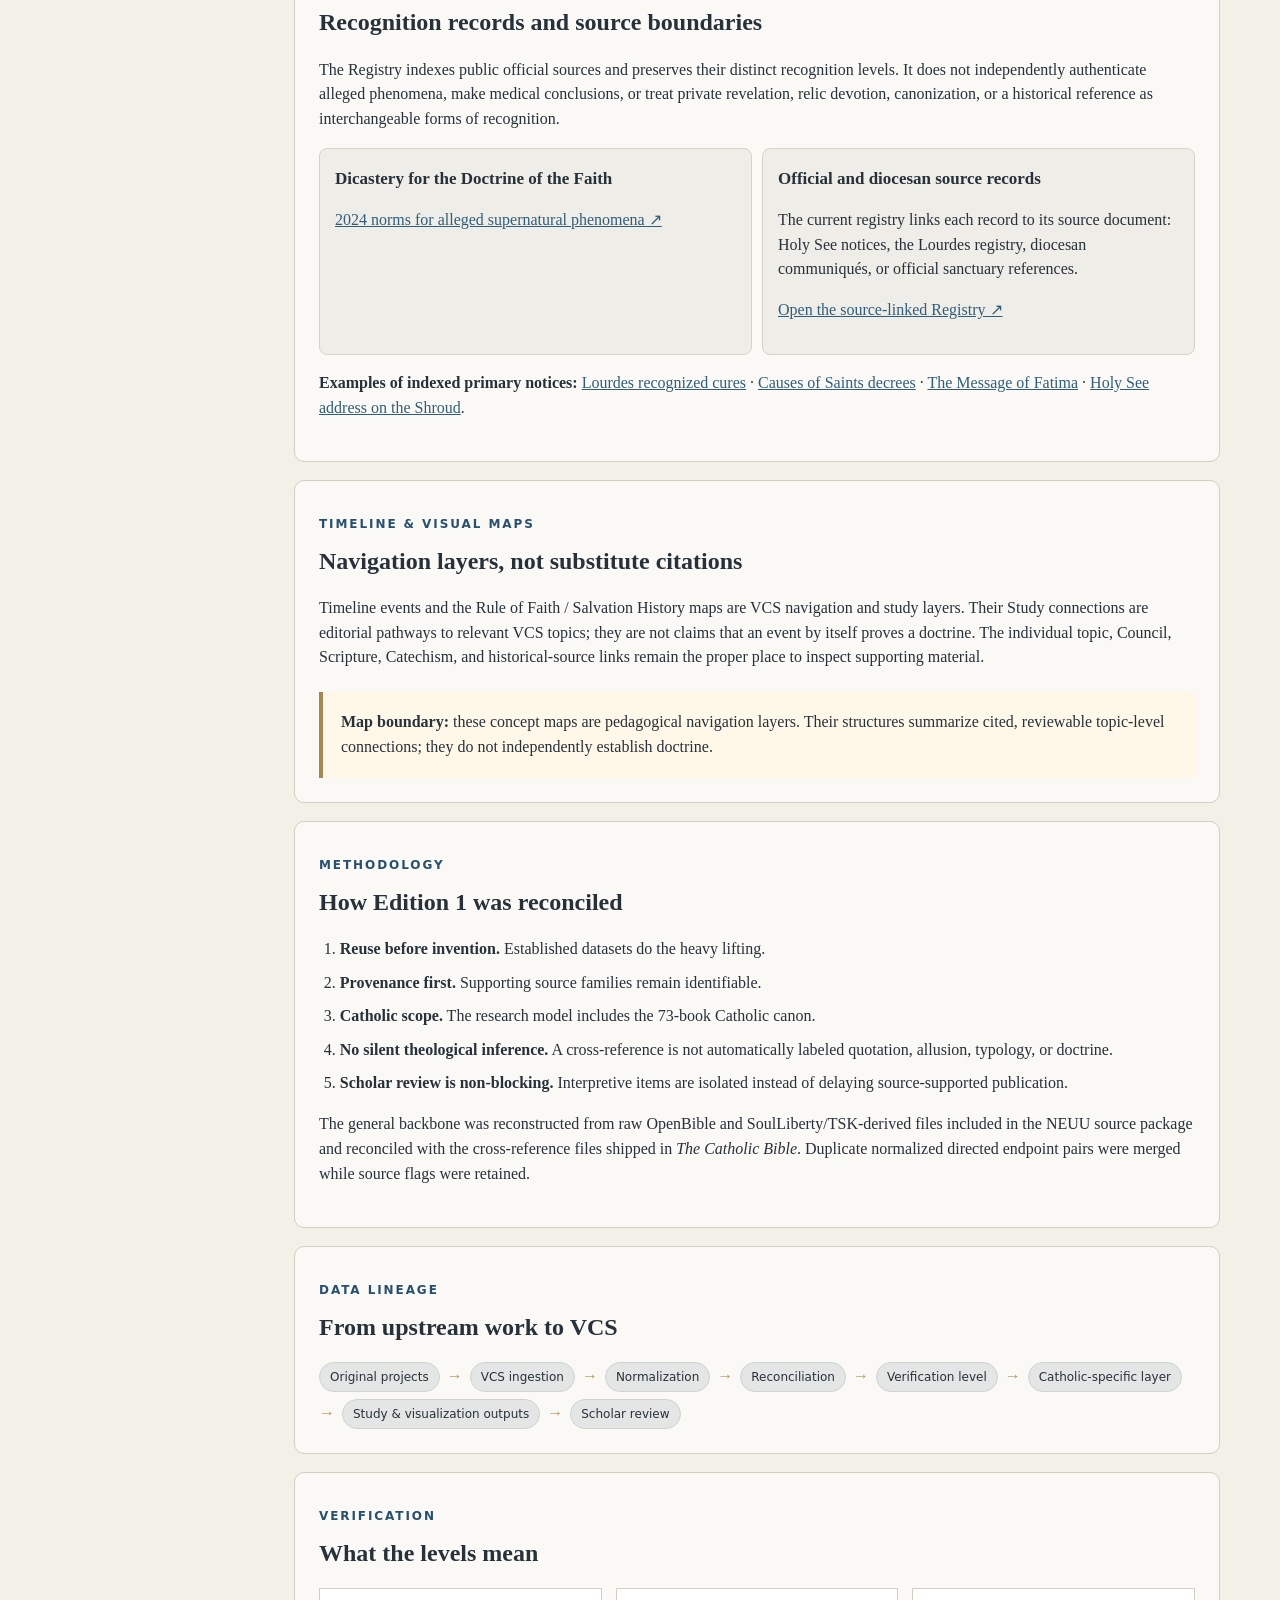
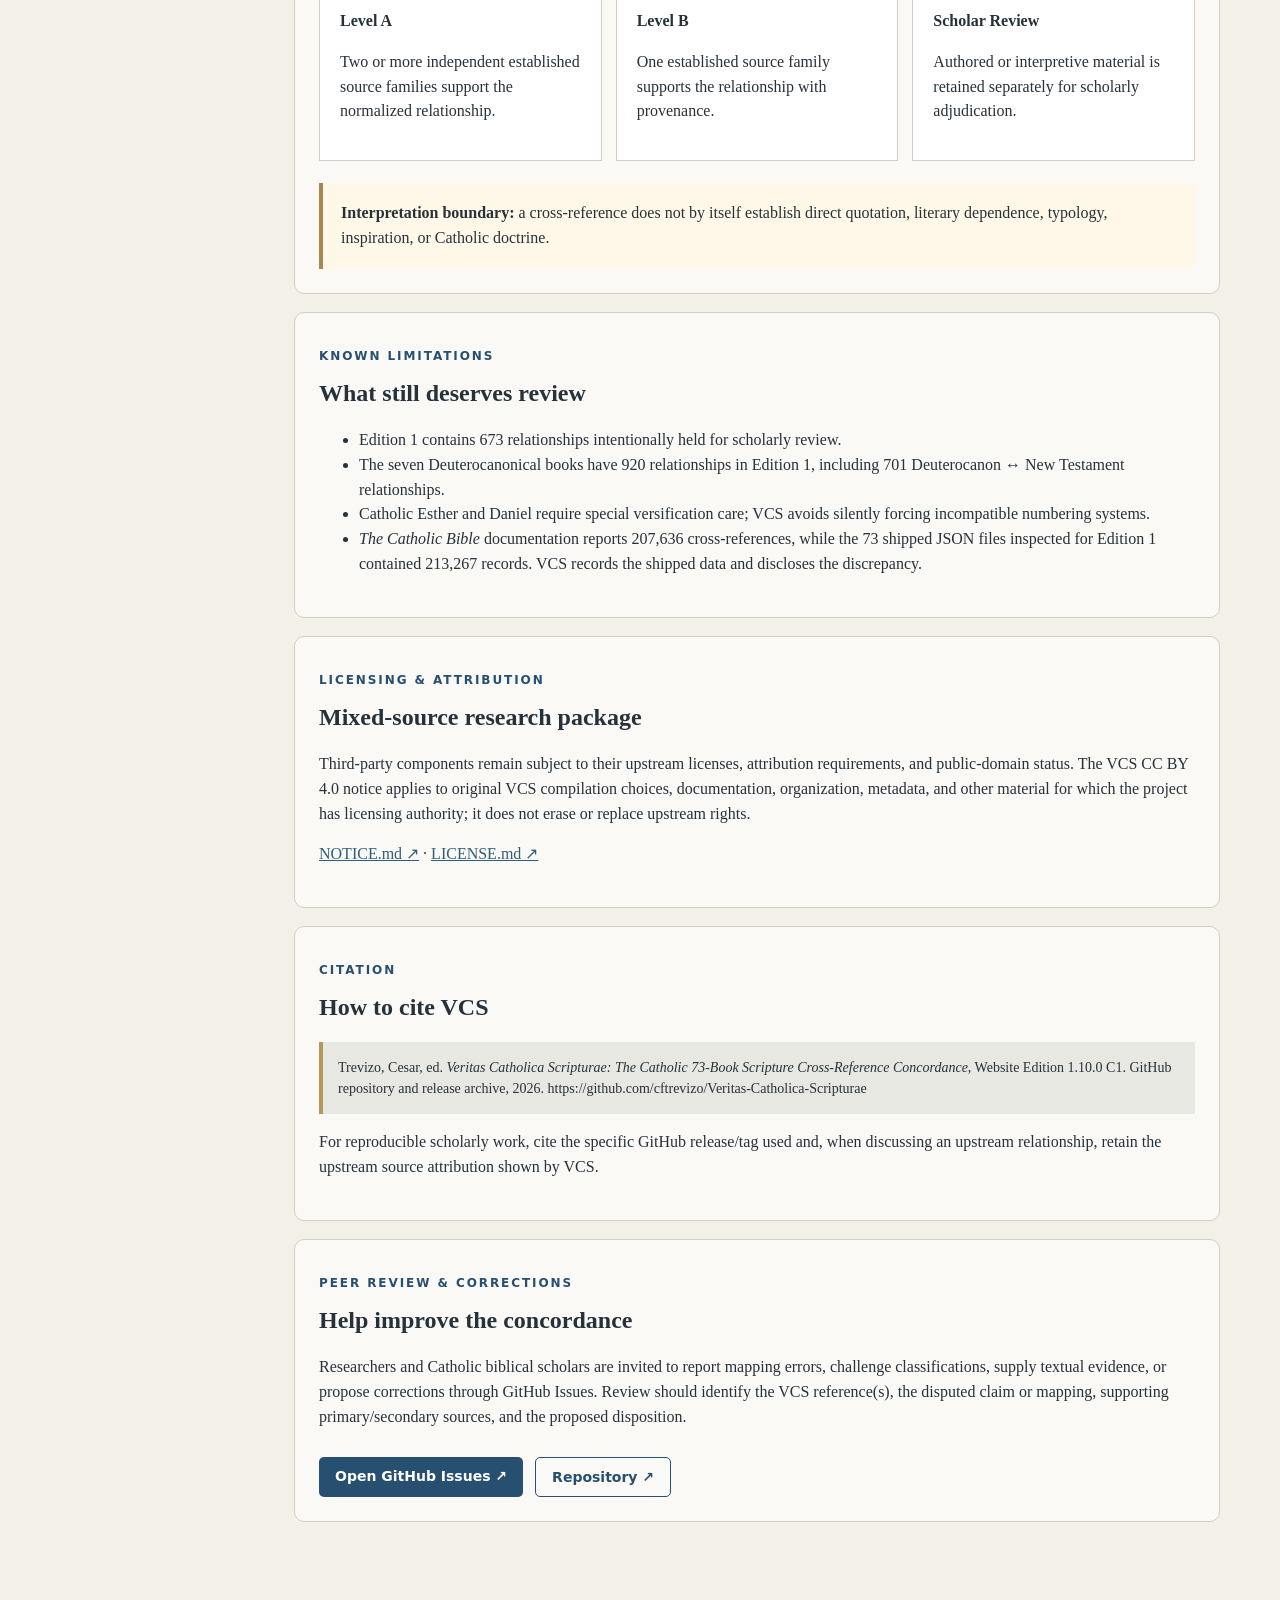
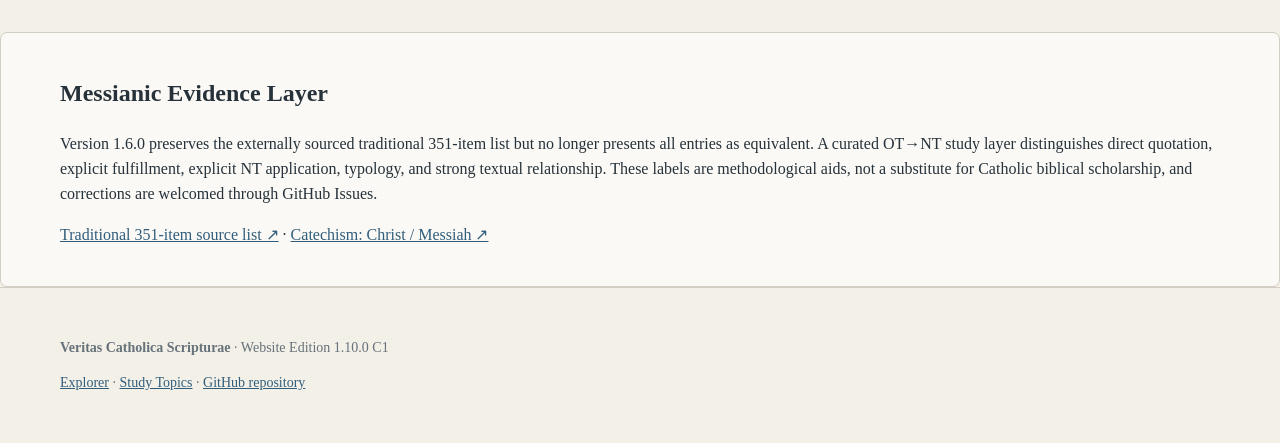
<file: docs/sources.html>
<!doctype html><html lang="en"><head><meta charset="utf-8"><meta name="viewport" content="width=device-width,initial-scale=1"><meta name="description" content="Sources, methodology, provenance, licensing, limitations, citation guidance, and peer-review information for Veritas Catholica Scripturae."><title>Sources & Methodology · Veritas Catholica Scripturae</title><link rel="stylesheet" href="assets/style.css?v=1.9.0"></head><body>
<header><div class="wrap nav"><a class="brand" href="./">VCS</a><nav><a href="./#explore">73 Books</a><a href="./#deutero">Deuterocanon ↔ NT</a><a href="topics.html">Study Topics</a><a href="miracle-registry.html">The Miracle Registry</a><a href="source-library.html">Source Library</a><a href="sources.html" aria-current="page">Sources & Methodology</a><a href="./#visual-experience">Visual Experience</a></nav></div></header>
<main><section class="hero compact"><div class="wrap"><p class="eyebrow">Website Edition 1.9.0</p><h1>Sources & Methodology</h1><p class="lead">Provenance first. Reproducibility by design.</p><p class="sub">This page identifies the principal data sources, Catholic authorities, reconciliation method, verification levels, known limitations, licensing boundaries, and the public GitHub home of VCS.</p><div class="actions"><a class="button" href="https://github.com/cftrevizo/Veritas-Catholica-Scripturae" target="_blank" rel="noopener">View VCS on GitHub ↗</a><a class="button secondary" href="https://github.com/cftrevizo/Veritas-Catholica-Scripturae/releases" target="_blank" rel="noopener">Releases & Downloads ↗</a><a class="button secondary" href="https://github.com/cftrevizo/Veritas-Catholica-Scripturae/issues" target="_blank" rel="noopener">Peer Review / Report an Issue ↗</a></div></div></section>
<section class="wrap section resource-layout"><aside class="resource-nav"><b>On this page</b><a href="#project">Project</a><a href="#data">Data Sources</a><a href="#catholic">Catholic Study Sources</a><a href="#source-library">Source Library</a><a href="#registry-sources">Miracle Registry</a><a href="#timeline-sources">Timeline & visual maps</a><a href="#methodology">Methodology</a><a href="#lineage">Data Lineage</a><a href="#levels">Verification Levels</a><a href="#limitations">Known Limitations</a><a href="#licensing">Licensing</a><a href="#cite">How to Cite</a><a href="#review">Peer Review</a></aside><div class="resource-main">
<section id="project" class="resource-section"><p class="eyebrow">Project</p><h2>Veritas Catholica Scripturae</h2><p>VCS is a Catholic 73-book Scripture cross-reference concordance and study interface. Edition 1 reconciles existing cross-reference work rather than attempting to rediscover biblical relationships independently.</p><div class="resource-facts"><div><strong>1,171,415</strong><span>unique directed relationships</span></div><div><strong>580,351</strong><span>Level A</span></div><div><strong>590,391</strong><span>Level B</span></div><div><strong>673</strong><span>scholar review</span></div></div></section>
<section id="data" class="resource-section"><p class="eyebrow">Principal upstream data</p><h2>Machine-readable sources</h2>
<div class="source-cards">
<article><h3>NEUU Bible Cross-References Dataset</h3><p>Role: normalized/reconciled general cross-reference backbone and methodology. The supplied package also contained raw upstream data used to reconstruct the backbone.</p><p><a href="https://github.com/neuu-org/bible-crossrefs-dataset" target="_blank" rel="noopener">Repository ↗</a></p></article>
<article><h3>OpenBible.info Cross References</h3><p>Role: large community-weighted cross-reference source used by downstream projects.</p><p><a href="https://www.openbible.info/labs/cross-references/" target="_blank" rel="noopener">Project ↗</a></p></article>
<article><h3>Treasury of Scripture Knowledge / SoulLiberty family</h3><p>Role: independent historical cross-reference family in the general backbone. VCS preserves source-family distinctions when determining corroboration.</p></article>
<article><h3>The Catholic Bible</h3><p>Role: primary Catholic-specific reconciliation source, providing a 73-book Catholic address framework and Deuterocanonical supplementation.</p><p><a href="https://pypi.org/project/the-catholic-bible/" target="_blank" rel="noopener">Project ↗</a></p></article>
<article><h3>Original Douay-Rheims structured dataset</h3><p>Role: structured historical Catholic Bible, annotations, and cross-references. The supplied project materials identify the dataset as CC0 1.0.</p><p><a href="https://github.com/janvier-s/original-douay-rheims" target="_blank" rel="noopener">Repository ↗</a></p></article>
<article><h3>BibleViz — Chris Harrison & Christoph Römhild</h3><p>Role: historical inspiration for cross-reference visualization. VCS visualizations are independently generated from the Edition 1 reconciled dataset.</p><p><a href="https://www.chrisharrison.net/index.php/Visualizations/BibleViz" target="_blank" rel="noopener">Project ↗</a></p></article>
</div></section>
<section id="catholic" class="resource-section"><p class="eyebrow">Catholic authorities & formation</p><h2>Study-source boundaries</h2><p>Study Topics deliberately distinguishes source types. Faith Notebook citations preserve collected research; Catechism references identify official Catholic teaching; VCS data exposes cross-reference relationships; Padre Luis Toro material is attributed only when a specific public source is cited.</p><div class="source-cards"><article><h3>Catechism of the Catholic Church</h3><p><a href="https://www.vatican.va/archive/ENG0015/_INDEX.HTM" target="_blank" rel="noopener">Official Vatican text ↗</a></p></article><article><h3>Holy See / Magisterial sources</h3><p>Vatican documents are preferred for official doctrine, councils, and Church teaching when those materials are incorporated into VCS.</p><p><a href="https://www.vatican.va/" target="_blank" rel="noopener">Vatican.va ↗</a></p></article><article><h3>Padre Luis Toro / Escuela de Biblia</h3><p>Apologetic and biblical formation material is cited to the specific public video, transcript, or Escuela de Biblia source where used.</p><p><a href="https://escueladebiblia.com/" target="_blank" rel="noopener">Escuela de Biblia ↗</a></p></article></div></section>
<section id="source-library" class="resource-section"><p class="eyebrow">New in 1.6.0</p><h2>Patristic & Magisterial Source Library</h2><p>Version 1.6.0 establishes a reusable evidence index spanning the Apostolic Fathers, major Ante-Nicene/Nicene witnesses, the Catechism, and council/history discovery sources. Records preserve author/work/date/era/topic/provenance and link to the underlying corpus or reader-facing source.</p><div class="actions"><a class="button" href="source-library.html">Open Source Library</a><a class="button secondary" href="data/source_library.csv">Download index CSV</a></div><div class="notice"><b>Scholarly boundary:</b> historical ANF/NPNF translations are useful research witnesses but modern critical editions should be consulted for publication-level textual claims. VCS records that limitation rather than hiding it.</div></section><section id="registry-sources" class="resource-section"><p class="eyebrow">Miracle Registry</p><h2>Recognition records and source boundaries</h2><p>The Registry indexes public official sources and preserves their distinct recognition levels. It does not independently authenticate alleged phenomena, make medical conclusions, or treat private revelation, relic devotion, canonization, or a historical reference as interchangeable forms of recognition.</p><div class="source-cards"><article><h3>Dicastery for the Doctrine of the Faith</h3><p><a href="https://www.vatican.va/roman_curia/congregations/cfaith/documents/rc_ddf_doc_20240517_norme-fenomeni-soprannaturali_en.html" target="_blank" rel="noopener">2024 norms for alleged supernatural phenomena ↗</a></p></article><article><h3>Official and diocesan source records</h3><p>The current registry links each record to its source document: Holy See notices, the Lourdes registry, diocesan communiqués, or official sanctuary references.</p><p><a href="miracle-registry.html">Open the source-linked Registry ↗</a></p></article></div><p><b>Examples of indexed primary notices:</b> <a href="https://www.lourdes-france.org/en/miraculous-healings/" target="_blank" rel="noopener">Lourdes recognized cures</a> · <a href="https://press.vatican.va/content/salastampa/en/bollettino/pubblico/2024/05/23/240523b.html" target="_blank" rel="noopener">Causes of Saints decrees</a> · <a href="https://www.vatican.va/roman_curia/congregations/cfaith/documents/rc_con_cfaith_doc_20000626_message-fatima_en.html" target="_blank" rel="noopener">The Message of Fatima</a> · <a href="https://www.vatican.va/content/john-paul-ii/en/travels/1998/documents/hf_jp-ii_spe_24051998_sindone.html" target="_blank" rel="noopener">Holy See address on the Shroud</a>.</p></section><section id="timeline-sources" class="resource-section"><p class="eyebrow">Timeline & visual maps</p><h2>Navigation layers, not substitute citations</h2><p>Timeline events and the Rule of Faith / Salvation History maps are VCS navigation and study layers. Their Study connections are editorial pathways to relevant VCS topics; they are not claims that an event by itself proves a doctrine. The individual topic, Council, Scripture, Catechism, and historical-source links remain the proper place to inspect supporting material.</p><div class="notice"><b>Map boundary:</b> these concept maps are pedagogical navigation layers. Their structures summarize cited, reviewable topic-level connections; they do not independently establish doctrine.</div></section><section id="methodology" class="resource-section"><p class="eyebrow">Methodology</p><h2>How Edition 1 was reconciled</h2><ol class="method-list"><li><b>Reuse before invention.</b> Established datasets do the heavy lifting.</li><li><b>Provenance first.</b> Supporting source families remain identifiable.</li><li><b>Catholic scope.</b> The research model includes the 73-book Catholic canon.</li><li><b>No silent theological inference.</b> A cross-reference is not automatically labeled quotation, allusion, typology, or doctrine.</li><li><b>Scholar review is non-blocking.</b> Interpretive items are isolated instead of delaying source-supported publication.</li></ol><p>The general backbone was reconstructed from raw OpenBible and SoulLiberty/TSK-derived files included in the NEUU source package and reconciled with the cross-reference files shipped in <i>The Catholic Bible</i>. Duplicate normalized directed endpoint pairs were merged while source flags were retained.</p></section>
<section id="lineage" class="resource-section"><p class="eyebrow">Data lineage</p><h2>From upstream work to VCS</h2><div class="lineage"><span>Original projects</span><b>→</b><span>VCS ingestion</span><b>→</b><span>Normalization</span><b>→</b><span>Reconciliation</span><b>→</b><span>Verification level</span><b>→</b><span>Catholic-specific layer</span><b>→</b><span>Study & visualization outputs</span><b>→</b><span>Scholar review</span></div></section>
<section id="levels" class="resource-section"><p class="eyebrow">Verification</p><h2>What the levels mean</h2><div class="cards"><article><b>Level A</b><p>Two or more independent established source families support the normalized relationship.</p></article><article><b>Level B</b><p>One established source family supports the relationship with provenance.</p></article><article><b>Scholar Review</b><p>Authored or interpretive material is retained separately for scholarly adjudication.</p></article></div><div class="notice"><b>Interpretation boundary:</b> a cross-reference does not by itself establish direct quotation, literary dependence, typology, inspiration, or Catholic doctrine.</div></section>
<section id="limitations" class="resource-section"><p class="eyebrow">Known limitations</p><h2>What still deserves review</h2><ul><li>Edition 1 contains 673 relationships intentionally held for scholarly review.</li><li>The seven Deuterocanonical books have 920 relationships in Edition 1, including 701 Deuterocanon ↔ New Testament relationships.</li><li>Catholic Esther and Daniel require special versification care; VCS avoids silently forcing incompatible numbering systems.</li><li><i>The Catholic Bible</i> documentation reports 207,636 cross-references, while the 73 shipped JSON files inspected for Edition 1 contained 213,267 records. VCS records the shipped data and discloses the discrepancy.</li></ul></section>
<section id="licensing" class="resource-section"><p class="eyebrow">Licensing & attribution</p><h2>Mixed-source research package</h2><p>Third-party components remain subject to their upstream licenses, attribution requirements, and public-domain status. The VCS CC BY 4.0 notice applies to original VCS compilation choices, documentation, organization, metadata, and other material for which the project has licensing authority; it does not erase or replace upstream rights.</p><p><a href="https://github.com/cftrevizo/Veritas-Catholica-Scripturae/blob/main/NOTICE.md" target="_blank" rel="noopener">NOTICE.md ↗</a> · <a href="https://github.com/cftrevizo/Veritas-Catholica-Scripturae/blob/main/LICENSE.md" target="_blank" rel="noopener">LICENSE.md ↗</a></p></section>
<section id="cite" class="resource-section"><p class="eyebrow">Citation</p><h2>How to cite VCS</h2><div class="citation-box">Trevizo, Cesar, ed. <i>Veritas Catholica Scripturae: The Catholic 73-Book Scripture Cross-Reference Concordance</i>, Website Edition 1.9.0. GitHub repository and release archive, 2026. https://github.com/cftrevizo/Veritas-Catholica-Scripturae</div><p>For reproducible scholarly work, cite the specific GitHub release/tag used and, when discussing an upstream relationship, retain the upstream source attribution shown by VCS.</p></section>
<section id="review" class="resource-section"><p class="eyebrow">Peer review & corrections</p><h2>Help improve the concordance</h2><p>Researchers and Catholic biblical scholars are invited to report mapping errors, challenge classifications, supply textual evidence, or propose corrections through GitHub Issues. Review should identify the VCS reference(s), the disputed claim or mapping, supporting primary/secondary sources, and the proposed disposition.</p><div class="actions"><a class="button" href="https://github.com/cftrevizo/Veritas-Catholica-Scripturae/issues" target="_blank" rel="noopener">Open GitHub Issues ↗</a><a class="button secondary" href="https://github.com/cftrevizo/Veritas-Catholica-Scripturae" target="_blank" rel="noopener">Repository ↗</a></div></section>
</div></section><section class="panel"><div class="wrap"><h2>Messianic Evidence Layer</h2><p>Version 1.6.0 preserves the externally sourced traditional 351-item list but no longer presents all entries as equivalent. A curated OT→NT study layer distinguishes direct quotation, explicit fulfillment, explicit NT application, typology, and strong textual relationship. These labels are methodological aids, not a substitute for Catholic biblical scholarship, and corrections are welcomed through GitHub Issues.</p><p><a href="https://www.newtestamentchristians.com/bible-study-resources/351-old-testament-prophecies-fulfilled-in-jesus-christ/" target="_blank" rel="noopener">Traditional 351-item source list ↗</a> · <a href="https://www.vatican.va/content/catechism/en/part_one/section_two/chapter_two/article_2/ii_christ.html" target="_blank" rel="noopener">Catechism: Christ / Messiah ↗</a></p></div></section></main><footer><div class="wrap"><p><b>Veritas Catholica Scripturae</b> · Website Edition 1.9.0</p><p><a href="./">Explorer</a> · <a href="topics.html">Study Topics</a> · <a href="https://github.com/cftrevizo/Veritas-Catholica-Scripturae">GitHub repository</a></p></div></footer><script src="assets/vcs-110-bootstrap.js?v=1.10.0c1"></script></body></html>
</file>
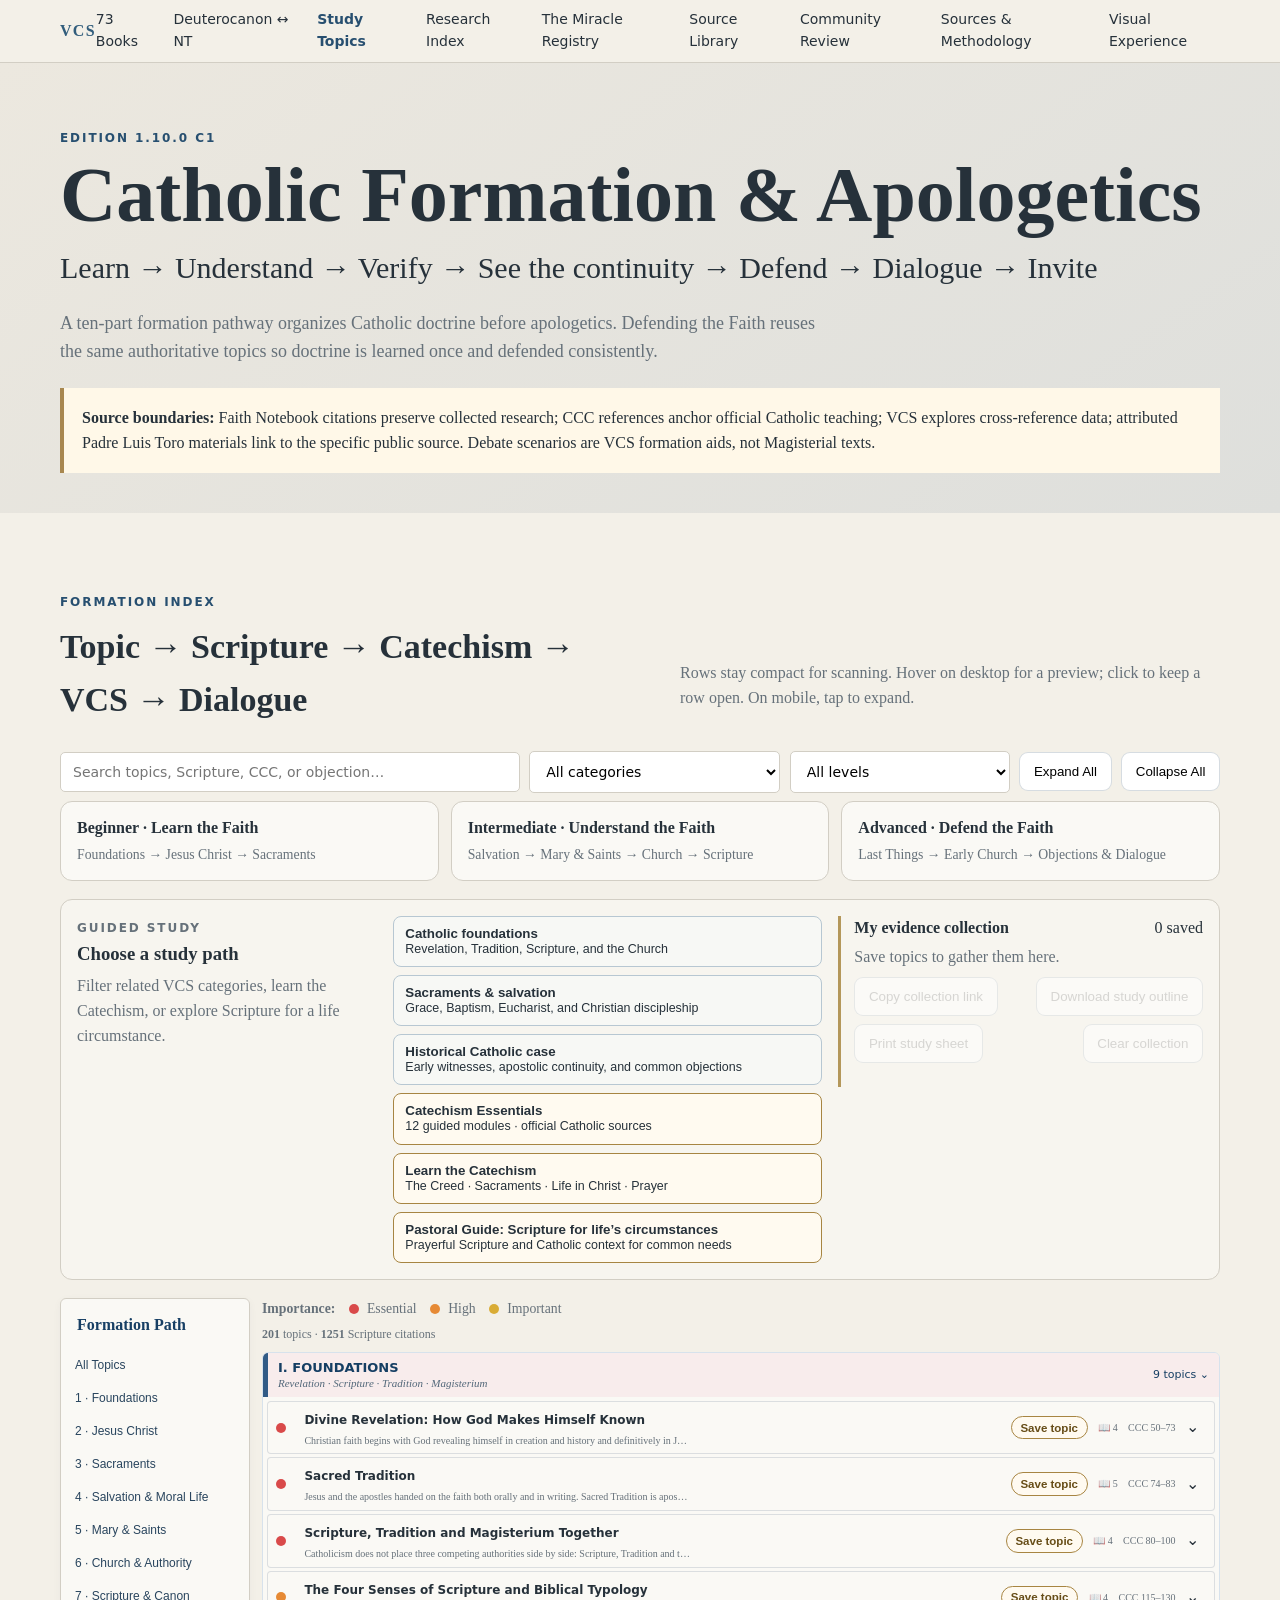
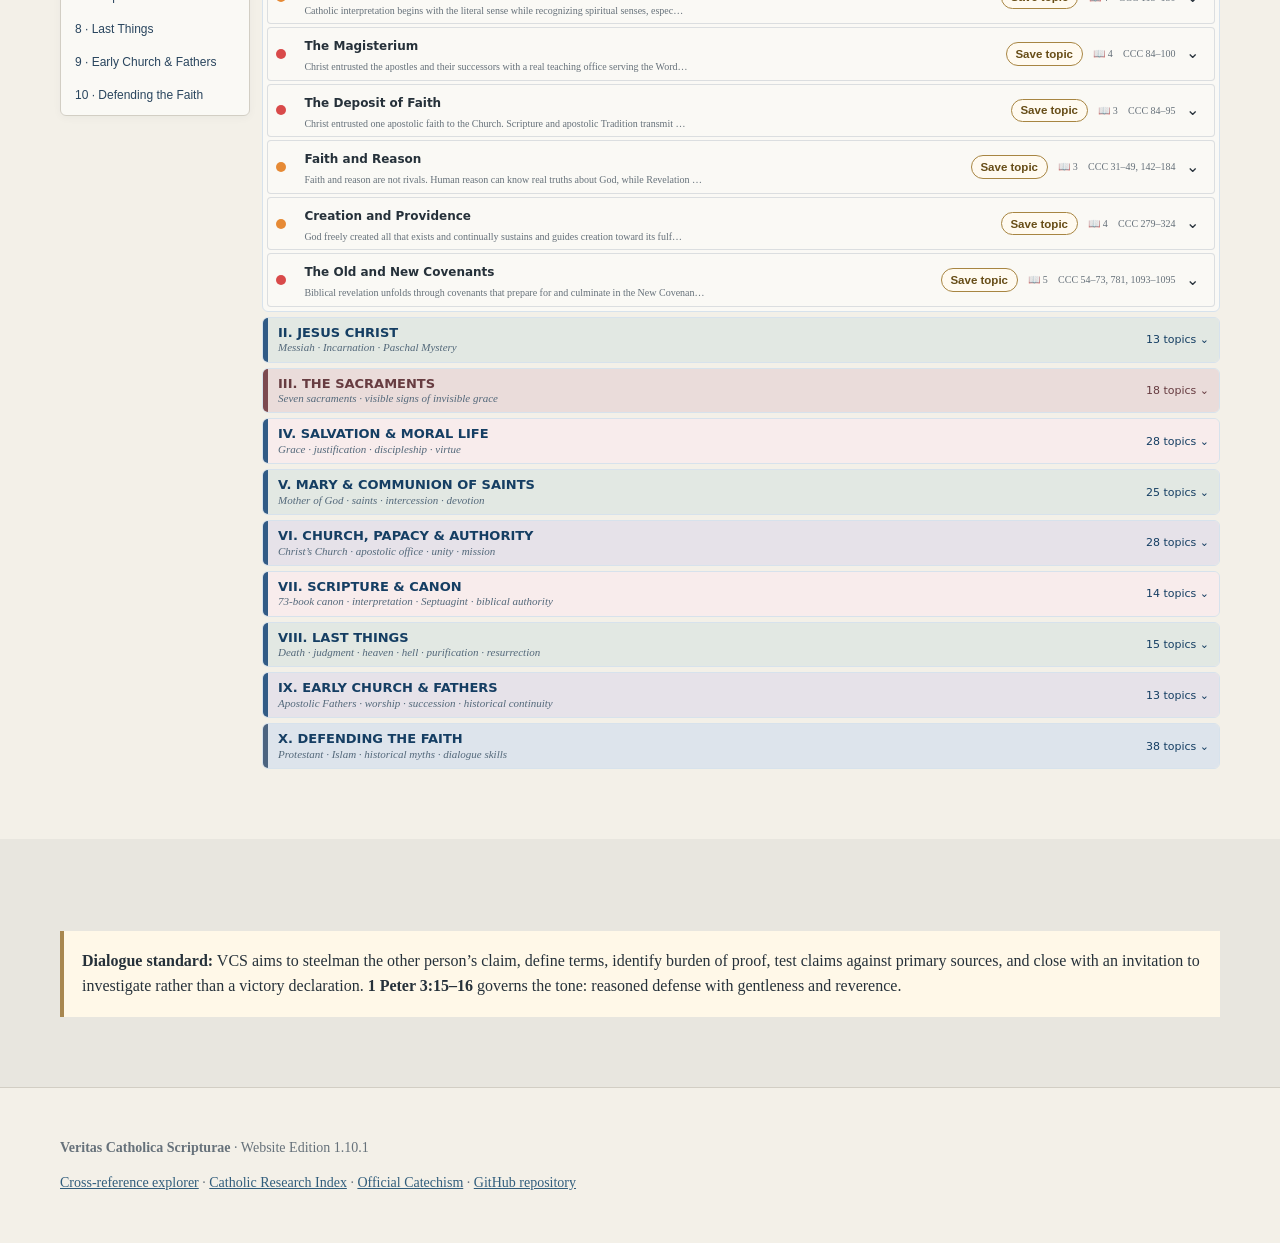
<file: docs/topics.html>
<!doctype html><html lang="en"><head><meta charset="utf-8"><meta name="viewport" content="width=device-width,initial-scale=1"><meta name="description" content="Catholic study and apologetics topics connecting Scripture, Catechism, VCS relationships, and cited formation sources."><title>Study Topics · Veritas Catholica Scripturae</title><link rel="stylesheet" href="assets/style.css?v=1.9.0"></head><body>
<header><div class="wrap nav"><a class="brand" href="./">VCS</a><nav><a href="./#explore">73 Books</a><a href="./#deutero">Deuterocanon ↔ NT</a><a href="topics.html" aria-current="page">Study Topics</a><a href="research-library.html">Research Index</a><a href="miracle-registry.html">The Miracle Registry</a><a href="source-library.html">Source Library</a><a href="sources.html">Sources & Methodology</a><a href="./#visual-experience">Visual Experience</a></nav></div></header>
<main><section class="hero compact"><div class="wrap"><p class="eyebrow">Edition 1.9.0</p><h1>Catholic Formation & Apologetics</h1><p class="lead">Learn → Understand → Verify → See the continuity → Defend → Dialogue → Invite</p><p class="sub">A ten-part formation pathway organizes Catholic doctrine before apologetics. Defending the Faith reuses the same authoritative topics so doctrine is learned once and defended consistently.</p><div class="notice"><b>Source boundaries:</b> Faith Notebook citations preserve collected research; CCC references anchor official Catholic teaching; VCS explores cross-reference data; attributed Padre Luis Toro materials link to the specific public source. Debate scenarios are VCS formation aids, not Magisterial texts.</div></div></section>
<section class="wrap section"><div class="sectionhead"><div><p class="eyebrow">Formation index</p><h2>Topic → Scripture → Catechism → VCS → Dialogue</h2></div><p>Rows stay compact for scanning. Hover on desktop for a preview; click to keep a row open. On mobile, tap to expand.</p></div>
<div class="controls topic-controls"><input id="topicSearch" placeholder="Search topics, Scripture, CCC, or objection…"><select id="topicCategory"><option value="all">All categories</option></select><select id="topicImportance"><option value="all">All levels</option><option value="essential">Essential</option><option value="high">High</option><option value="important">Important</option></select><button id="expandAll" class="smallbtn">Expand All</button><button id="collapseAll" class="smallbtn">Collapse All</button></div>
<div class="formation-pathways"><article><b>Beginner · Learn the Faith</b><span>Foundations → Jesus Christ → Sacraments</span></article><article><b>Intermediate · Understand the Faith</b><span>Salvation → Mary & Saints → Church → Scripture</span></article><article><b>Advanced · Defend the Faith</b><span>Last Things → Early Church → Objections & Dialogue</span></article></div><div class="topics-dashboard"><aside class="topic-sidebar"><b>Formation Path</b><button data-catjump="all">All Topics</button><button data-catjump="Foundations">1 · Foundations</button><button data-catjump="Jesus Christ">2 · Jesus Christ</button><button data-catjump="Sacraments">3 · Sacraments</button><button data-catjump="Salvation & Moral Life">4 · Salvation & Moral Life</button><button data-catjump="Mary & Communion of Saints">5 · Mary & Saints</button><button data-catjump="Church, Papacy & Authority">6 · Church & Authority</button><button data-catjump="Scripture & Canon">7 · Scripture & Canon</button><button data-catjump="Last Things">8 · Last Things</button><button data-catjump="Early Church & Fathers">9 · Early Church & Fathers</button><button data-catjump="defending">10 · Defending the Faith</button></aside><div class="topics-main"><div class="importance-key"><b>Importance:</b> <span class="dot essential"></span> Essential <span class="dot high"></span> High <span class="dot important"></span> Important</div><div id="topicStats" class="topicstats"></div><div id="topicGrid" class="topicrows"></div></div></div></section>
<section class="section alt"><div class="wrap"><div class="notice"><b>Dialogue standard:</b> VCS aims to steelman the other person’s claim, define terms, identify burden of proof, test claims against primary sources, and close with an invitation to investigate rather than a victory declaration. <b>1 Peter 3:15–16</b> governs the tone: reasoned defense with gentleness and reverence.</div></div></section></main>
<footer><div class="wrap"><p><b>Veritas Catholica Scripturae</b> · Website Edition 1.10.1</p><p><a href="./">Cross-reference explorer</a> · <a href="research-library.html">Catholic Research Index</a> · <a href="https://www.vatican.va/archive/ENG0015/_INDEX.HTM" target="_blank" rel="noopener">Official Catechism</a> · <a href="https://github.com/cftrevizo/Veritas-Catholica-Scripturae">GitHub repository</a></p></div></footer><script src="assets/topics.js?v=1.10.1"></script><script src="assets/research-access.js?v=1.10.1"></script><script src="assets/evidence-chains.js?v=1.7.0c1c"></script><script src="assets/patristic-citations.js?v=1.8.0"></script><script src="assets/study-tools.js?v=1.9.0"></script><script src="assets/miracle-context-links.js?v=1.9.0"></script><script src="assets/catechism-essentials.js?v=1.10.0c1"></script><script src="assets/vcs-110-bootstrap.js?v=1.10.0c1"></script></body></html>
</file>
<file: docs/assets/style.css>
:root{--ink:#17202a;--muted:#65717d;--paper:#fbfaf7;--card:#fff;--line:#ddd9cf;--accent:#7a2e2e;--gold:#a8792d;--soft:#f1eee7;--review:#8a5a00}*{box-sizing:border-box}html{scroll-behavior:smooth}body{margin:0;font-family:Georgia,'Times New Roman',serif;background:var(--paper);color:var(--ink);line-height:1.55}a{color:var(--accent)}.wrap{width:min(1160px,92vw);margin:auto}header{position:sticky;top:0;z-index:10;background:rgba(251,250,247,.96);border-bottom:1px solid var(--line);backdrop-filter:blur(8px)}.nav{height:62px;display:flex;align-items:center;justify-content:space-between}.brand{font-weight:800;text-decoration:none;letter-spacing:.08em}.nav nav{display:flex;gap:20px}.nav nav a{text-decoration:none;color:var(--ink);font-family:system-ui,sans-serif;font-size:14px}.hero{padding:80px 0 62px;background:linear-gradient(145deg,#f8f4eb,#efe8dc)}h1{font-size:clamp(42px,7vw,78px);line-height:.98;margin:.12em 0}.lead{font-size:clamp(20px,3vw,30px);margin:12px 0}.sub{max-width:780px;color:var(--muted);font-size:18px}.eyebrow{text-transform:uppercase;letter-spacing:.16em;font:700 12px system-ui,sans-serif;color:var(--accent)}.actions{display:flex;gap:12px;flex-wrap:wrap;margin-top:28px}.button{display:inline-block;border:0;border-radius:5px;background:var(--accent);color:white;text-decoration:none;padding:11px 16px;font:700 14px system-ui,sans-serif;cursor:pointer}.button.secondary{background:transparent;color:var(--accent);border:1px solid var(--accent)}.stats{display:grid;grid-template-columns:repeat(5,1fr);gap:1px;background:var(--line);border:1px solid var(--line);margin-top:28px}.stats div{background:var(--card);padding:20px}.stats strong{display:block;font-size:24px}.stats span{font:13px system-ui,sans-serif;color:var(--muted)}.section{padding:70px 0}.alt{background:#f2efe8}.sectionhead{display:flex;justify-content:space-between;gap:30px;align-items:end;margin-bottom:24px}.sectionhead h2{font-size:34px;margin:0}.sectionhead>p{max-width:540px;color:var(--muted)}.controls,.searchbox{display:flex;gap:10px;flex-wrap:wrap;margin:20px 0}.controls input,.controls select,.searchbox input{padding:11px 12px;border:1px solid var(--line);background:white;border-radius:5px;font:14px system-ui,sans-serif;min-width:220px}.bookgrid{display:grid;grid-template-columns:repeat(auto-fill,minmax(150px,1fr));gap:9px}.book{background:white;border:1px solid var(--line);border-radius:6px;padding:12px;text-align:left;cursor:pointer}.book:hover{border-color:var(--accent)}.book b{display:block}.book small{font-family:system-ui,sans-serif;color:var(--muted)}.book.deutero{border-left:4px solid var(--gold)}.panel,.results{margin-top:22px}.panel{background:white;border:1px solid var(--line);padding:22px;border-radius:7px}.hidden{display:none}.chips{display:flex;flex-wrap:wrap;gap:8px}.chip{background:var(--soft);border-radius:999px;padding:6px 10px;font:13px system-ui,sans-serif}.result{display:grid;grid-template-columns:minmax(120px,1fr) minmax(120px,1fr) 80px minmax(150px,1.5fr);gap:10px;padding:10px 0;border-bottom:1px solid var(--line);font-family:system-ui,sans-serif;font-size:14px}.badge{display:inline-block;padding:2px 7px;border-radius:999px;background:#e8eee7;font-size:12px}.badge.R{background:#f6ead0;color:#6d4700}.cards{display:grid;grid-template-columns:repeat(3,1fr);gap:14px}.cards article{background:white;border:1px solid var(--line);padding:20px}.notice{margin-top:22px;padding:18px;border-left:4px solid var(--gold);background:#fff8e8}.visualgrid{display:grid;grid-template-columns:1fr 1fr;gap:18px}.visualgrid figure{margin:0;background:white;border:1px solid var(--line);padding:10px}.visualgrid img{width:100%;height:auto;display:block}.visualgrid figcaption{padding:9px;font-family:system-ui,sans-serif;color:var(--muted)}footer{border-top:1px solid var(--line);padding:35px 0;color:var(--muted);font-size:14px}.pager{display:flex;gap:8px;margin-top:15px}.empty{color:var(--muted);font-style:italic}@media(max-width:800px){.nav nav{display:none}.stats{grid-template-columns:1fr 1fr}.sectionhead{display:block}.cards,.visualgrid{grid-template-columns:1fr}.result{grid-template-columns:1fr 1fr}.result .src{grid-column:1/-1}}

.study{background:linear-gradient(180deg,#f7f2e8,#fff)}.studygrid{display:grid;grid-template-columns:repeat(auto-fit,minmax(250px,1fr));gap:16px;margin:24px 0}.studycard{background:#fff;border:1px solid #d9d0bd;border-radius:14px;padding:20px;cursor:pointer;box-shadow:0 4px 16px rgba(0,0,0,.05)}.studycard:hover{transform:translateY(-2px)}.studycard h3{margin:.25rem 0}.studycard .tag{font-size:.78rem;text-transform:uppercase;letter-spacing:.06em;color:#795c24}.pathitem{padding:14px 0;border-bottom:1px solid #e6dfd2}.pathitem:last-child{border-bottom:0}.levelB{display:inline-block;background:#e6f4ea;color:#1e6b39;padding:2px 8px;border-radius:999px;font-size:.75rem;font-weight:700}.levelR{display:inline-block;background:#fff0d6;color:#855600;padding:2px 8px;border-radius:999px;font-size:.75rem;font-weight:700}.pathrefs{font-family:ui-monospace,SFMono-Regular,Menlo,monospace;font-weight:700}.studyintro{max-width:850px}
/* Edition 1.3 Visual Experience */
.visual-experience{padding:76px 0 84px;background:radial-gradient(circle at 50% 0,#25364a 0,#111b28 38%,#090e15 100%);color:#f7f1df;overflow:hidden}.wide{width:min(1380px,96vw)}.visualhead>p{color:#bdc7d3}.visual-experience .eyebrow{color:#d9b86c}.visual-tabs{display:flex;gap:8px;flex-wrap:wrap;margin:20px 0}.vtab{border:1px solid rgba(218,184,108,.45);background:rgba(255,255,255,.04);color:#eadfc7;padding:10px 16px;border-radius:999px;cursor:pointer;font:700 13px system-ui,sans-serif}.vtab.active{background:#d0a854;color:#121821;border-color:#d0a854}.visual-stage{position:relative;border:1px solid rgba(218,184,108,.25);border-radius:18px;background:linear-gradient(180deg,rgba(7,12,19,.72),rgba(17,24,34,.9));box-shadow:0 28px 80px rgba(0,0,0,.35),inset 0 0 80px rgba(196,155,74,.04);overflow:hidden}.visual-stage:before{content:'';position:absolute;inset:0;pointer-events:none;background-image:radial-gradient(rgba(255,255,255,.16) .6px,transparent .7px);background-size:23px 23px;opacity:.18}.visual-stage svg{width:100%;height:auto;display:block;min-height:520px}.visual-meta{position:absolute;z-index:3;left:18px;top:16px;padding:10px 13px;background:rgba(8,13,20,.74);border:1px solid rgba(218,184,108,.2);border-radius:10px;font:12px system-ui,sans-serif;color:#d6dce4;backdrop-filter:blur(8px)}.visual-tip{position:fixed;z-index:99999;pointer-events:none;max-width:280px;padding:10px 12px;border:1px solid rgba(218,184,108,.45);border-radius:8px;background:rgba(7,11,17,.94);color:#fff;font:12px system-ui,sans-serif;box-shadow:0 12px 30px rgba(0,0,0,.4)}.visual-controls{display:flex;gap:24px;align-items:center;flex-wrap:wrap;margin:16px 0;font:13px system-ui,sans-serif;color:#d6dce4}.visual-controls label{display:flex;align-items:center;gap:9px}.visual-controls input[type=range]{accent-color:#d0a854}.visual-caption{max-width:1000px;color:#aeb9c5;font:13px/1.6 system-ui,sans-serif}.secondary-maps{background:#f3efe6}.v-arc{fill:none;stroke-linecap:round;transition:opacity .18s,stroke-width .18s}.v-book{cursor:pointer}.v-book text{font:10px system-ui,sans-serif;fill:#cbd5df}.v-book .tick{stroke:#8090a1;stroke-width:1}.v-book.deut text{fill:#f0c96f;font-weight:800}.v-book.deut .tick{stroke:#e3b85e;stroke-width:2}.v-book.active text{fill:#fff;font-weight:800}.bridge-label{font:700 12px system-ui,sans-serif;fill:#e9edf2}.bridge-count{font:11px system-ui,sans-serif;fill:#d8b45e}.canon-number{font:800 54px Georgia,serif;fill:#f2d58d}.canon-copy{font:14px system-ui,sans-serif;fill:#c3ced9}.canon-switch{cursor:pointer}.visual-experience .button.secondary{color:#efd797;border-color:#b9944a;background:transparent}@media(max-width:800px){.visual-stage svg{min-height:420px}.visual-controls{gap:12px}.visualhead{display:block}.v-book text{font-size:8px}}

/* Edition 1.3.2 controls */
.visual-controls select{background:#111b28;color:#eadfc7;border:1px solid rgba(218,184,108,.35);border-radius:6px;padding:7px 9px}.mini{border:1px solid rgba(218,184,108,.4);background:rgba(255,255,255,.055);color:#eadfc7;border-radius:7px;padding:7px 10px;cursor:pointer;font:700 12px system-ui,sans-serif}.mini:hover,.mini.active{background:#d0a854;color:#121821}.canon-compare-controls,.zoom-controls{display:flex;align-items:center;gap:6px}.zoom-controls span{min-width:48px;text-align:center;color:#f0dca8;font:700 12px system-ui,sans-serif}.visual-stage svg{cursor:grab;touch-action:none}.visual-stage svg.dragging{cursor:grabbing}.canon-number.small{font-size:34px}.v-arc{filter:drop-shadow(0 0 2px rgba(126,185,220,.16))}.visual-stage{min-height:560px}@media(max-width:800px){.visual-controls{align-items:flex-start}.canon-compare-controls,.zoom-controls{width:100%;flex-wrap:wrap}}

/* Edition 1.3.3 */
.visual-stage{min-height:700px}.visual-stage svg{height:min(78vh,900px);min-height:650px}.visual-legend{position:absolute;right:14px;top:42px;display:flex;gap:10px;flex-wrap:wrap;max-width:520px;padding:8px 10px;border-radius:9px;background:rgba(8,14,23,.82);border:1px solid rgba(218,184,108,.22);font:700 11px system-ui,sans-serif;color:#e8dfcc;backdrop-filter:blur(8px)}.visual-legend span{display:flex;align-items:center;gap:5px}.visual-legend i{width:19px;height:3px;border-radius:3px;display:inline-block}.v-arc{filter:drop-shadow(0 0 3px rgba(126,185,220,.22))}
.prophecy-title{font-size:26px;font-weight:800;letter-spacing:.12em}.prophecy-sub{font-size:13px;fill:#d8dfef}.prophecy-arc{filter:drop-shadow(0 0 2px currentColor)}

/* Edition 1.3.5 prophecy interaction */
.prophecy-book{cursor:pointer}.prophecy-book text{font-weight:800}.prophecy-book.active text{font-weight:900;filter:drop-shadow(0 0 5px currentColor)}.prophecy-count{font:800 26px Georgia,serif;fill:#f2d58d}.prophecy-legend{max-width:410px}.prophecy-arc{transition:stroke-opacity .12s,stroke-width .12s}.prophecy-title{font-size:22px}

/* Edition 1.3.7 Constellation of Scripture */
.const-line{pointer-events:none}.const-star{filter:drop-shadow(0 0 7px currentColor);cursor:pointer}.const-label{font-size:10px;fill:#e9edf7;pointer-events:none}.const-star.dim{opacity:.7}.const-star.chapter{filter:drop-shadow(0 0 8px #fff)}.const-ch-label{font-size:8px;fill:#111;font-weight:800;pointer-events:none}.const-center{font-size:22px;fill:#fff;font-weight:700;filter:drop-shadow(0 0 10px #65d6ff)}.const-back{font-size:13px;fill:#65d6ff;cursor:pointer;text-decoration:underline}

/* Edition 1.3.8 Constellation navigation & semantic book groups */
.constellation-controls{display:flex;align-items:center;gap:7px;flex-wrap:wrap}.constellation-controls select{background:#111b28;color:#eadfc7;border:1px solid rgba(218,184,108,.35);border-radius:6px;padding:7px 9px;max-width:240px}.constellation-legend{top:auto;bottom:14px;max-width:760px}.constellation-legend span{white-space:nowrap}.const-label{font-size:10px;font-weight:800;paint-order:stroke;stroke:#07101a;stroke-width:2px;stroke-linejoin:round}.const-ch-label-out{font-size:8px;font-weight:800;paint-order:stroke;stroke:#07101a;stroke-width:2px;stroke-linejoin:round}.const-book,.const-chapter{cursor:pointer}.const-line{transition:opacity .15s;filter:drop-shadow(0 0 2px rgba(255,255,255,.08))}


/* Edition 1.3.9 Bridge, maps & navigation refinement */
.bridge-legend{max-width:680px}.bridge-legend .legend-note,.visual-legend .legend-note{width:100%;color:#b9c4d0;font-weight:500}.zoomable-map{cursor:zoom-in;transition:transform .18s,box-shadow .18s}.zoomable-map:hover,.zoomable-map:focus{transform:translateY(-2px);box-shadow:0 12px 30px rgba(0,0,0,.12);outline:2px solid #b9944a;outline-offset:2px}.map-lightbox{position:fixed;z-index:1000;inset:0;background:rgba(3,7,12,.96);display:flex;flex-direction:column;color:#f5ead0}.map-lightbox.hidden{display:none}.map-lightbox-bar{height:58px;flex:0 0 58px;display:flex;align-items:center;justify-content:space-between;gap:16px;padding:0 18px;border-bottom:1px solid rgba(218,184,108,.28);background:#0b111a;font:13px system-ui,sans-serif}.map-lightbox-bar>div{display:flex;align-items:center;gap:7px}.map-lightbox-bar #mapZoomLabel{min-width:50px;text-align:center;color:#efd797;font-weight:800}.map-viewport{position:relative;flex:1;overflow:hidden;cursor:grab;touch-action:none}.map-viewport.dragging{cursor:grabbing}.map-viewport img{position:absolute;left:50%;top:50%;max-width:88vw;max-height:82vh;transform-origin:center center;translate:-50% -50%;user-select:none;-webkit-user-drag:none;transition:transform .06s linear}.map-open{overflow:hidden}@media(max-width:700px){.map-lightbox-bar{height:auto;min-height:58px;align-items:flex-start;padding:10px;flex-direction:column}.map-lightbox-bar>div{flex-wrap:wrap}.bridge-legend{max-width:90%}}

/* 1.3.15 focus interaction + external legend */
.visual-legend-host{min-height:34px;margin:10px 0 4px;display:flex;align-items:center}.visual-legend-host .visual-legend{position:static!important;right:auto!important;top:auto!important;bottom:auto!important;max-width:100%;width:auto;background:rgba(8,14,23,.68)}
.visual-stage .visual-legend{display:none!important}.const-book,.const-chapter,.bridge-node,.v-book{transition:opacity .16s ease}.const-line,.bridge-arc,.v-arc{transition:opacity .16s ease,stroke-width .16s ease}.constellation-controls select#constChapterSelect{max-width:220px}

/* Edition 1.4.0 — Catechism Integration (additive; preserves 1.3.15 visual rules) */
.topicstats{margin:1rem 0 1.25rem;color:var(--muted,#65707c)}
.topicgrid{display:grid;grid-template-columns:repeat(auto-fit,minmax(320px,1fr));gap:1rem}
.topiccard{background:var(--card,#fff);border:1px solid rgba(30,60,90,.14);border-radius:16px;padding:1.15rem;box-shadow:0 8px 28px rgba(18,42,66,.06)}
.topiccard h2{margin:.15rem 0 .55rem;font-size:1.18rem}.topic-summary{line-height:1.55;margin:.35rem 0 1rem}.topic-source-label{font-size:.72rem;text-transform:uppercase;letter-spacing:.09em;font-weight:800;color:var(--muted,#65707c);margin:.35rem 0 .45rem}
.refchips{display:flex;flex-wrap:wrap;gap:.42rem}.refchip{display:inline-flex;padding:.35rem .55rem;border-radius:999px;border:1px solid rgba(30,80,120,.18);background:rgba(60,120,170,.07);text-decoration:none;font-size:.86rem}.refchip:hover{transform:translateY(-1px);border-color:rgba(30,80,120,.4)}.refchip.muted{opacity:.68}
.cccbox{display:flex;justify-content:space-between;gap:1rem;align-items:center;margin-top:1rem;padding:.85rem;border-radius:12px;background:rgba(130,90,35,.07);border-left:4px solid #9b7435}.cccbox strong{display:block;margin-top:.15rem}.ccc-link{white-space:nowrap;font-weight:700;font-size:.86rem}
.hero.compact{padding-top:3.5rem;padding-bottom:2.5rem}@media(max-width:680px){.topicgrid{grid-template-columns:1fr}.cccbox{align-items:flex-start;flex-direction:column}.ccc-link{white-space:normal}}

/* 1.4.0 candidate 2 — compact study rows */
.topic-controls{display:grid;grid-template-columns:minmax(220px,1fr) auto auto auto auto;gap:.6rem;align-items:center}.smallbtn{border:1px solid rgba(30,60,90,.18);background:#fff;border-radius:9px;padding:.68rem .85rem;cursor:pointer}.importance-key{font-size:.86rem;color:var(--muted,#65707c);display:flex;gap:.5rem;align-items:center;flex-wrap:wrap}.dot{display:inline-block;width:10px;height:10px;border-radius:50%;margin-left:.35rem}.dot.essential{background:#d94a4a}.dot.high{background:#e68a35}.dot.important{background:#d9ac35}.topicrows{display:flex;flex-direction:column;gap:.38rem}.topicgroup{margin:1.1rem 0 .25rem;border-radius:11px;padding:.7rem .9rem;background:#edf3fa;border-left:4px solid #315b86}.topicgroup.sacraments{background:#faecec;border-left-color:#a83939}.topicgroup.defending{background:#edf2ff;border-left-color:#385ca8}.topicgroup h3{margin:0;font-size:1.03rem}.topicgroup p{margin:.15rem 0 0;font-size:.82rem;color:var(--muted,#65707c)}
.topicrow{border:1px solid rgba(30,60,90,.14);border-radius:10px;background:var(--card,#fff);overflow:hidden;box-shadow:0 3px 12px rgba(18,42,66,.035)}.topicrow-head{display:grid;grid-template-columns:20px minmax(210px,1fr) auto auto 22px;gap:.65rem;align-items:center;padding:.7rem .85rem;cursor:pointer}.topicrow-head:hover{background:#f7fafc}.topicrow-title{font-weight:750}.topicrow-sub{display:block;color:var(--muted,#65707c);font-size:.78rem;margin-top:.08rem}.topicmeta{font-size:.78rem;color:var(--muted,#65707c);white-space:nowrap}.importance-dot{width:10px;height:10px;border-radius:50%}.importance-dot.essential{background:#d94a4a}.importance-dot.high{background:#e68a35}.importance-dot.important{background:#d9ac35}.chev{transition:transform .18s ease}.topicrow.open .chev{transform:rotate(180deg)}.topicrow-body{display:none;border-top:1px solid rgba(30,60,90,.10);padding:1rem;background:#fbfdff}.topicrow.open .topicrow-body{display:block}.topicrow:not(.locked):hover .topicrow-body{display:block}.topicrow:not(.locked):hover .chev{transform:rotate(180deg)}.topic-summary{margin:.1rem 0 1rem;line-height:1.55}.topic-columns{display:grid;grid-template-columns:1.25fr .8fr;gap:1rem}.source-list{margin:.5rem 0 0;padding-left:1.2rem}.scenario{margin-top:1rem;padding:.9rem 1rem;border-left:4px solid #385ca8;background:#f2f6ff;border-radius:8px}.scenario h4{margin:0 0 .4rem}.scenario ol{margin:.4rem 0;padding-left:1.25rem}.scenario-close{font-weight:650;margin:.55rem 0 0}.trackpill,.catpill{display:inline-block;border-radius:999px;padding:.18rem .5rem;font-size:.7rem;font-weight:700;background:#eef3f8;color:#31506e}.catpill{background:#f8ecec;color:#874242}.cccbox.compact{margin-top:.55rem}.refchips.compact{margin-top:.35rem}
@media(max-width:900px){.topic-controls{grid-template-columns:1fr 1fr}.topic-controls input{grid-column:1/-1}.topic-columns{grid-template-columns:1fr}.topicrow-head{grid-template-columns:18px minmax(160px,1fr) auto 20px}.topicmeta.cccmeta{display:none}.topicrow:not(.locked):hover .topicrow-body{display:none}.topicrow.open .topicrow-body{display:block}}
@media(max-width:560px){.topic-controls{grid-template-columns:1fr}.topic-controls input{grid-column:auto}.topicrow-head{grid-template-columns:16px 1fr 18px}.topicmeta{display:none}.topicrow{border-radius:8px}}

/* Edition 1.4.0 Candidate 3 — formation dashboard + complete 73-book explorer */
.book-explorer{width:min(1460px,96vw)}.explorer-controls{justify-content:flex-start}.grouped-bookgrid{display:grid;grid-template-columns:1fr 1fr;gap:18px;align-items:start}.bookgroup{background:#fff;border:1px solid var(--line);border-radius:10px;padding:12px}.bookgroup h3{margin:0 0 9px;padding-bottom:6px;border-bottom:2px solid #d9e6f2;font-size:18px}.bookgroup.nt h3{border-color:#bde8d8}.bookgroup-grid{display:grid;grid-template-columns:repeat(auto-fit,minmax(118px,1fr));gap:7px}.booktile{min-height:148px;text-align:center;padding:7px 6px 0;display:flex;flex-direction:column;align-items:center;border-radius:7px;overflow:hidden;background:#d8efff;border-color:#bdd7ea}.booktile.ntbook{background:#d8f6e8;border-color:#a8ddc4}.booktile.deutero{background:#ffe3a8;border:1px solid #f2c96c}.bookdate{font:700 11px system-ui,sans-serif;min-height:18px}.bookabbr{font:800 28px/1 system-ui,sans-serif;margin:4px 0}.bookname{font:700 13px system-ui,sans-serif}.bookauthor{font:11px/1.2 system-ui,sans-serif;color:#3e4b56;margin:4px 0 7px;min-height:27px}.bookverified{margin-top:auto;width:calc(100% + 12px);background:#0c4d73;color:#fff;padding:5px;font:800 12px system-ui,sans-serif}.booktile:hover{transform:translateY(-2px);box-shadow:0 7px 18px rgba(17,63,96,.15)}.book-info-note{margin:18px 0;padding:14px 16px;background:#eef5fb;border-left:4px solid #1e5d86;font:13px/1.5 system-ui,sans-serif}.bookpanel-head{display:flex;justify-content:space-between;gap:20px}.verified-big{background:#0c4d73;color:#fff;border-radius:8px;padding:12px 18px;min-width:170px;text-align:center;font-family:system-ui,sans-serif}.verified-big span{display:block;font-size:12px}.verified-big strong{font-size:26px}.topics-dashboard{display:grid;grid-template-columns:210px minmax(0,1fr);gap:16px}.topic-sidebar{position:sticky;top:76px;align-self:start;border:1px solid var(--line);border-radius:10px;background:#fff;padding:10px;display:flex;flex-direction:column;gap:5px}.topic-sidebar b{padding:8px 10px;color:#173f64}.topic-sidebar button{border:0;background:transparent;text-align:left;padding:8px 10px;border-radius:7px;cursor:pointer;color:#29455e}.topic-sidebar button:hover{background:#eaf2fa;color:#0e568b}.topics-main{min-width:0}.topicgroup{border-left-width:5px}.topicgroup:nth-of-type(4n+1){background:#f8ecec}.topicgroup:nth-of-type(4n+2){background:#edf4fc}.topicgroup:nth-of-type(4n+3){background:#eef8f3}.topicgroup:nth-of-type(4n){background:#f5effc}.topicgroup.defending{background:#eaf1ff;border-left-color:#2d5aa6}.topicgroup.sacraments{background:#fae9e9;border-left-color:#a92f38}.topicrow-head{min-height:62px}.topicrow.open{box-shadow:0 8px 22px rgba(20,57,88,.09)}
@media(max-width:980px){.grouped-bookgrid{grid-template-columns:1fr}.topics-dashboard{grid-template-columns:1fr}.topic-sidebar{position:static;display:grid;grid-template-columns:repeat(3,1fr)}.book-explorer{width:min(1160px,92vw)}}
@media(max-width:600px){.bookgroup-grid{grid-template-columns:repeat(2,1fr)}.topic-sidebar{grid-template-columns:1fr 1fr}.bookpanel-head{display:block}.verified-big{margin-top:10px}}

/* Candidate 3 Visual Refinement — approved compact dashboard implementation */
:root{--vcs-navy:#0d3151;--vcs-blue:#155f8d;--vcs-green:#08754d;--vcs-gold:#d59a1a;--vcs-pale:#f5f9fc}
.book-explorer{width:min(1540px,97vw);padding-top:42px}.book-explorer .sectionhead{margin-bottom:12px}.explorer-controls{margin:10px 0 14px}.grouped-bookgrid{display:grid;grid-template-columns:minmax(0,1fr) minmax(0,1fr) 210px;gap:12px;align-items:start}.testament-panel{background:#fff;border:1px solid #cbdbe8;border-radius:9px;overflow:hidden;padding:0 10px 10px}.testament-head{margin:0 -10px 8px;padding:8px 13px;color:#fff;background:linear-gradient(90deg,var(--vcs-blue),#0c496f)}.nt-panel .testament-head{background:linear-gradient(90deg,var(--vcs-green),#075c3e)}.testament-head h3{margin:0;font-size:20px}.testament-head span{font-size:14px;font-weight:500}.bookgroup{border:0;border-radius:0;padding:5px 0 9px;border-bottom:1px solid #dce7ef}.bookgroup:last-child{border-bottom:0}.bookgroup h3{font:800 14px/1.2 system-ui,sans-serif;color:#124e7a;margin:0 0 6px;padding:0;border:0}.bookgroup h3 small{font-size:11px}.bookgroup-grid{display:grid;grid-template-columns:repeat(5,minmax(0,1fr));gap:4px}.booktile{position:relative;min-height:112px;padding:5px 3px 0;border-radius:5px;box-shadow:none;transition:.14s ease}.booktile:hover{transform:translateY(-1px);box-shadow:0 4px 10px rgba(17,63,96,.14)}.bookdate{font-size:9px;line-height:1.1;min-height:20px;display:flex;align-items:center;justify-content:center}.bookabbr{font-size:22px;margin:1px 0}.bookname{font-size:10px;line-height:1.05}.bookauthor{font-size:9px;line-height:1.05;margin:3px 0 4px;min-height:20px}.bookverified{width:calc(100% + 6px);padding:3px;font-size:10px;background:#0c4d73}.booktile.deutero{background:#ffe6a6;border:1px solid #e8b449}.deutero-mark{position:absolute;top:4px;right:5px;color:#c46c00;font-size:11px}.ot-panel .bookgroup:nth-of-type(4) .booktile:not(.deutero){background:#efd7ff}.ot-panel .bookgroup:nth-of-type(3) .booktile:not(.deutero){background:#ffe082}.nt-panel .bookgroup:nth-of-type(2) .booktile{background:#ccecff}.nt-panel .bookgroup:nth-of-type(3) .booktile{background:#ddf6b8}.nt-panel .bookgroup:nth-of-type(4) .booktile{background:#ffc3c9}.nt-panel .bookgroup:nth-of-type(5) .booktile{background:#e5c8ff}.book-key{background:#f3f8fc;border:1px solid #d1e0ec;border-radius:9px;padding:10px;font:11px/1.35 system-ui,sans-serif;position:sticky;top:76px}.book-key h3{margin:0 0 8px;color:#173f64}.key-sample{background:#d8efff;border:1px solid #bdd7ea;border-radius:6px;text-align:center;padding:7px 5px 0;margin-bottom:10px;display:flex;flex-direction:column}.key-sample .bookverified{width:calc(100% + 10px);margin-left:-5px}.book-info-note{display:none}.bookpanel-head{margin-top:4px}
/* Study Topics dashboard */
.topics-dashboard{grid-template-columns:190px minmax(0,1fr);gap:12px}.topic-sidebar{border-radius:6px;padding:6px;box-shadow:0 2px 8px rgba(20,57,88,.04)}.topic-sidebar button{padding:7px 8px;font-size:12px}.topic-controls{margin:8px 0 8px}.importance-key{margin-bottom:6px}.topicrows{gap:5px}.topic-section{border:1px solid #d7e2ec;border-radius:6px;overflow:hidden;background:#fff}.topicgroup{width:100%;border:0;border-left:5px solid #315b86;border-radius:0;margin:0;padding:7px 10px;background:#e8f1fb;display:flex;align-items:center;justify-content:space-between;text-align:left;cursor:pointer;color:#153e63}.topicgroup span:first-child{display:flex;flex-direction:column}.topicgroup strong{font:800 13px/1.2 system-ui,sans-serif}.topicgroup small{font:11px/1.2 Georgia,serif;font-style:italic;color:#53687a;margin-top:1px}.topicgroup span:last-child{font:11px system-ui,sans-serif}.topic-section.sacraments .topicgroup{background:#fae7e7;border-left-color:#a92f38;color:#7d2027}.topic-section.defending .topicgroup{background:#e9f0ff;border-left-color:#2d5aa6}.topic-section:nth-of-type(3n+2):not(.sacraments):not(.defending) .topicgroup{background:#eaf7f1}.topic-section:nth-of-type(3n):not(.sacraments):not(.defending) .topicgroup{background:#f1ebfb}.topic-section-rows{display:none;padding:4px}.topic-section.open .topic-section-rows{display:flex;flex-direction:column;gap:3px}.topicrow{border-radius:4px;box-shadow:none}.topicrow-head{min-height:44px;padding:5px 8px;grid-template-columns:16px minmax(180px,1fr) auto auto 18px}.topicrow-title{font:750 12px system-ui,sans-serif}.topicrow-sub{font-size:10px}.topicmeta{font-size:10px}.topicrow-body{padding:10px}.topic-summary{font-size:13px}.topicstats{margin:4px 0 8px;font-size:12px}
@media(max-width:1180px){.grouped-bookgrid{grid-template-columns:1fr 1fr}.book-key{grid-column:1/-1;position:static;display:grid;grid-template-columns:180px 1fr;gap:12px}.bookgroup-grid{grid-template-columns:repeat(4,minmax(0,1fr))}}
@media(max-width:820px){.grouped-bookgrid{grid-template-columns:1fr}.bookgroup-grid{grid-template-columns:repeat(4,minmax(0,1fr))}.book-key{grid-template-columns:1fr}.topics-dashboard{grid-template-columns:1fr}.topic-sidebar{position:static;display:grid;grid-template-columns:repeat(3,1fr)}.topicrow:not(.locked):hover .topicrow-body{display:none}}
@media(max-width:560px){.bookgroup-grid{grid-template-columns:repeat(3,minmax(0,1fr))}.booktile{min-height:108px}.topic-sidebar{grid-template-columns:1fr 1fr}.topicrow-head{grid-template-columns:14px 1fr 16px}.topicmeta{display:none}}


/* Edition 1.4.0 Release Candidate — muted scholarly/ecclesial palette & release hardening */
:root{--ink:#26313a;--muted:#66717a;--paper:#f3f0e8;--card:#faf9f5;--line:#d2cec4;--accent:#274f70;--gold:#a8874f;--soft:#e8e8e2;--review:#8a6840;--vcs-navy:#17263b;--vcs-blue:#365f7d;--vcs-green:#526f63;--vcs-gold:#b4975a;--vcs-pale:#eef1f1;--burgundy:#7c4a50;--sage:#7d8c78}
body{background:var(--paper);color:var(--ink)}header{background:rgba(243,240,232,.97)}.hero{background:linear-gradient(145deg,#ece8df,#dedfdc)}.alt{background:#e8e6df}.button{background:var(--accent)}.button.secondary{color:var(--accent);border-color:var(--accent)}a{color:#315d7c}.stats div,.panel,.bookgroup,.testament-panel,.topic-sidebar,.topic-section,.resource-section{background:var(--card)}.booktile{filter:saturate(.72) brightness(.98)}.booktile.deutero{background:#ead8ad;border-color:#c8a965}.testament-head{background:linear-gradient(90deg,#365f7d,#294c68)}.nt-panel .testament-head{background:linear-gradient(90deg,#526f63,#405d52)}.bookverified,.verified-big{background:#274f70}.topic-section.sacraments .topicgroup{background:#eadcda;border-left-color:var(--burgundy);color:#673c41}.topic-section.defending .topicgroup{background:#dde4ec;border-left-color:#4c6480}.topic-section:nth-of-type(3n+2):not(.sacraments):not(.defending) .topicgroup{background:#e2e8e3}.topic-section:nth-of-type(3n):not(.sacraments):not(.defending) .topicgroup{background:#e6e2e9}.method-card{display:grid;grid-template-columns:minmax(0,1fr) auto;gap:28px;align-items:center;background:#e7e8e3;border:1px solid var(--line);border-left:5px solid var(--vcs-gold);border-radius:10px;padding:22px}.method-card h2{margin:.1rem 0 .4rem}.method-card p{margin:.25rem 0;color:#53606a}.resource-layout{display:grid;grid-template-columns:210px minmax(0,1fr);gap:24px;align-items:start}.resource-nav{position:sticky;top:76px;background:#e8e8e2;border:1px solid var(--line);border-radius:9px;padding:12px;display:flex;flex-direction:column;gap:5px}.resource-nav b{padding:5px 7px}.resource-nav a{text-decoration:none;padding:6px 7px;border-radius:5px;font:12px system-ui,sans-serif;color:#425463}.resource-nav a:hover{background:#daddda}.resource-main{min-width:0}.resource-section{border:1px solid var(--line);border-radius:10px;padding:24px;margin-bottom:18px}.resource-section h2{margin:.1rem 0 1rem}.source-cards{display:grid;grid-template-columns:repeat(2,minmax(0,1fr));gap:10px}.source-cards article{background:#eeede7;border:1px solid #d7d3c9;border-radius:8px;padding:15px}.source-cards h3{margin:.1rem 0 .45rem;font-size:17px}.resource-facts{display:grid;grid-template-columns:repeat(4,1fr);gap:8px}.resource-facts div{background:#e8e8e2;border-radius:7px;padding:12px}.resource-facts strong{display:block;font-size:21px}.resource-facts span{font:11px system-ui,sans-serif;color:var(--muted)}.method-list{padding-left:1.3rem}.method-list li{margin:.55rem 0}.lineage{display:flex;align-items:center;gap:7px;flex-wrap:wrap}.lineage span{background:#e3e6e4;border:1px solid #cfd4d0;border-radius:999px;padding:7px 10px;font:12px system-ui,sans-serif}.lineage b{color:var(--vcs-gold)}.citation-box{background:#e8e8e2;border-left:4px solid var(--vcs-gold);padding:15px;font:14px/1.5 Georgia,serif}.nav a[aria-current="page"]{font-weight:800;color:var(--accent)}
button:focus-visible,a:focus-visible,input:focus-visible,select:focus-visible,[tabindex]:focus-visible{outline:3px solid #b4975a;outline-offset:3px}.book,.booktile,.topicrow,.vtab,.mini,.smallbtn{transition:transform .14s ease,box-shadow .14s ease,background-color .14s ease,border-color .14s ease}
@media(prefers-reduced-motion:reduce){html{scroll-behavior:auto}*,*::before,*::after{scroll-behavior:auto!important;transition:none!important;animation:none!important}.booktile:hover,.studycard:hover{transform:none!important}}
@media(max-width:850px){.nav{height:auto;min-height:62px;padding:10px 0;align-items:flex-start}.nav nav{gap:10px;flex-wrap:wrap;justify-content:flex-end}.resource-layout{grid-template-columns:1fr}.resource-nav{position:static;display:grid;grid-template-columns:repeat(3,1fr)}.source-cards{grid-template-columns:1fr}.resource-facts{grid-template-columns:1fr 1fr}.method-card{grid-template-columns:1fr}}
@media(max-width:560px){.resource-nav{grid-template-columns:1fr 1fr}.resource-facts{grid-template-columns:1fr}.hero{padding-top:54px}.section{padding:48px 0}.nav nav a{font-size:12px}}

/* C3 Hotfix - 73-Book Explorer book-detail relationship selectors */
.book-rel-controls{display:grid;grid-template-columns:repeat(2,minmax(220px,1fr));gap:12px;margin:18px 0 14px;padding:14px;background:#eef2ef;border:1px solid var(--line);border-radius:8px}
.book-rel-controls label{display:block;font:700 12px/1.2 system-ui,sans-serif;color:#53606a;margin-bottom:5px}
.book-rel-controls select{width:100%;padding:9px 10px;border:1px solid var(--line);border-radius:5px;background:#fff;font:14px system-ui,sans-serif;color:var(--ink)}
.book-rel-count{margin:8px 0 12px;color:var(--muted);font:13px system-ui,sans-serif}
.bookrel-section{margin:14px 0 20px}
.bookrel-section h4{margin:0 0 4px;padding:8px 10px;border-radius:6px;background:#e9eef1;color:#23445d;font:800 15px system-ui,sans-serif}
.bookrel-section h4 span{font-weight:500;color:var(--muted);font-size:12px}
.bookrel-section .result{border-bottom:1px solid #e1ddd4}
@media(max-width:650px){.book-rel-controls{grid-template-columns:1fr}.bookrel-section .result{grid-template-columns:1fr 1fr}.bookrel-section .result .src{grid-column:1/-1}}
/* 73-Book relationship accordion hotfix */
.bookrel-toolbar{display:flex;justify-content:space-between;align-items:center;gap:12px;margin:14px 0 8px}.bookrel-toolbar p{margin:0}.bookrel-toolbar button,.bookrel-showmore{border:1px solid #b9c6cc;background:#f7f5ef;color:#24445c;border-radius:7px;padding:6px 9px;font-weight:700;cursor:pointer;margin-left:6px}.bookrel-testament,.bookrel-book,.bookrel-chapter{border:1px solid #d7d6cf;border-radius:9px;background:#fbfaf6;margin:8px 0;overflow:hidden}.bookrel-testament>summary,.bookrel-book>summary,.bookrel-chapter>summary{list-style:none;cursor:pointer;display:flex;justify-content:space-between;align-items:center;gap:12px;padding:10px 12px;font-weight:800;color:#24445c}.bookrel-testament>summary::-webkit-details-marker,.bookrel-book>summary::-webkit-details-marker,.bookrel-chapter>summary::-webkit-details-marker{display:none}.bookrel-testament>summary:before,.bookrel-book>summary:before,.bookrel-chapter>summary:before{content:'▸';margin-right:7px}.bookrel-testament[open]>summary:before,.bookrel-book[open]>summary:before,.bookrel-chapter[open]>summary:before{content:'▾'}.bookrel-testament>summary span,.bookrel-book>summary span,.bookrel-chapter>summary span{margin-left:auto;font-size:12px;font-weight:600;color:var(--muted)}.bookrel-testament.ot>summary{background:#e7edf0}.bookrel-testament.nt>summary{background:#ece8ef}.bookrel-books,.bookrel-chapters,.bookrel-leaves{padding:5px 10px 10px}.bookrel-book>summary{background:#f2f0e9}.bookrel-chapter>summary{background:#f8f7f2;font-weight:700}.bookrel-leaf{display:grid;grid-template-columns:minmax(150px,1fr) auto minmax(170px,1.4fr);gap:10px;align-items:center;padding:7px 8px;border-bottom:1px solid #e5e1d8}.bookrel-leaf:last-child{border-bottom:0}.deutero-inline{color:#9b623e!important;margin:0!important}.bookrel-more.hidden{display:none}.bookrel-showmore{margin:9px 0 3px}.bookrel-testament summary:focus-visible,.bookrel-book summary:focus-visible,.bookrel-chapter summary:focus-visible{outline:3px solid #b4975a;outline-offset:-3px}@media(max-width:650px){.bookrel-toolbar{align-items:flex-start;flex-direction:column}.bookrel-toolbar button{margin:0 6px 0 0}.bookrel-leaf{grid-template-columns:1fr auto}.bookrel-leaf .src{grid-column:1/-1}}

/* 1.4.0 staging hotfix: GPU-safe edge hover + Messianic source-book WIP */
.v-arc,.bridge-arc,.const-line{filter:none!important;will-change:auto}
.v-arc.edge-hover{stroke-opacity:1!important;stroke-width:3!important}
.visual-stage,.visual-stage svg{backface-visibility:hidden;transform:translateZ(0)}
.prophecy-ray{pointer-events:none;transition:stroke-opacity .14s ease,stroke-width .14s ease}
.prophecy-book{transition:opacity .14s ease;cursor:pointer}
.prophecy-book circle{transition:r .14s ease,fill-opacity .14s ease}
.prophecy-book:hover circle,.prophecy-book.active circle{fill-opacity:1;stroke-opacity:.9}
.prophecy-center{pointer-events:none}
.tip-note{opacity:.78}
@media (prefers-reduced-motion:reduce){.prophecy-ray,.prophecy-book,.prophecy-book circle,.v-arc{transition:none!important}}

/* 1.5.0 Catholic Formation */
.formation-pathways{display:grid;grid-template-columns:repeat(3,1fr);gap:12px;margin:0 0 18px}.formation-pathways article{background:var(--card,#fff);border:1px solid var(--line,#d8dee6);border-radius:12px;padding:14px 16px}.formation-pathways b,.formation-pathways span{display:block}.formation-pathways span{font-size:.86rem;color:var(--muted,#5e6875);margin-top:4px}.topic-related{margin-top:12px;padding:9px 11px;border-left:3px solid var(--gold,#b4975a);background:rgba(180,151,90,.08);border-radius:6px}.topicrow-body .button{display:inline-block;text-decoration:none;margin-top:10px}@media(max-width:760px){.formation-pathways{grid-template-columns:1fr}}

/* 1.5 C3 depth/defense + viewport-fit controls */
.topic-jump{border:0;background:transparent;color:#315c82;text-decoration:underline;font:inherit;font-weight:700;cursor:pointer;padding:0}.defend-link{border-left:3px solid #8b5a5a;padding-left:10px}.zoom-controls #fitVisual{border-color:#b4975a}

/* C4 messianic evidence map + accessibility */
.prophecy-evidence-edge{transition:stroke-opacity .12s ease,stroke-width .12s ease;vector-effect:non-scaling-stroke}
@media (prefers-reduced-motion:reduce){*,*::before,*::after{scroll-behavior:auto!important;transition:none!important;animation:none!important}}
:focus-visible{outline:3px solid #d0a854;outline-offset:3px}

/* 1.6.0 C1 Source Library */
.source-library-grid{display:grid;grid-template-columns:repeat(auto-fit,minmax(310px,1fr));gap:14px;margin-top:18px}.source-lib-card{background:var(--card,#fff);border:1px solid var(--line,#d8dee6);border-radius:14px;padding:16px;box-shadow:0 2px 10px rgba(20,35,55,.05)}.source-lib-card h3{margin:.35rem 0 .1rem}.source-lib-card h4{margin:.1rem 0 .7rem;font-weight:600}.source-lib-meta{display:flex;gap:8px;flex-wrap:wrap}.source-lib-meta span,.topic-chip{display:inline-block;padding:3px 7px;border-radius:999px;background:#e7edf2;color:#24384c;font-size:.78rem;margin:2px}.source-lib-card .small{font-size:.9rem;color:var(--muted,#586575)}.source-lib-card details{margin-top:10px}.source-lib-card summary{cursor:pointer;font-weight:600}

/* VCS 1.6 C2 contextual Visual Experience + Semantic Timeline */
.context-controls{display:flex;gap:24px;align-items:center;flex-wrap:wrap}.timeline-controls{width:100%;display:grid;gap:12px;padding:14px;border:1px solid rgba(218,184,108,.24);border-radius:12px;background:rgba(255,255,255,.035)}.timeline-controls.hidden,.context-controls.hidden{display:none!important}.timeline-scope,.timeline-categories{display:flex;gap:7px;flex-wrap:wrap}.timeline-chip{padding:6px 9px;border:1px solid rgba(218,184,108,.22);border-radius:999px;background:rgba(255,255,255,.035);font-size:11px}.timeline-detail{display:grid;gap:3px;padding:10px 12px;border-left:3px solid #d0a854;background:rgba(208,168,84,.07);border-radius:5px}.timeline-detail span,.timeline-detail small{color:#bdc7d3}.timeline-lane{stroke:#6f7d8b;stroke-opacity:.28;stroke-width:1}.timeline-lane-label{fill:#d6c89f;font:700 11px system-ui,sans-serif}.timeline-event{stroke:#0a1119;stroke-width:1.5;cursor:pointer}.timeline-event.foundational{fill:#d0a854}.timeline-event.major{fill:#7f9fb9}.timeline-event.significant{fill:#7f8f6a}.timeline-event.detailed{fill:#8a739e}.timeline-event.source{fill:#b36b64}.timeline-event:hover{stroke:#fff;stroke-width:2.5}.timeline-event-label{fill:#e7dfcf;font:10px system-ui,sans-serif}.timeline-axis{stroke:#d0a854;stroke-opacity:.65}.timeline-axis-label{fill:#b9c4cf;font:10px system-ui,sans-serif}@media(max-width:800px){.timeline-controls{padding:10px}.timeline-scope .mini{flex:1 1 42%}.timeline-chip{font-size:10px}}
/* VCS 1.6 C2 timeline multi-select filter hotfix */
.timeline-filter-group{display:grid;gap:7px}.timeline-filter-title{font-size:11px;font-weight:800;letter-spacing:.09em;text-transform:uppercase;color:#d6c89f}.timeline-importance{display:flex;gap:7px;flex-wrap:wrap}.timeline-scope .mini,.timeline-importance .mini,.timeline-chip{opacity:.42;transition:opacity .16s ease,background .16s ease,border-color .16s ease,transform .16s ease}.timeline-scope .mini.active,.timeline-importance .mini.active,.timeline-chip.active{opacity:1;background:rgba(208,168,84,.16);border-color:rgba(218,184,108,.58);box-shadow:inset 0 0 0 1px rgba(218,184,108,.12)}.timeline-chip{appearance:none;color:inherit;cursor:pointer}.timeline-scope .mini:hover,.timeline-importance .mini:hover,.timeline-chip:hover{opacity:.82}.timeline-scope .mini.active:hover,.timeline-importance .mini.active:hover,.timeline-chip.active:hover{opacity:1}@media(max-width:800px){.timeline-importance .mini{flex:1 1 30%}.timeline-filter-title{font-size:10px}}
/* VCS 1.6 C3 Historical Depth — test-only roadmap preview */
.wip-roadmap{padding:2.25rem 0;background:linear-gradient(180deg,rgba(180,151,90,.08),rgba(23,38,59,.03));border-top:1px solid rgba(180,151,90,.25)}
.wip-grid{display:grid;grid-template-columns:repeat(4,minmax(0,1fr));gap:1rem}.wip-grid article{background:var(--panel,#fff);border:1px dashed rgba(180,151,90,.7);border-radius:14px;padding:1rem;box-shadow:0 5px 18px rgba(23,38,59,.06)}.wip-grid h3{margin:.55rem 0 .4rem}.wip-grid p{margin:0;color:var(--muted,#5f6976);line-height:1.45}.wip-badge{display:inline-flex;align-items:center;border-radius:999px;padding:.18rem .5rem;font-size:.72rem;font-weight:800;letter-spacing:.05em;background:#efe5c8;color:#6a5523;border:1px solid #cfb66f}@media(max-width:900px){.wip-grid{grid-template-columns:1fr 1fr}}@media(max-width:560px){.wip-grid{grid-template-columns:1fr}}

/* VCS 1.6 Timeline adaptive sticky axes/grid patch */
.timeline-fixed-guides{pointer-events:none}.timeline-grid{stroke:#91a0ad;stroke-opacity:.16;stroke-width:1}.timeline-grid.major{stroke:#d0a854;stroke-opacity:.32;stroke-width:1.35}.timeline-era-divider{stroke:#d0a854;stroke-opacity:.7;stroke-width:1.8;stroke-dasharray:6 5}.timeline-era-label,.timeline-resolution-label{fill:#d6c89f;font:700 11px system-ui,sans-serif;paint-order:stroke;stroke:#101a26;stroke-width:3px;stroke-linejoin:round}.timeline-axis.sticky{stroke:#d0a854;stroke-opacity:.78;stroke-width:1.3}.timeline-axis-label.sticky,.timeline-lane-label.sticky{paint-order:stroke;stroke:#101a26;stroke-width:4px;stroke-linejoin:round}.timeline-lane-label.sticky{font-size:11px}.timeline-axis-label.sticky{font-size:10px}

/* VCS 1.6 Timeline axis-label visibility hotfix */
.timeline-axis-label.sticky{font-size:40px;font-weight:800;stroke-width:7px}
.timeline-lane-label.sticky{font-size:44px;font-weight:800;stroke-width:7px}
@media(max-width:800px){.timeline-axis-label.sticky{font-size:36px}.timeline-lane-label.sticky{font-size:40px}}

/* 1.6 Timeline collision/axis hotfix: readable 2x sticky axes + stacked events */
.timeline-axis-label.sticky{font-size:20px;font-weight:800;stroke-width:5px}
.timeline-lane-label.sticky{font-size:22px;font-weight:800;stroke-width:5px}
.timeline-event-label.stacked{font-size:10px;font-weight:650;paint-order:stroke;stroke:#101a26;stroke-width:3px;stroke-linejoin:round}
@media(max-width:800px){.timeline-axis-label.sticky{font-size:18px}.timeline-lane-label.sticky{font-size:20px}}
\n\n/* VCS 1.6 Timeline concept-alignment hotfix: compact events at every zoom */\n.timeline-event-label.stacked{font-size:10px;font-weight:650;paint-order:stroke;stroke:#101a26;stroke-width:2.4px;stroke-linejoin:round;dominant-baseline:auto}\n.timeline-event{vector-effect:non-scaling-stroke}\n.timeline-axis-label.sticky{font-size:18px;font-weight:800;stroke-width:4px}\n.timeline-lane-label.sticky{font-size:18px;font-weight:800;stroke-width:4px}\n.timeline-fixed-guides .timeline-lane-label.sticky{transform:translateX(-2px)}\n@media(max-width:800px){.timeline-axis-label.sticky{font-size:15px}.timeline-lane-label.sticky{font-size:15px}}\n

/* VCS 1.6 Timeline dynamic-band / scroll-viewport patch */
.visual-stage.timeline-scroll-mode{max-height:760px;overflow-y:auto;overflow-x:hidden;overscroll-behavior-y:contain;scrollbar-gutter:stable;background:linear-gradient(180deg,rgba(7,12,19,.82),rgba(17,24,34,.96))}
.visual-stage.timeline-scroll-mode svg{width:100%;min-height:0;display:block;cursor:grab;touch-action:pan-y pinch-zoom}
.timeline-band-boundary{stroke:#d0a854;stroke-opacity:.22;stroke-width:1;vector-effect:non-scaling-stroke}
.timeline-event-label.stacked{font-size:10px;font-weight:650;paint-order:stroke;stroke:#101a26;stroke-width:2.2px;stroke-linejoin:round}
.timeline-event{vector-effect:non-scaling-stroke}
.timeline-fixed-guides .timeline-lane-label.sticky{font-size:18px;font-weight:800;stroke-width:4px}
.timeline-fixed-guides .timeline-axis-label.sticky{font-size:18px;font-weight:800;stroke-width:4px}
.visual-stage.timeline-scroll-mode::-webkit-scrollbar{width:12px}.visual-stage.timeline-scroll-mode::-webkit-scrollbar-thumb{background:#7d6a42;border-radius:10px;border:3px solid #111b28}.visual-stage.timeline-scroll-mode::-webkit-scrollbar-track{background:#111b28}
@media(max-width:800px){.visual-stage.timeline-scroll-mode{max-height:70vh}.timeline-fixed-guides .timeline-lane-label.sticky,.timeline-fixed-guides .timeline-axis-label.sticky{font-size:15px}}


/* VCS 1.6 Timeline fixed viewport + chronological-only zoom correction */
.visual-stage.timeline-scroll-mode{
  height:720px;max-height:720px;overflow-y:auto;overflow-x:hidden;
  margin-inline:28px;overscroll-behavior-y:auto;scrollbar-gutter:stable;
}
.visual-stage.timeline-scroll-mode svg{width:100%;display:block;touch-action:pan-y pinch-zoom}
.timeline-event{vector-effect:non-scaling-stroke}
.timeline-event-label.stacked{font-size:10px!important;letter-spacing:0;}
@media(max-width:800px){
  .visual-stage.timeline-scroll-mode{height:68vh;max-height:68vh;margin-inline:12px}
}

/* VCS 1.6 Timeline top-date adaptive grid hotfix */
.timeline-axis-label.sticky.top{font-size:18px;font-weight:800;stroke-width:4px}
.timeline-axis.sticky.top{stroke:#d0a854;stroke-opacity:.82;stroke-width:1.35}
.timeline-resolution-label{font-size:11px}

/* VCS 1.6 Timeline sticky top date-axis + non-overlap adaptive grid hotfix */
.visual-stage.timeline-scroll-mode{position:relative;padding-top:48px}
.timeline-sticky-date-axis{
  position:sticky;top:0;z-index:24;height:46px;margin-top:-48px;
  background:linear-gradient(180deg,rgba(11,19,29,.98),rgba(11,19,29,.92));
  border-bottom:1px solid rgba(208,168,84,.5);box-shadow:0 4px 10px rgba(0,0,0,.18);
  pointer-events:none;overflow:hidden;
}
.timeline-sticky-date-label{
  position:absolute;top:8px;transform:translateX(-50%);white-space:nowrap;
  color:#d9e1e8;font:800 18px/1 system-ui,sans-serif;
  text-shadow:0 1px 2px #07101a,0 0 4px #07101a;
}
.timeline-sticky-era-label{
  position:absolute;top:28px;transform:translateX(-50%);white-space:nowrap;
  color:#d6c89f;font:800 11px/1 system-ui,sans-serif;
}
.timeline-sticky-resolution{
  position:absolute;right:10px;bottom:4px;color:#d6c89f;
  font:700 10px/1 system-ui,sans-serif;background:rgba(11,19,29,.82);padding:2px 5px;border-radius:4px;
}
/* SVG date text is replaced by the sticky HTML axis; keep only lane labels/grid in SVG. */
.timeline-fixed-guides .timeline-axis-label,.timeline-fixed-guides .timeline-era-label,.timeline-fixed-guides .timeline-resolution-label{display:none!important}
@media(max-width:800px){
  .visual-stage.timeline-scroll-mode{padding-top:42px}
  .timeline-sticky-date-axis{height:40px;margin-top:-42px}
  .timeline-sticky-date-label{font-size:15px;top:7px}
  .timeline-sticky-era-label{top:25px;font-size:9px}
}


/* VCS 1.6 Timeline event readability / hover / full-width lane hotfix */
.timeline-event-label.stacked{font-size:12px!important;font-weight:680;paint-order:stroke;stroke:#101a26;stroke-width:2.4px;stroke-linejoin:round}
.timeline-lane-full{stroke:#7f8d99;stroke-opacity:.36;stroke-width:1;vector-effect:non-scaling-stroke;pointer-events:none}
.timeline-event{cursor:pointer}
.timeline-event:focus{outline:none;stroke:#fff;stroke-width:2.5}
@media(max-width:800px){.timeline-event-label.stacked{font-size:11px!important}}


/* VCS 1.6 Timeline 3000 BC-AD 2000 chronology + typography hotfix */
.timeline-event-label.stacked{font-size:18px!important;font-weight:680;stroke-width:2.8px}
.timeline-fixed-guides .timeline-lane-label.sticky{font-size:24px!important;font-weight:800;stroke-width:4.5px}
@media(max-width:800px){.timeline-event-label.stacked{font-size:15px!important}.timeline-fixed-guides .timeline-lane-label.sticky{font-size:20px!important}}


/* VCS 1.6 Timeline guaranteed event hover targets */
.timeline-event-hit{fill:transparent;stroke:none;pointer-events:all;cursor:pointer}
.timeline-event-label,.timeline-event-label.stacked{pointer-events:auto;cursor:pointer}
.timeline-event-hit:hover + .timeline-event{stroke:#fff;stroke-width:2.5}

.visual-tip.visual-tip-portal{position:fixed!important;z-index:99999!important;pointer-events:none;max-width:min(380px,calc(100vw - 20px));}
\n/* 1.6 C4 historical continuity */
.early-witnesses{grid-column:1/-1;margin-top:10px;padding:12px;border:1px solid rgba(210,174,86,.28);border-radius:10px;background:rgba(210,174,86,.045)}
.witness-list{display:grid;grid-template-columns:repeat(auto-fit,minmax(190px,1fr));gap:7px;margin:8px 0}.witness-list a{display:flex;flex-direction:column;padding:8px 10px;border:1px solid rgba(255,255,255,.1);border-radius:8px;text-decoration:none}.witness-list a span{font-size:.78rem;opacity:.75;margin-top:2px}.mini-link{font-size:.8rem}.prov-badge{border:1px solid rgba(210,174,86,.5)!important;color:#f1d48a!important}.source-related{margin:10px 0}.source-related>b{display:block;font-size:.8rem;margin-bottom:6px}.source-topic-link{text-decoration:none;display:inline-block;margin:2px}.era-strip{display:flex;gap:6px;flex-wrap:wrap;margin-bottom:12px}.era-strip span{padding:6px 10px;border-radius:999px;border:1px solid rgba(210,174,86,.3);font-size:.78rem;background:rgba(210,174,86,.05)}

/* C4 consolidated review corrections */
.hidden{display:none!important}.witness-more,.source-topic-more{margin:6px 10px 6px 0;background:none;border:0;color:var(--blue,#245b82);text-decoration:underline;cursor:pointer;font:inherit}.source-target{outline:3px solid rgba(210,174,86,.85);box-shadow:0 0 0 7px rgba(210,174,86,.15);animation:sourceTargetPulse 1.2s ease 2}@keyframes sourceTargetPulse{50%{box-shadow:0 0 0 12px rgba(210,174,86,.08)}}
.provenance-grid{display:grid;grid-template-columns:repeat(2,minmax(0,1fr));gap:8px;margin-top:10px}.provenance-grid>div{padding:8px;border:1px solid rgba(127,127,127,.18);border-radius:7px}.provenance-grid b,.provenance-grid span{display:block}.provenance-grid b{font-size:.72rem;text-transform:uppercase;letter-spacing:.05em;margin-bottom:3px}.provenance-grid span{font-size:.82rem}.provenance-grid .wide{grid-column:1/-1}.passage-range-nav{display:flex;gap:10px;align-items:center;flex-wrap:wrap;margin:8px 0 4px}.timeline-source-target{stroke:#fff!important;stroke-width:4!important;filter:drop-shadow(0 0 8px #f1c45b);animation:timelineTargetPulse .9s ease-in-out infinite alternate}@keyframes timelineTargetPulse{to{filter:drop-shadow(0 0 16px #f1c45b)}}.timeline-from-source{display:block;margin-top:4px;color:#f1d48a;font-size:.78rem}.source-related .mini-link{display:block}
@media(max-width:700px){.provenance-grid{grid-template-columns:1fr}}

/* C4 Review 2 */
.passage-range-nav{padding:10px 12px;border:1px solid rgba(36,91,130,.22);border-radius:9px;background:rgba(36,91,130,.05)}.passage-range-title{width:100%}.passage-range-nav .range-return{margin-left:auto}.source-topic-extra.hidden{display:none!important}


/* VCS 1.6.0 final Source Library corrections */
.source-target{scroll-margin-block:110px;outline:3px solid rgba(241,196,91,.95)!important;box-shadow:0 0 0 7px rgba(241,196,91,.18),0 0 28px rgba(241,196,91,.22)!important}
.provenance-grid,.provenance-grid>div,.provenance-grid span{min-width:0;max-width:100%}
.provenance-grid span{white-space:normal!important;overflow-wrap:anywhere;word-break:normal;line-height:1.35}
.provenance-grid .wide{overflow:hidden}
@media(max-width:700px){.provenance-grid{grid-template-columns:minmax(0,1fr)}.provenance-grid .wide{grid-column:auto}}

/* 1.7 C1-A Unified Evidence Search */
.evidence-searchbox{max-width:900px;margin-bottom:1rem}.evidence-search-status{margin:.6rem 0 1rem;color:var(--muted,#aab2c0)}.evidence-search-results{display:grid;gap:1rem}.evidence-group{border:1px solid rgba(255,255,255,.12);border-radius:14px;padding:1rem;background:rgba(255,255,255,.025)}.evidence-group h3{margin:.1rem 0 .7rem}.evidence-items{display:grid;gap:.55rem}.evidence-item{display:block;padding:.72rem .8rem;border:1px solid rgba(255,255,255,.09);border-radius:10px;text-decoration:none;color:inherit;background:rgba(255,255,255,.02)}.evidence-item:hover,.evidence-item:focus{border-color:rgba(212,175,55,.65);background:rgba(212,175,55,.06)}.evidence-item strong{display:block}.evidence-item small{display:block;margin-top:.25rem;color:var(--muted,#aab2c0);line-height:1.4}.evidence-badge{display:inline-block;font-size:.72rem;padding:.12rem .42rem;border:1px solid rgba(255,255,255,.15);border-radius:999px;margin-left:.35rem;vertical-align:middle}.evidence-empty{color:var(--muted,#aab2c0);font-style:italic}@media(max-width:720px){.evidence-searchbox{display:grid;grid-template-columns:1fr}.evidence-searchbox .button{width:100%}}

/* 1.7 C1-B */
.ignatius-context{margin-top:1rem;padding:1rem;border:1px solid var(--line);border-radius:14px;background:rgba(255,255,255,.025)}
.ignatius-context h3{margin:.15rem 0 .4rem}.ignatius-context .button{margin:.35rem .35rem .1rem 0}
.evidence-chain{margin-top:1rem;padding:.8rem 1rem;border-left:3px solid var(--gold);background:rgba(255,255,255,.025);display:flex;gap:.45rem;flex-wrap:wrap;align-items:center}.evidence-chain span{opacity:.82}.evidence-chain a{margin-left:auto}

/* 1.7 C1-B Review 1: compact progressive disclosure for Unified Evidence Search */
.evidence-result-wrap.evidence-extra{display:none}
.evidence-group.evidence-expanded .evidence-result-wrap.evidence-extra{display:block}
.evidence-more{margin-top:.65rem;border:1px solid var(--line,#46505d);border-radius:999px;background:transparent;color:inherit;padding:.42rem .8rem;cursor:pointer;font:inherit}
.evidence-more:hover,.evidence-more:focus-visible{border-color:currentColor;outline:none}

/* 1.7 C1-B Review 2: provenance-label polish for Unified Evidence Search */
.evidence-provenance-key{display:flex;gap:.5rem .8rem;align-items:center;flex-wrap:wrap;margin:0 0 1rem;padding:.7rem .85rem;border:1px solid rgba(38,49,58,.18);border-radius:10px;background:rgba(255,255,255,.32);font-size:.82rem;color:var(--muted,#53606a);line-height:1.4}.evidence-provenance-key>b{color:var(--ink,#26313a)}.evidence-provenance{display:inline-block;padding:.12rem .42rem;border:1px solid currentColor;border-radius:999px;font-style:normal;font-size:.72rem;font-weight:800;letter-spacing:.01em;line-height:1.25;white-space:nowrap}.evidence-provenance-direct{color:#145f9d;background:#e6f2fb}.evidence-provenance-verified{color:#805c16;background:#f8efd8}.evidence-provenance-related{color:#356b42;background:#e5f0e5}.evidence-provenance-detail{color:var(--muted,#53606a)}.evidence-action:before{content:' · ';color:var(--muted,#53606a)}@media(max-width:720px){.evidence-provenance-key{align-items:flex-start;flex-direction:column;gap:.45rem}.evidence-provenance-key span{display:block}}

/* 1.7 C1-C: Defending-the-Faith evidence paths */
.apologetics-chain{margin:1rem 0 0;padding:1rem;border:1px solid rgba(180,151,90,.46);border-radius:12px;background:linear-gradient(135deg,rgba(180,151,90,.10),rgba(54,95,125,.05))}.apologetics-chain header{background:none;border:0;box-shadow:none;padding:0}.apologetics-chain .eyebrow{margin:0 0 .2rem;color:var(--gold,#b4975a);font-size:.7rem}.apologetics-chain h4{margin:0;color:var(--ink)}.apologetics-chain header>p:last-child{margin:.4rem 0 .85rem;color:var(--muted);font-size:.84rem;line-height:1.45}.chain-grid{display:grid;grid-template-columns:repeat(3,minmax(0,1fr));gap:.65rem}.chain-stage{min-width:0;padding:.7rem .75rem;border:1px solid rgba(38,49,58,.14);border-radius:8px;background:rgba(250,249,245,.76)}.chain-stage>span{display:block;margin-bottom:.35rem;color:var(--muted);font:800 .67rem/1.2 system-ui,sans-serif;letter-spacing:.07em;text-transform:uppercase}.chain-stage strong,.chain-stage p,.chain-stage em{display:block;margin:0;color:var(--ink);font-size:.86rem;line-height:1.42}.chain-stage div{display:flex;gap:.35rem;flex-wrap:wrap}.chain-stage a{font-size:.82rem;line-height:1.35}.chain-scripture a{padding:.18rem .38rem;border:1px solid rgba(54,95,125,.22);border-radius:999px;text-decoration:none}.chain-witness div{display:grid;gap:.2rem}.chain-unavailable em{color:var(--muted);font-size:.8rem}.chain-search{background:rgba(180,151,90,.10)}.chain-search a{font-weight:800}@media(max-width:860px){.chain-grid{grid-template-columns:repeat(2,minmax(0,1fr))}}@media(max-width:560px){.chain-grid{grid-template-columns:1fr}.apologetics-chain{padding:.85rem}}
.chain-citations{grid-column:span 2;background:rgba(180,151,90,.08)}.chain-citations div{display:grid;gap:.38rem}.chain-citations a{text-decoration:none}.chain-citations a b,.chain-citations a small{display:block}.chain-citations a small{margin-top:.1rem;color:var(--muted);font-size:.76rem}@media(max-width:560px){.chain-citations{grid-column:auto}}

/* 1.7 C1-G/H: evidence-layer controls, share links, and accessible state */
.evidence-layer-filters{display:flex;align-items:center;gap:.45rem;flex-wrap:wrap;margin:0 0 1rem;padding:.65rem .75rem;border:1px solid var(--line);border-radius:9px;background:rgba(255,255,255,.03);font-size:.82rem}.evidence-layer-filters>b{margin-right:.15rem}.evidence-layer-filters .mini{font-size:.76rem;padding:.32rem .55rem;opacity:.72}.evidence-layer-filters .mini.active{opacity:1;background:#f4ead1;border-color:#9a7734;color:#47330a}.evidence-layer-filters .evidence-share{margin-left:auto;opacity:1!important;font-weight:800;background:#274f70;color:#fff;border-color:#274f70;box-shadow:0 1px 2px rgba(23,38,59,.22)}.evidence-layer-filters .evidence-share:hover,.evidence-layer-filters .evidence-share:focus-visible{background:#173f64;color:#fff;border-color:#173f64}@media(max-width:720px){.evidence-layer-filters .evidence-share{margin-left:0}.evidence-layer-filters>b{width:100%}}
.source-evidence-link{white-space:nowrap}
.study-tools{display:grid;grid-template-columns:minmax(210px,.7fr) minmax(260px,1fr) minmax(255px,.85fr);gap:16px;align-items:start;margin:0 0 18px;padding:16px;border:1px solid var(--line);border-radius:12px;background:rgba(255,255,255,.3)}.study-tools h3{margin:.1rem 0 .35rem}.study-tools p{margin:.3rem 0;color:var(--muted)}.study-path-buttons{display:grid;gap:8px}.study-path-buttons button{border:1px solid #b7c7d2;border-radius:8px;background:#f7f8f5;color:var(--ink);padding:9px 11px;text-align:left;cursor:pointer}.study-path-buttons button:hover,.study-path-buttons button:focus-visible{border-color:#315d7c;background:#e8f0f4}.study-path-buttons b,.study-path-buttons span{display:block}.study-path-buttons span{font-size:.78rem;line-height:1.3}.evidence-collection{border-left:3px solid var(--vcs-gold);padding-left:13px}.evidence-collection>div{display:flex;justify-content:space-between;gap:8px}.evidence-collection ol{margin:.45rem 0;padding:0;list-style:none}.evidence-collection li{display:flex;align-items:center;gap:6px;margin:5px 0}.evidence-collection li button:first-child{border:0;background:transparent;color:#315d7c;text-align:left;padding:0;text-decoration:underline;cursor:pointer}.evidence-collection li button:last-child{border:1px solid #b7c7d2;border-radius:50%;background:transparent;width:22px;height:22px;line-height:16px;cursor:pointer}.collection-actions{display:flex;gap:7px;flex-wrap:wrap}.collection-status{min-height:1.2em;font-size:.78rem}.collection-actions button:disabled{opacity:.5;cursor:not-allowed}.topicrow-head:has(.save-topic){grid-template-columns:18px minmax(180px,1fr) auto auto auto 20px}.save-topic{min-width:76px;white-space:nowrap;justify-self:end;border:1px solid #a78542;background:#fffaf0;color:#674d17;border-radius:999px;padding:.3rem .55rem;font-size:.72rem;font-weight:800;cursor:pointer}.save-topic[aria-pressed="true"]{background:#6d5420;color:#fff;border-color:#6d5420}@media(max-width:900px){.study-tools{grid-template-columns:1fr 1fr}.evidence-collection{grid-column:1/-1;border-left:0;border-top:3px solid var(--vcs-gold);padding:10px 0 0}.topicrow-head:has(.save-topic){grid-template-columns:18px minmax(120px,1fr) auto auto 20px}.topicrow-head:has(.save-topic) .cccmeta{display:none}}@media(max-width:560px){.study-tools{grid-template-columns:1fr}.evidence-collection{grid-column:auto}.topicrow-head:has(.save-topic){grid-template-columns:16px minmax(0,1fr) auto 18px}.topicrow-head:has(.save-topic) .topicmeta{display:none}.save-topic{min-width:0;padding:.25rem .42rem}}

/* 1.8.1 C1 — The Miracle Registry */
.registry-level-key{display:grid;grid-template-columns:repeat(3,minmax(0,1fr));gap:12px;margin:0 0 18px}.registry-level-key article,.registry-card{border:1px solid var(--line);border-radius:12px;background:rgba(255,255,255,.36);padding:14px}.registry-level-key b,.registry-level-key span{display:block}.registry-level-key b{margin-bottom:5px}.registry-level-key span,.registry-meta,.registry-boundary,.registry-status{color:var(--muted);font-size:.84rem;line-height:1.45}.registry-controls{margin-bottom:10px}.registry-results{display:grid;grid-template-columns:repeat(2,minmax(0,1fr));gap:14px}.registry-card h3{margin:.6rem 0}.registry-card p{margin:.45rem 0}.registry-card-top{display:flex;align-items:flex-start;justify-content:space-between;gap:9px;flex-wrap:wrap}.registry-level{display:inline-block;border:1px solid #52738c;border-radius:999px;padding:.2rem .48rem;background:#e8f0f4;color:#244b68;font-size:.72rem;font-weight:800}.registry-level.vatican_promulgation_decree_notice{border-color:#a78542;background:#fff4da;color:#674d17}.registry-level.discernment_norms_reference{border-color:#5d8568;background:#eaf4ec;color:#356b42}.registry-boundary{padding-top:.4rem;border-top:1px solid var(--line)}.registry-links{display:flex;gap:.75rem;flex-wrap:wrap;margin-top:.65rem}.timeline-miracle-link{display:inline-block;margin-top:.55rem;color:inherit;font-weight:800}.miracle-topic-link{margin:1rem 0 0}.timeline-category-actions{display:flex;gap:.55rem;flex-wrap:wrap;margin-top:.6rem}.study-feature{margin:0 0 22px;padding:18px;border:1px solid var(--line);border-radius:12px;background:rgba(255,255,255,.42)}.study-feature.hidden{display:none}.study-feature-head{display:flex;justify-content:space-between;align-items:start;gap:18px;margin-bottom:15px}.study-feature-head h3{margin:.12rem 0 .35rem}.study-feature-head p{max-width:760px;color:var(--muted);margin:.25rem 0}.study-path-feature{border-color:#a78542!important;background:#fffaf0!important}.catechism-parts{display:grid;grid-template-columns:repeat(2,minmax(0,1fr));gap:13px}.catechism-part,.pastoral-entry{border:1px solid var(--line);border-radius:10px;background:#fff;padding:14px}.catechism-part-head{display:flex;justify-content:space-between;gap:10px;align-items:start}.catechism-part h4,.pastoral-entry h4{margin:.2rem 0 .45rem}.catechism-part p{margin:.25rem 0;color:var(--muted);font-size:.9rem}.catechism-part ol{margin:.8rem 0 0;padding-left:1.35rem}.catechism-part li{margin:.55rem 0}.catechism-part li>b,.catechism-part li>span{display:block}.catechism-part li>span{color:var(--muted);font-size:.82rem}.study-topic-links{display:flex;gap:6px;flex-wrap:wrap;margin-top:.45rem}.study-topic-link{border:1px solid #b7c7d2;border-radius:999px;background:#f7f8f5;color:#244b68;padding:.22rem .5rem;font-size:.75rem;cursor:pointer;text-align:left}.study-topic-link:hover,.study-topic-link:focus-visible{border-color:#315d7c;background:#e8f0f4}.pastoral-search{margin:0 0 14px}.pastoral-search label{display:block;font-weight:800;font-size:.84rem;margin-bottom:5px}.pastoral-search input{width:min(100%,620px)}.pastoral-entries{display:grid;grid-template-columns:repeat(2,minmax(0,1fr));gap:13px}.pastoral-entry p{margin:.6rem 0}.pastoral-note{border-left:3px solid var(--vcs-gold);padding-left:9px;color:var(--muted);font-size:.88rem}.pastoral-sources{display:flex;gap:9px;flex-wrap:wrap;margin-top:.6rem}.pastoral-crisis{border-color:#a84c4c;background:#fff8f7}.pastoral-crisis .eyebrow{color:#8b3737}.timeline-category-actions{display:flex;gap:.55rem;flex-wrap:wrap;margin-top:.6rem}@media(max-width:900px){.catechism-parts,.pastoral-entries{grid-template-columns:1fr}}@media(max-width:760px){.registry-level-key,.registry-results{grid-template-columns:1fr}.registry-controls{grid-template-columns:1fr}.registry-card-top{display:block}.registry-meta{display:block;margin-top:.45rem}}@media(max-width:560px){.study-feature-head,.catechism-part-head{display:block}.study-feature-head .button,.catechism-part-head .mini-link{display:inline-block;margin-top:.6rem}}
/* C1.3 Registry category/status badges */
.registry-category{display:inline-block;border:1px solid #8f7640;border-radius:999px;padding:.2rem .48rem;background:#fff7df;color:#654b13;font-size:.72rem;font-weight:800}.registry-level.liturgical_ecclesial_recognition{border-color:#8d6481;background:#faedf7;color:#683e5d}.registry-level.vatican_private_revelation_reference{border-color:#5b7d92;background:#e9f2f7;color:#305c78}.registry-level.venerated_object_authenticity_unresolved{border-color:#8d7257;background:#f8f0e5;color:#674c32}.registry-level.canonization_status_record{border-color:#5d8568;background:#eaf4ec;color:#356b42}.registry-level.official_historical_reference{border-color:#6e7282;background:#f0f1f4;color:#444956}
/* C1.4 Registry and Catechism controls */
.record-share{font:inherit;cursor:pointer}.catechism-tools{margin:0 0 14px}.catechism-tools label{display:block;margin:.75rem 0 .3rem;font-weight:800;font-size:.84rem}.catechism-tools input{width:min(100%,620px);padding:10px 12px;border:1px solid var(--line);border-radius:6px;font:14px system-ui,sans-serif}.study-topic-link.active{border-color:#315d7c;background:#e8f0f4}
/* C1.5.4 Timeline selected-event detail */
.timeline-event.timeline-selected{stroke:#fff!important;stroke-width:4px!important;filter:drop-shadow(0 0 8px #f1c45b)}.timeline-event-label.timeline-selected{fill:#f7d986;font-weight:800}.timeline-detail-links{display:grid;gap:4px;margin-top:8px;padding-top:7px;border-top:1px solid rgba(208,168,84,.3)}.timeline-detail-links>b{color:#f1d48a;font-size:.8rem;text-transform:uppercase;letter-spacing:.06em}
.hero-scripture-motto{margin:.7rem 0 0;max-width:780px;color:#53606a;font-size:15px;font-style:italic}
/* VCS visual maps */
.vtab.prototype small{display:block;font-size:.64rem;letter-spacing:.06em;text-transform:uppercase;opacity:.8}.concept-line{stroke:#d0a854;stroke-width:2;opacity:.8}.concept-line-label{fill:#d9c98e;font:12px Georgia,serif;text-anchor:middle}.concept-node{cursor:pointer;outline:none}.concept-node circle{stroke:#e9d9a4;stroke-width:2;transition:filter .16s,stroke-width .16s}.concept-node:hover circle,.concept-node:focus circle{stroke:#fff;stroke-width:4;filter:drop-shadow(0 0 9px #d0a854)}.concept-node.center circle{fill:#d0a854}.concept-node.scripture circle{fill:#315d7c}.concept-node.magisterium circle{fill:#7a4c3a}.concept-node.sacrament circle{fill:#6b7f6b}.concept-node.history circle{fill:#465b71}.concept-label{fill:#fff7dc;font:700 17px Georgia,serif;text-anchor:middle;pointer-events:none}.concept-sub{fill:#ecdfb4;font:12px system-ui,sans-serif;text-anchor:middle;pointer-events:none}.concept-caption{fill:#eadfb9;font:14px Georgia,serif;text-anchor:middle}.concept-legend span:first-child i{background:#315d7c}.concept-legend span:last-child i{background:#d0a854}
.concept-node.concept-selected circle{stroke:#fff;stroke-width:5;filter:drop-shadow(0 0 12px #f1c45b)}.concept-map-detail{margin:12px 0;padding:16px 18px;border-left:4px solid #d0a854;background:#1c222a;color:#f5ecd2;display:grid;gap:5px}.concept-map-detail>span{color:#d9d1bd}.concept-map-study-link{display:flex;align-items:center;gap:10px;flex-wrap:wrap;margin-top:4px;padding-top:9px;border-top:1px solid rgba(208,168,84,.35)}.concept-map-study-link>b{color:#f1d48a;font:700 .8rem system-ui,sans-serif;letter-spacing:.06em;text-transform:uppercase}
/* C1.5.7 approved sacred-geometry art direction */
.concept-ring{fill:none;stroke:#d7bb71;stroke-width:2;opacity:.34}.concept-ring.inner{stroke:#8ab0c9;stroke-dasharray:7 8;opacity:.3}.concept-mandorla{fill:rgba(208,168,84,.18);stroke:#efd783;stroke-width:4}.concept-line{fill:none;stroke:#d8b75e;stroke-width:3;stroke-linecap:round}.concept-line-label{fill:#f0d99a;font:italic 15px Georgia,serif;text-anchor:middle}.concept-spiral-shadow{fill:none;stroke:#4e7891;stroke-width:35;stroke-linecap:round;opacity:.3}.concept-spiral{fill:none;stroke:#d1a845;stroke-width:13;stroke-linecap:round}.concept-outflow{fill:none;stroke:#8bb6c9;stroke-width:11;stroke-linecap:round}.concept-branch{fill:none;stroke:#aabfca;stroke-width:3;stroke-dasharray:7 8;opacity:.62}.concept-node circle{stroke:#f1d891;stroke-width:3;transition:filter .16s,stroke-width .16s}.concept-node.christ circle{fill:#d0a854}.concept-node.scripture circle,.concept-node.creation circle{fill:#315d7c}.concept-node.tradition circle,.concept-node.covenant circle{fill:#7a3c4a}.concept-node.magisterium circle,.concept-node.church circle{fill:#466f5c}.concept-node.exodus circle{fill:#a8792d}.concept-node.prophets circle{fill:#6d5685}.concept-node.newcreation circle{fill:#5a8399}.concept-node:hover circle,.concept-node:focus circle,.concept-node.concept-selected circle{stroke:#fff8dc;stroke-width:6;filter:drop-shadow(0 0 13px #ebc95b)}.concept-label{fill:#fff6d8;font:700 20px Georgia,serif;text-anchor:middle;pointer-events:none}.concept-sub{fill:#d9e6e9;font:13px system-ui,sans-serif;text-anchor:middle;pointer-events:none}.concept-caption{fill:#f0d99a;font:italic 16px Georgia,serif;text-anchor:middle}.concept-legend .legend-gold{background:#d0a854}.concept-legend .legend-blue{background:#315d7c}.concept-legend .legend-burgundy{background:#7a3c4a}.concept-legend .legend-green{background:#466f5c}
.concept-fulfillment{fill:none;stroke:#d1a845;stroke-width:11;stroke-linecap:round}
/* 1.10.0 C1 — Catechism Essentials and bounded community review */
.study-path-feature.study-path-c1{border-color:#b4975a;background:#fcf8ed}.study-path-feature.study-path-c1:hover{background:#f6ecd3}.review-boundary{margin:0 0 1rem;padding:.8rem 1rem;border-left:4px solid var(--vcs-gold);background:#f0eee8;color:#4b575d;font-size:.92rem}.essentials-parts .catechism-part li{display:grid;grid-template-columns:minmax(200px,1fr) auto;gap:.35rem .8rem;align-items:start}.essentials-parts .catechism-part li .essentials-question,.essentials-parts .catechism-part li .study-topic-links{grid-column:1/-1;margin:.2rem 0}.essentials-parts .catechism-part li .mini-link{justify-self:start}.review-toolbar{display:grid;grid-template-columns:minmax(220px,1fr) minmax(180px,.7fr) minmax(180px,.7fr) auto;gap:12px;align-items:end;margin-bottom:1rem}.review-toolbar label{display:flex;flex-direction:column;gap:4px;font:700 12px system-ui,sans-serif;color:#53606a}.review-toolbar input,.review-toolbar select{padding:10px;border:1px solid var(--line);border-radius:6px;background:#fff;color:var(--ink);font:14px system-ui,sans-serif}.review-toolbar .button{white-space:nowrap}.review-count{font:700 13px system-ui,sans-serif;color:var(--muted)}.review-results{display:grid;gap:9px}.review-record{border:1px solid var(--line);border-left:4px solid var(--review);border-radius:8px;padding:12px 14px;background:var(--card);display:grid;grid-template-columns:minmax(0,1fr) auto;gap:5px 12px}.review-record b{margin-left:8px}.review-record p,.review-record small{grid-column:1/-1;margin:0}.review-record p{font-size:.91rem}.review-record small{color:var(--muted);font:12px system-ui,sans-serif}.review-id,.review-badge{font:700 11px system-ui,sans-serif}.review-id{color:#72562e}.review-badge{align-self:start;background:#f2ead7;color:#71531e;border:1px solid #d8bd80;padding:3px 7px;border-radius:999px;white-space:nowrap}.timeline-readiness{display:flex;gap:6px;align-items:center;flex-wrap:wrap;margin-top:.75rem;padding-top:.65rem;border-top:1px solid rgba(180,151,90,.35);font:12px system-ui,sans-serif}.timeline-readiness b{width:100%;color:#72562e}.timeline-readiness span{color:var(--muted)}.timeline-readiness a{font-weight:700}
@media(max-width:900px){.review-toolbar{grid-template-columns:1fr 1fr}.review-toolbar label:first-child{grid-column:1/-1}}@media(max-width:560px){.essentials-parts .catechism-part li{grid-template-columns:1fr}.review-toolbar{grid-template-columns:1fr}.review-toolbar label:first-child{grid-column:auto}.review-record{grid-template-columns:1fr}.review-badge{justify-self:start}}
.topic-research{margin-top:1rem;padding-top:.9rem;border-top:1px solid var(--line)}.research-source-list{display:grid;gap:.4rem}.research-source-link{display:block;padding:.45rem .6rem;border:1px solid var(--line);border-radius:7px;background:var(--paper);font-size:.86rem}.research-source-link:hover{border-color:var(--gold)}
</file>
